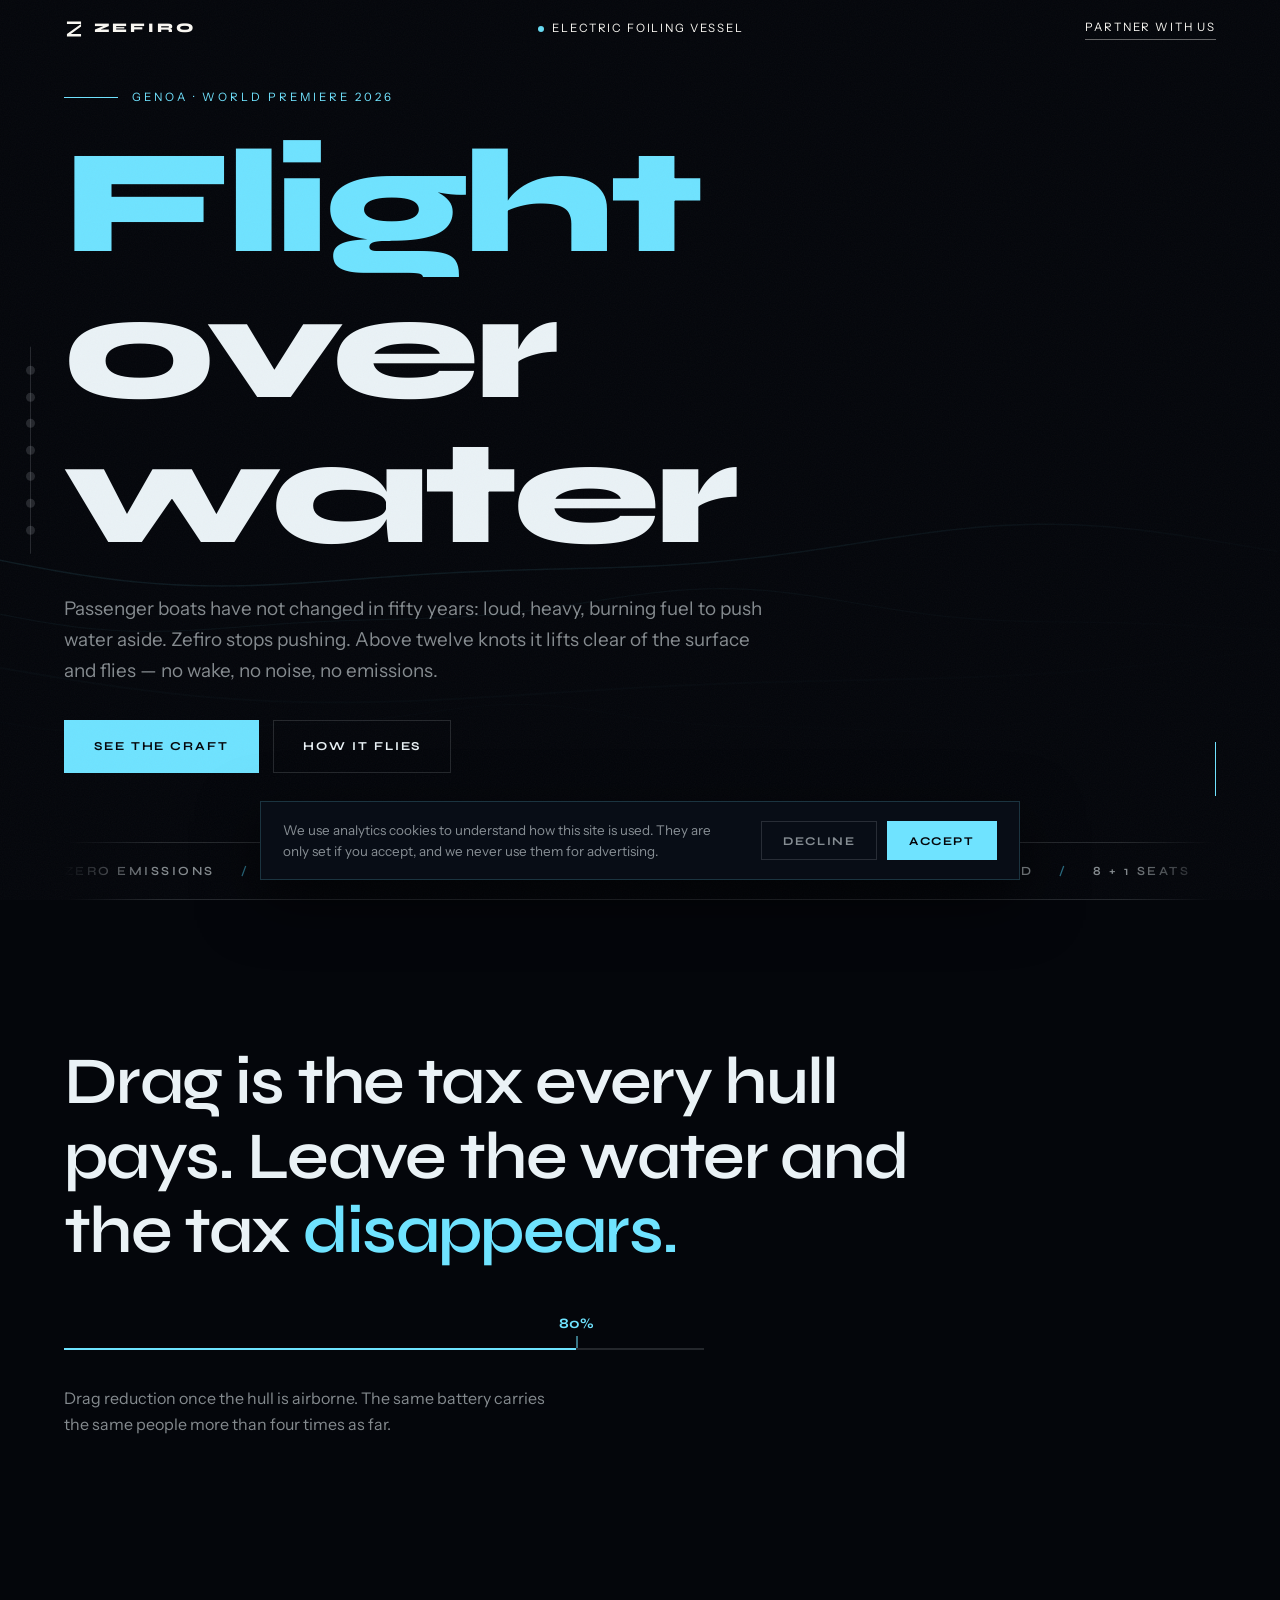
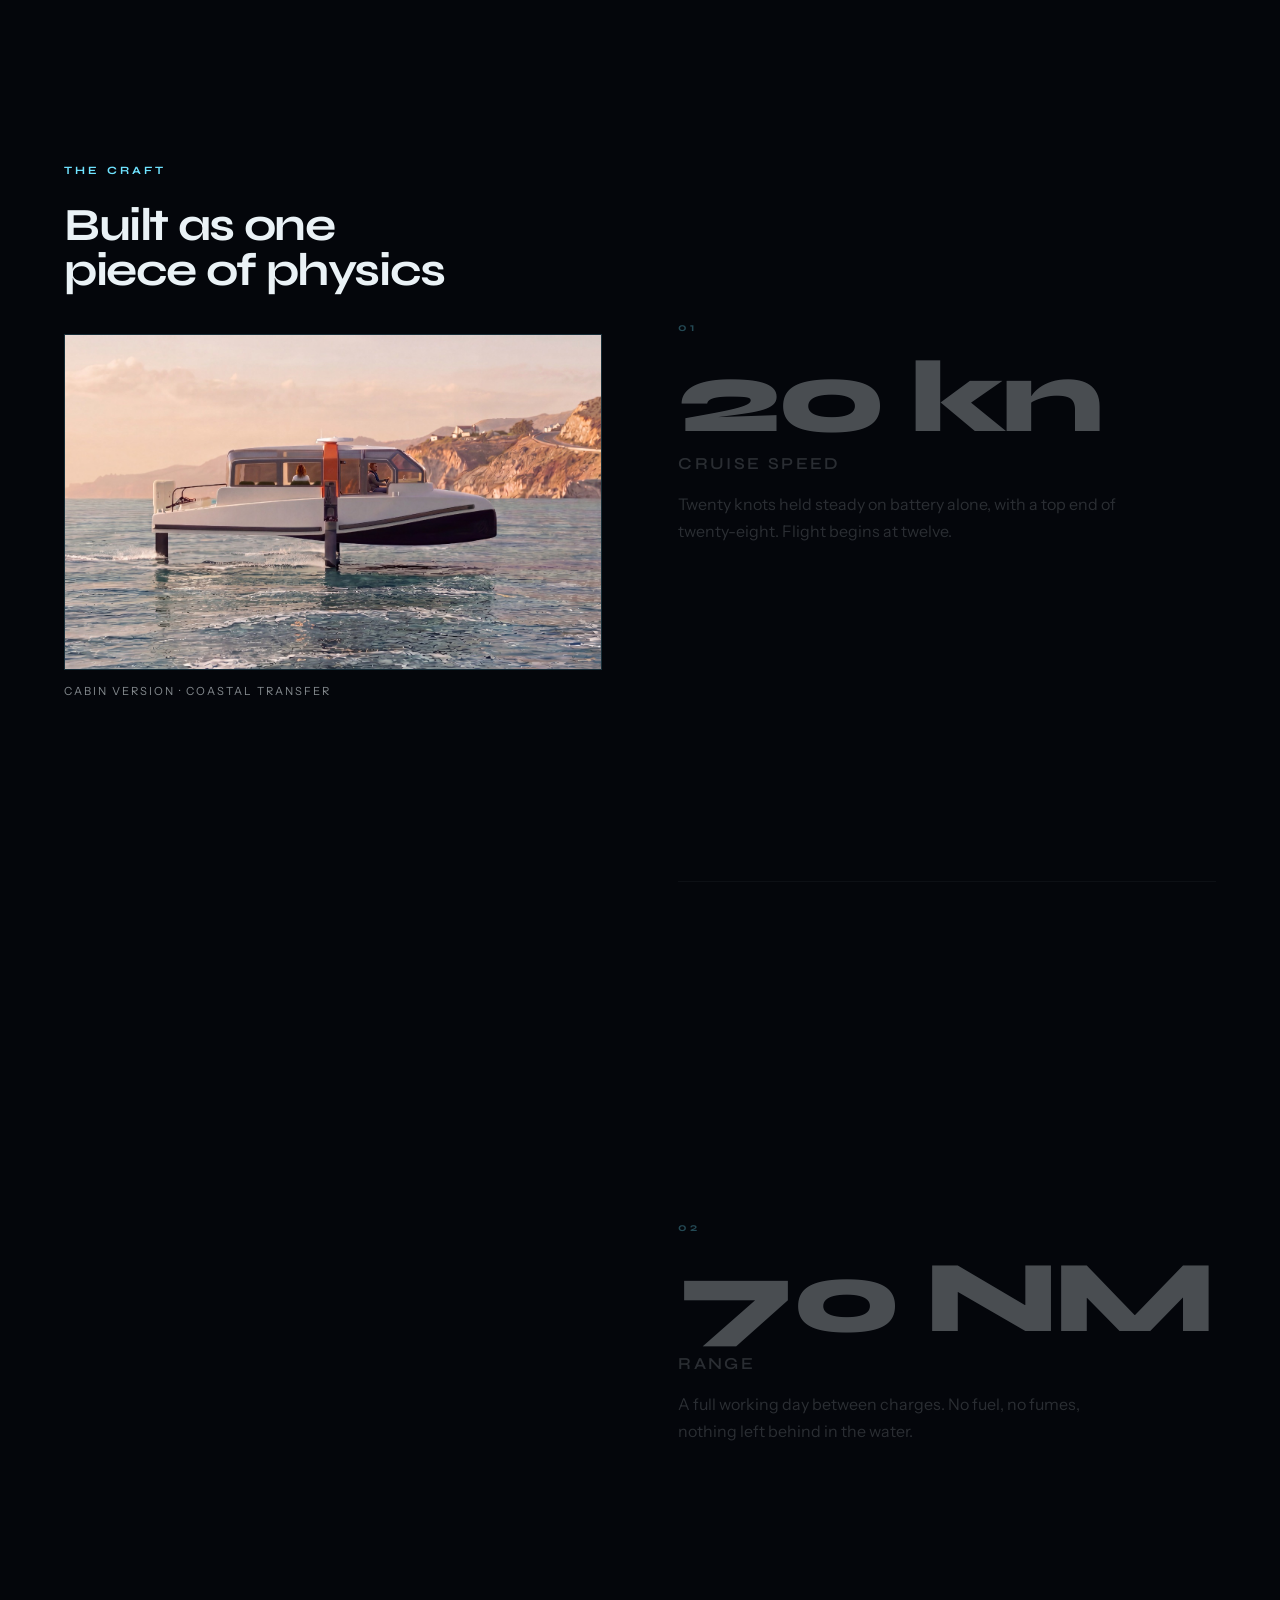
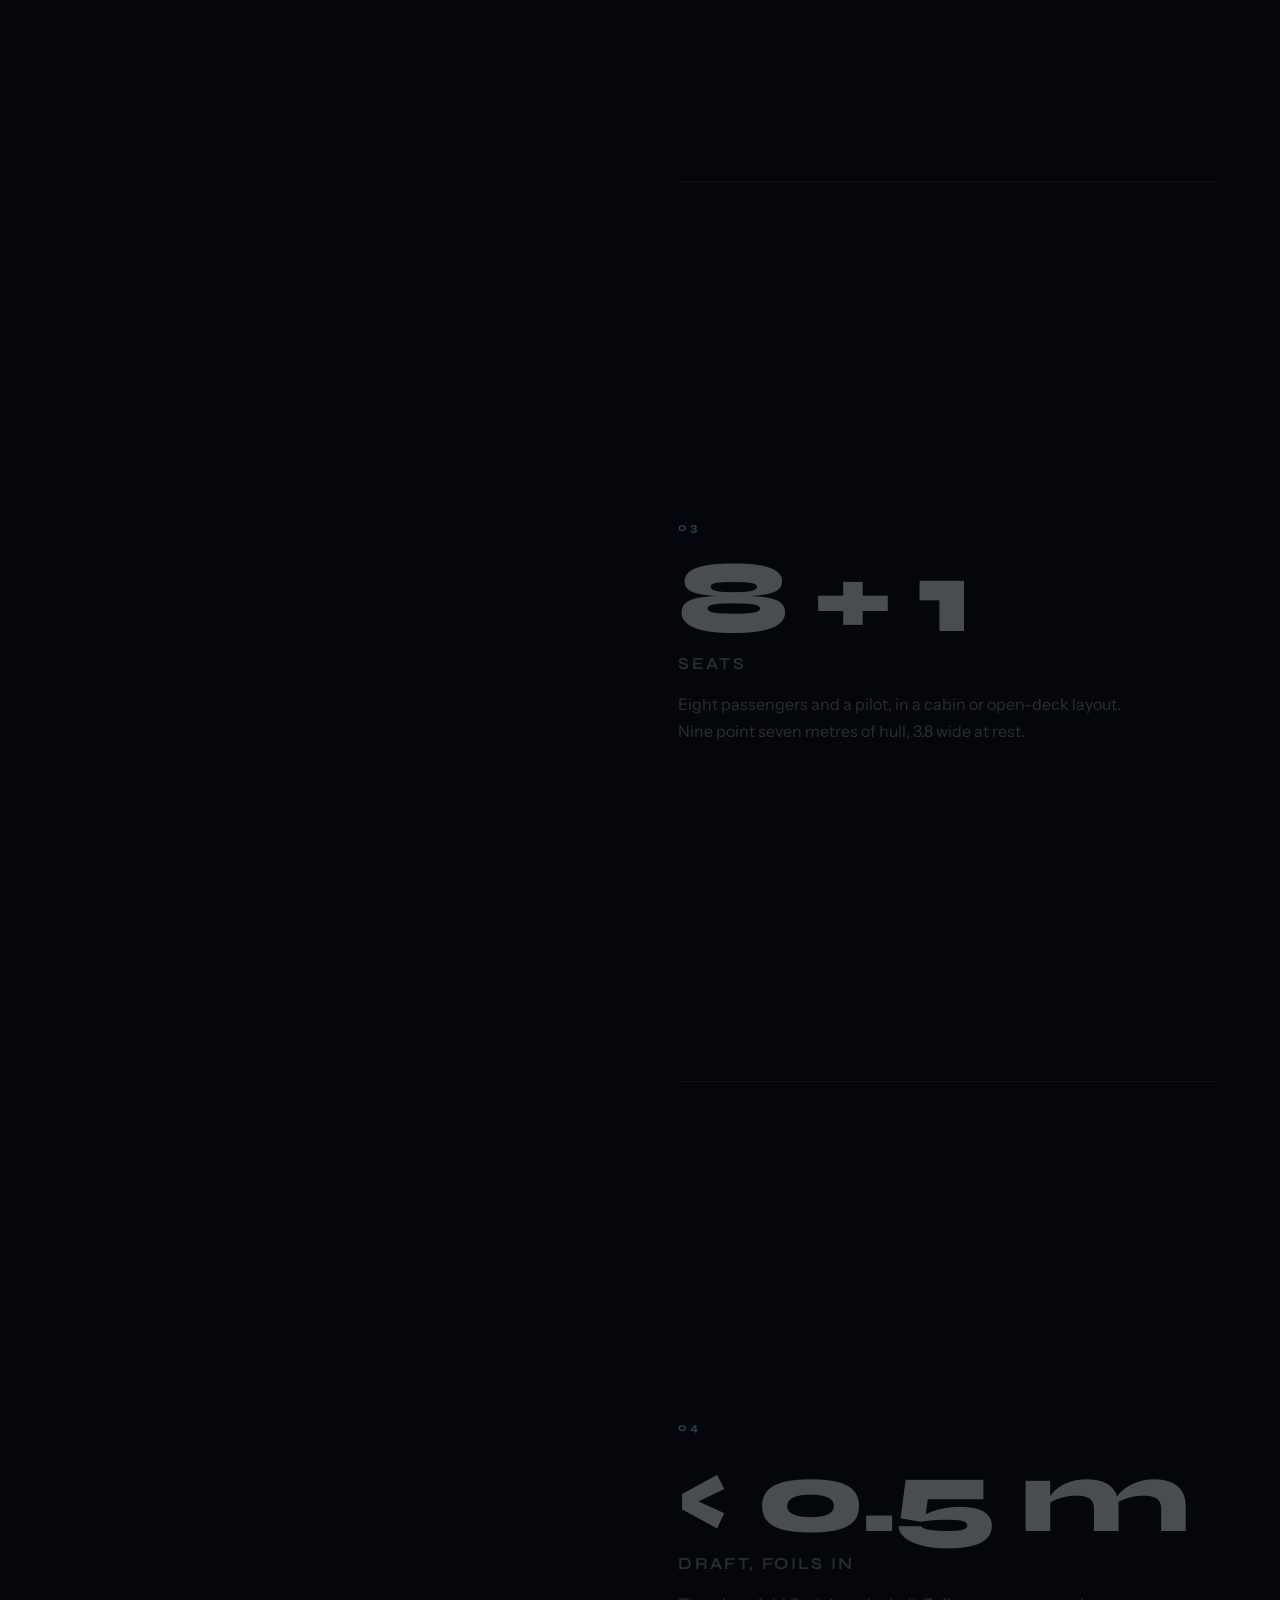
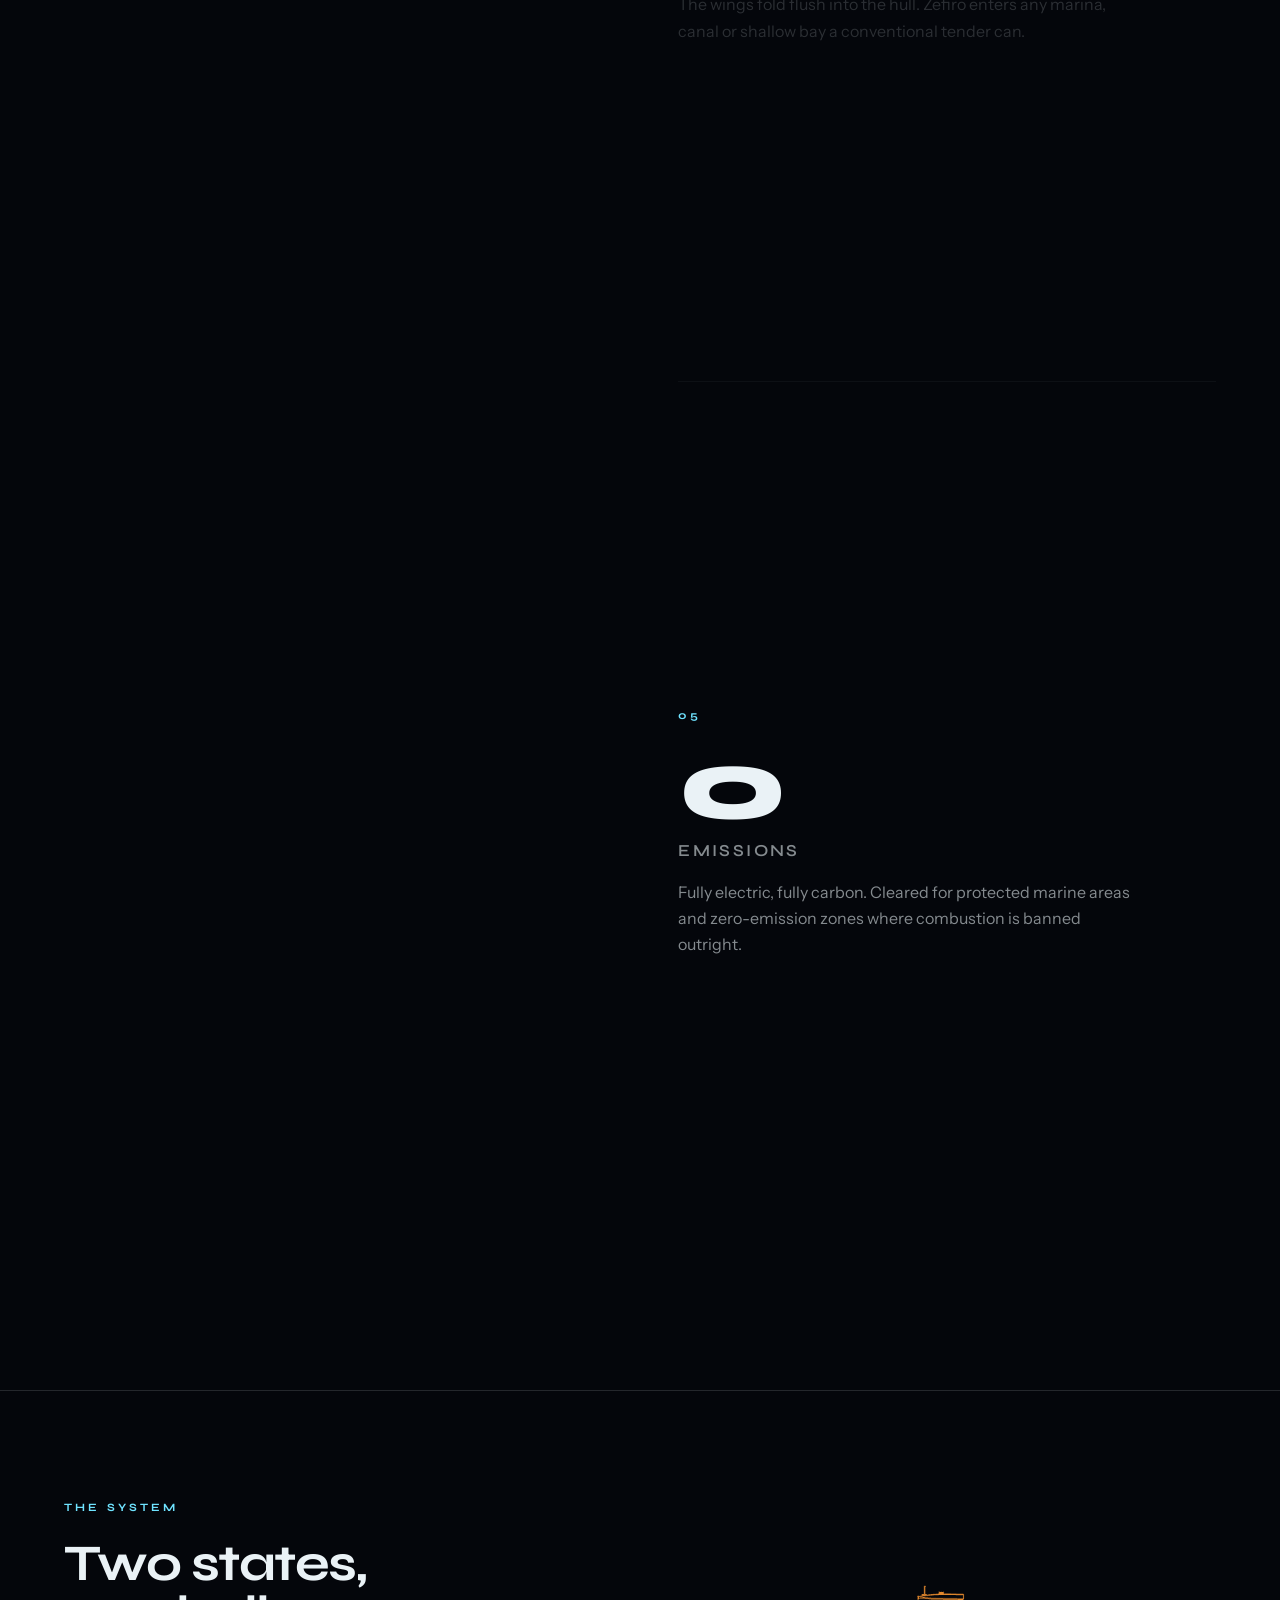
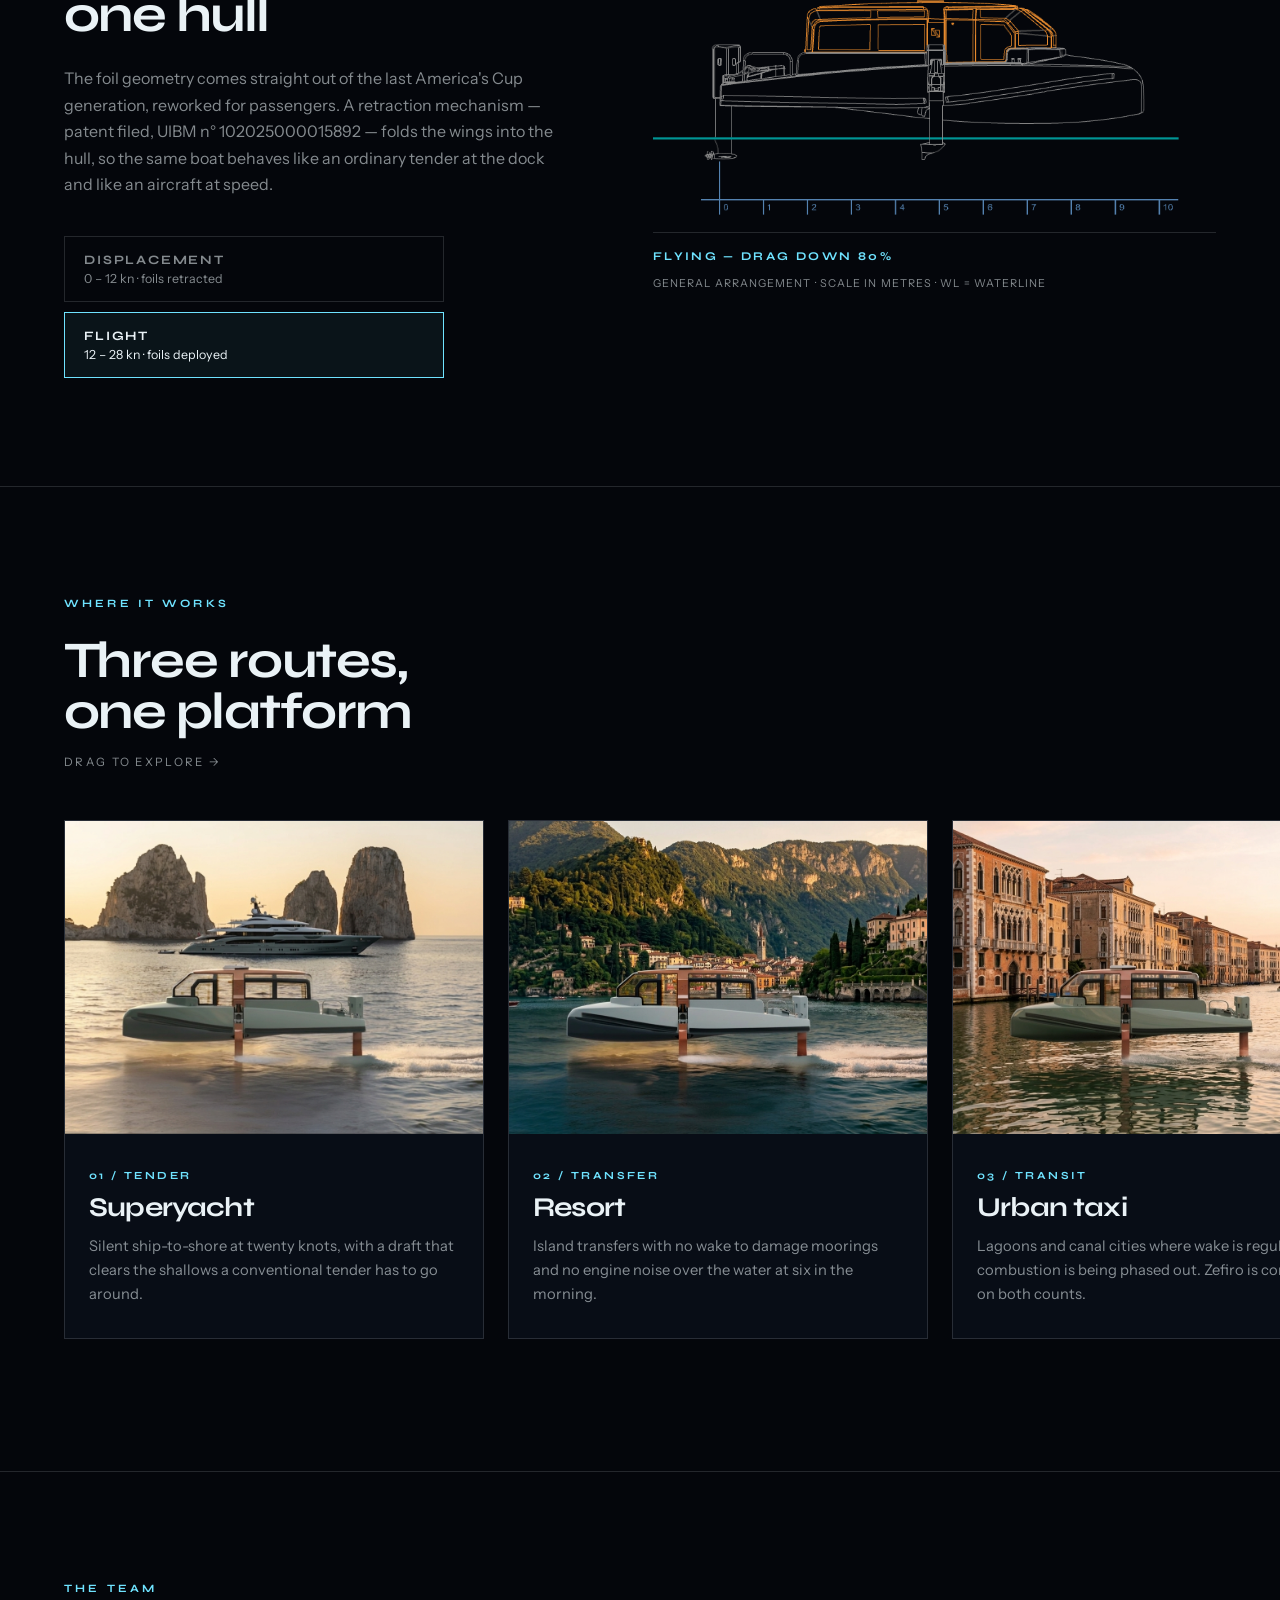
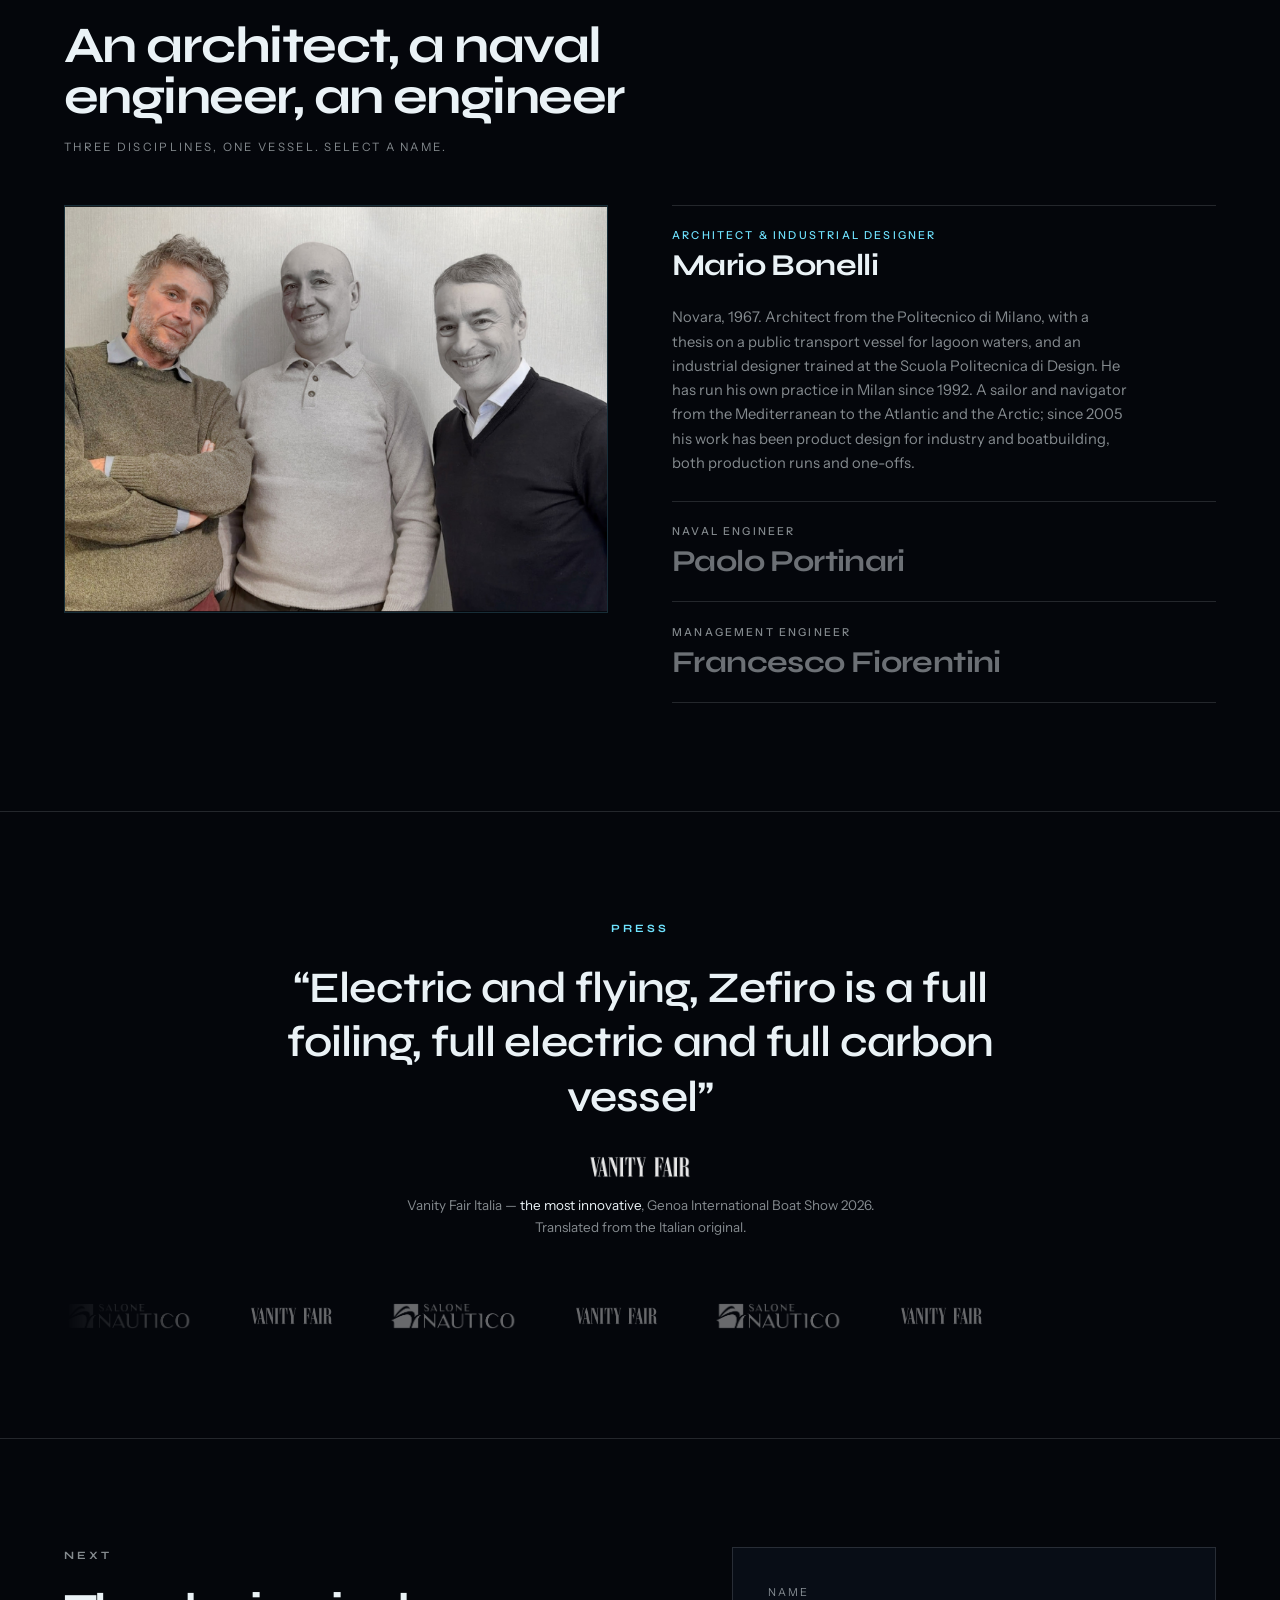
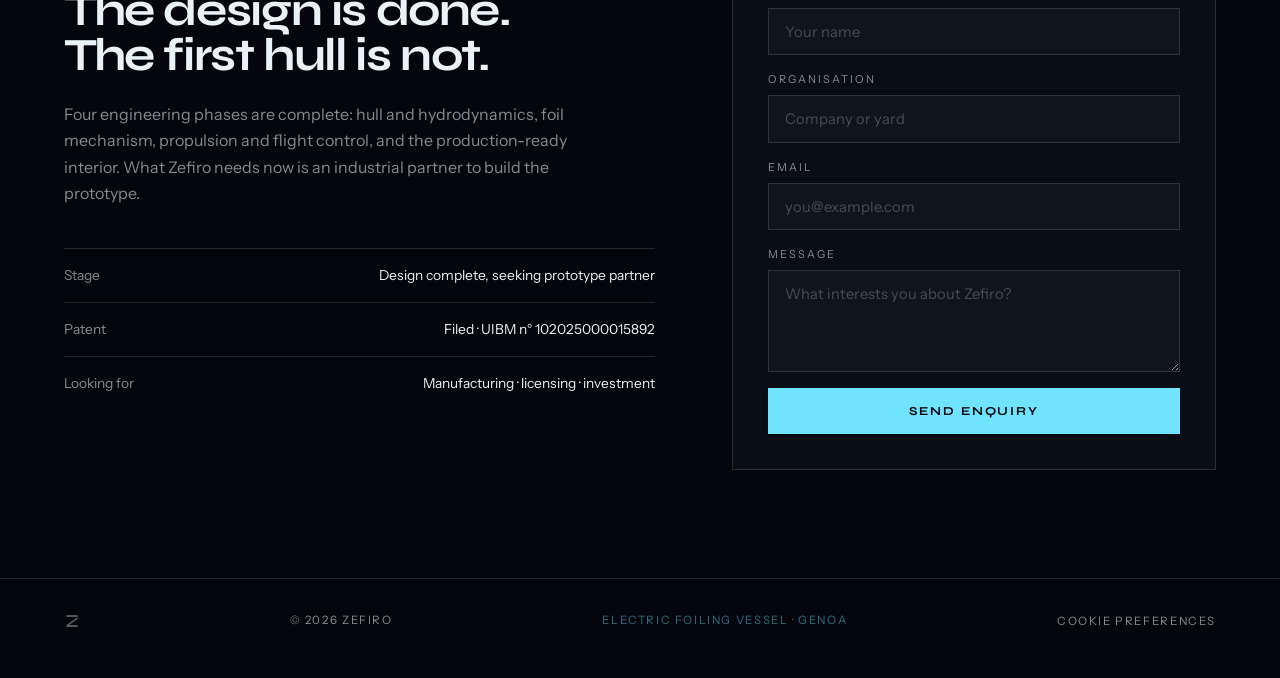
<file: index.htm>
<!doctype html>
<html lang="en">
<head>
<meta charset="utf-8">
<title>ZEFIRO</title>
<meta name="robots" content="noindex">
<link rel="canonical" href="https://www.flyzefiro.com/">
<meta http-equiv="refresh" content="0; url=/index.html">
<script>location.replace('/index.html');</script>
</head>
<body style="background:#04060b;color:#eaf2f6;font-family:system-ui,sans-serif;padding:3rem">
<p>This page has moved. <a href="/index.html" style="color:#6fe3ff">Continue to flyzefiro.com</a>.</p>
</body>
</html>
</file>
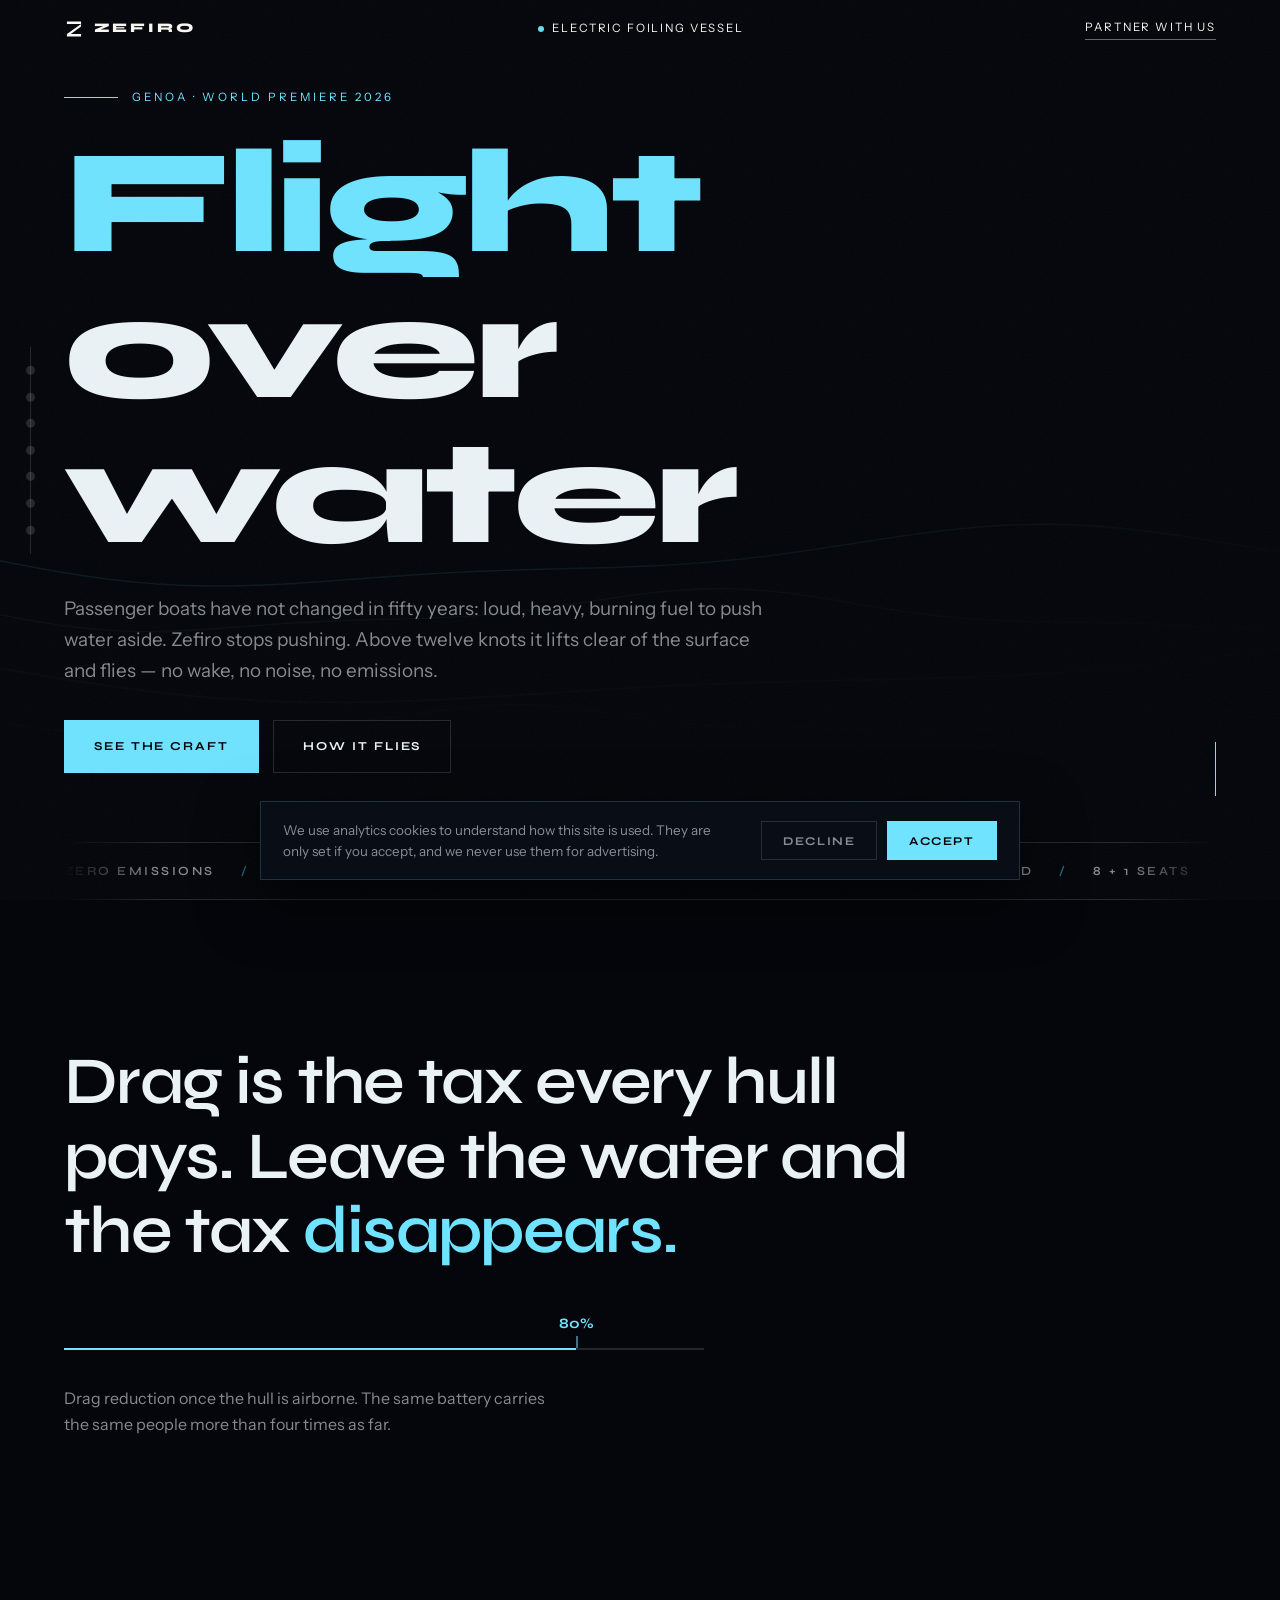
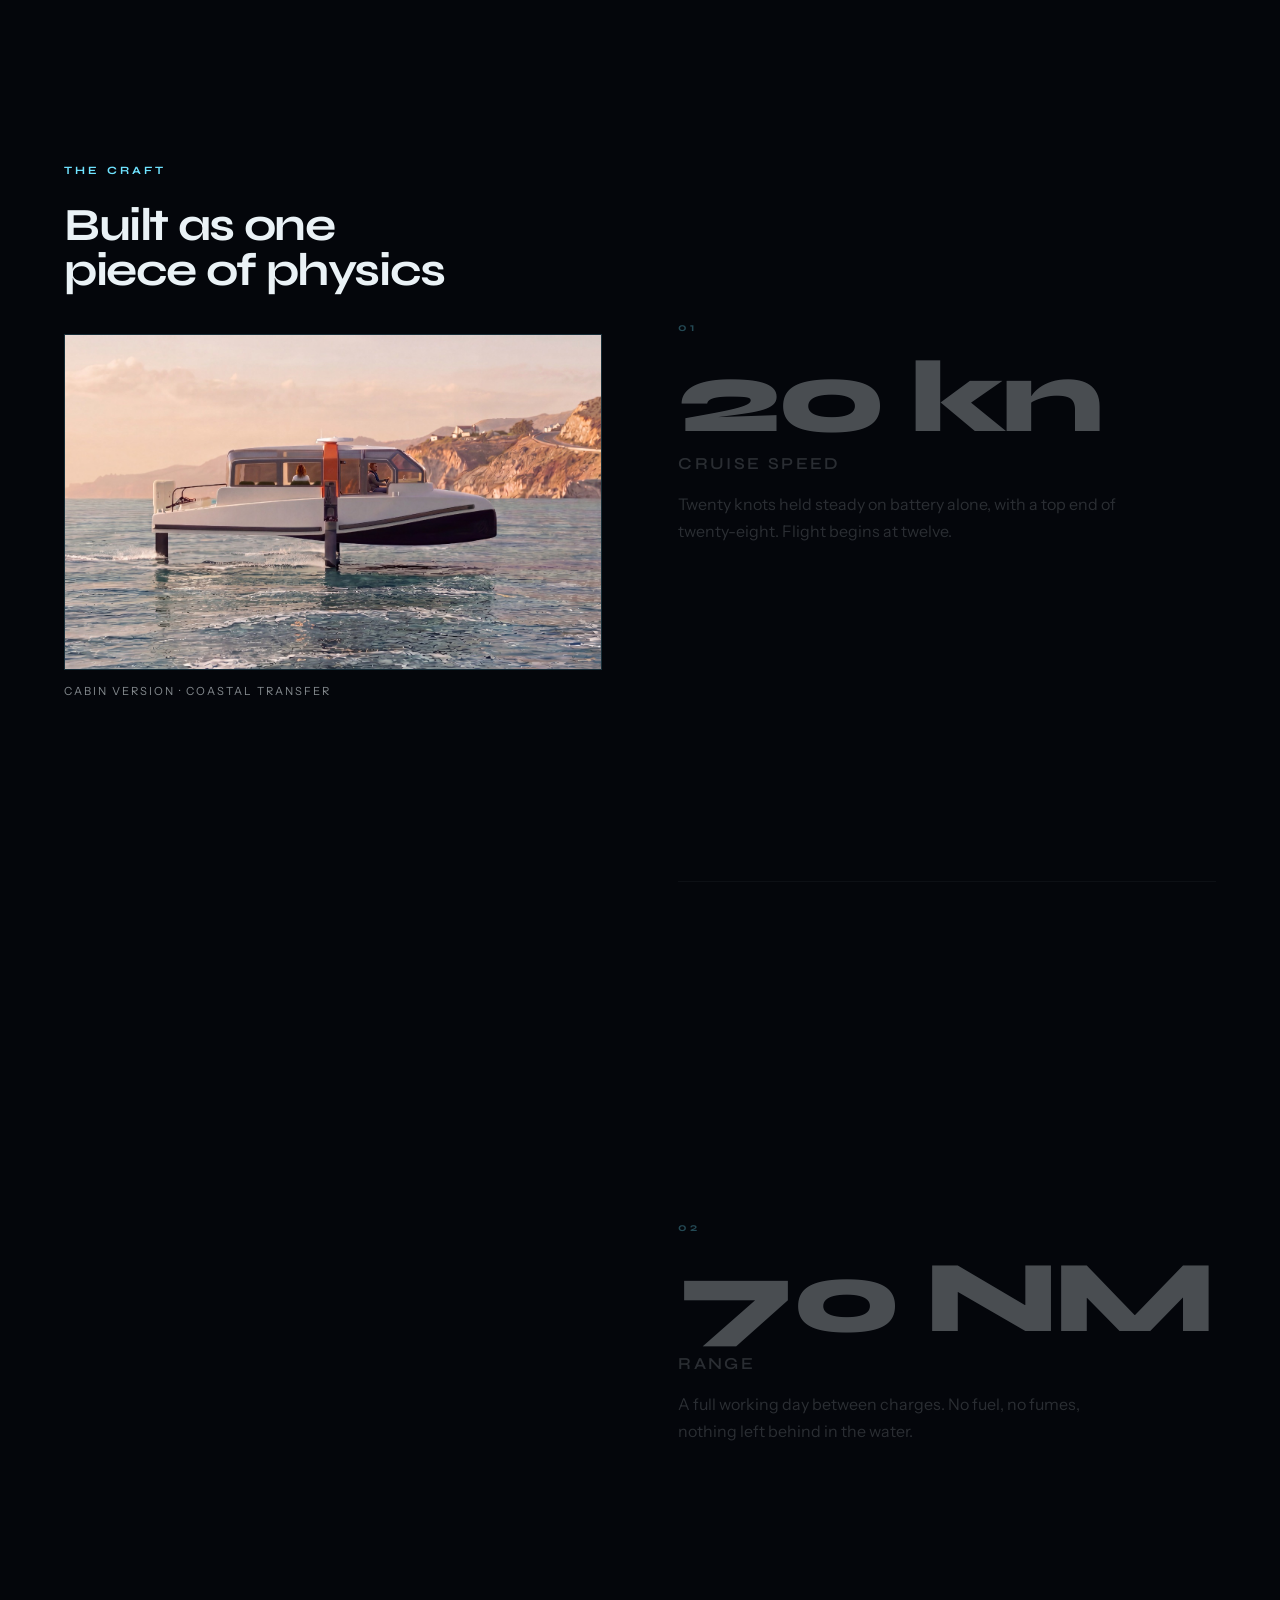
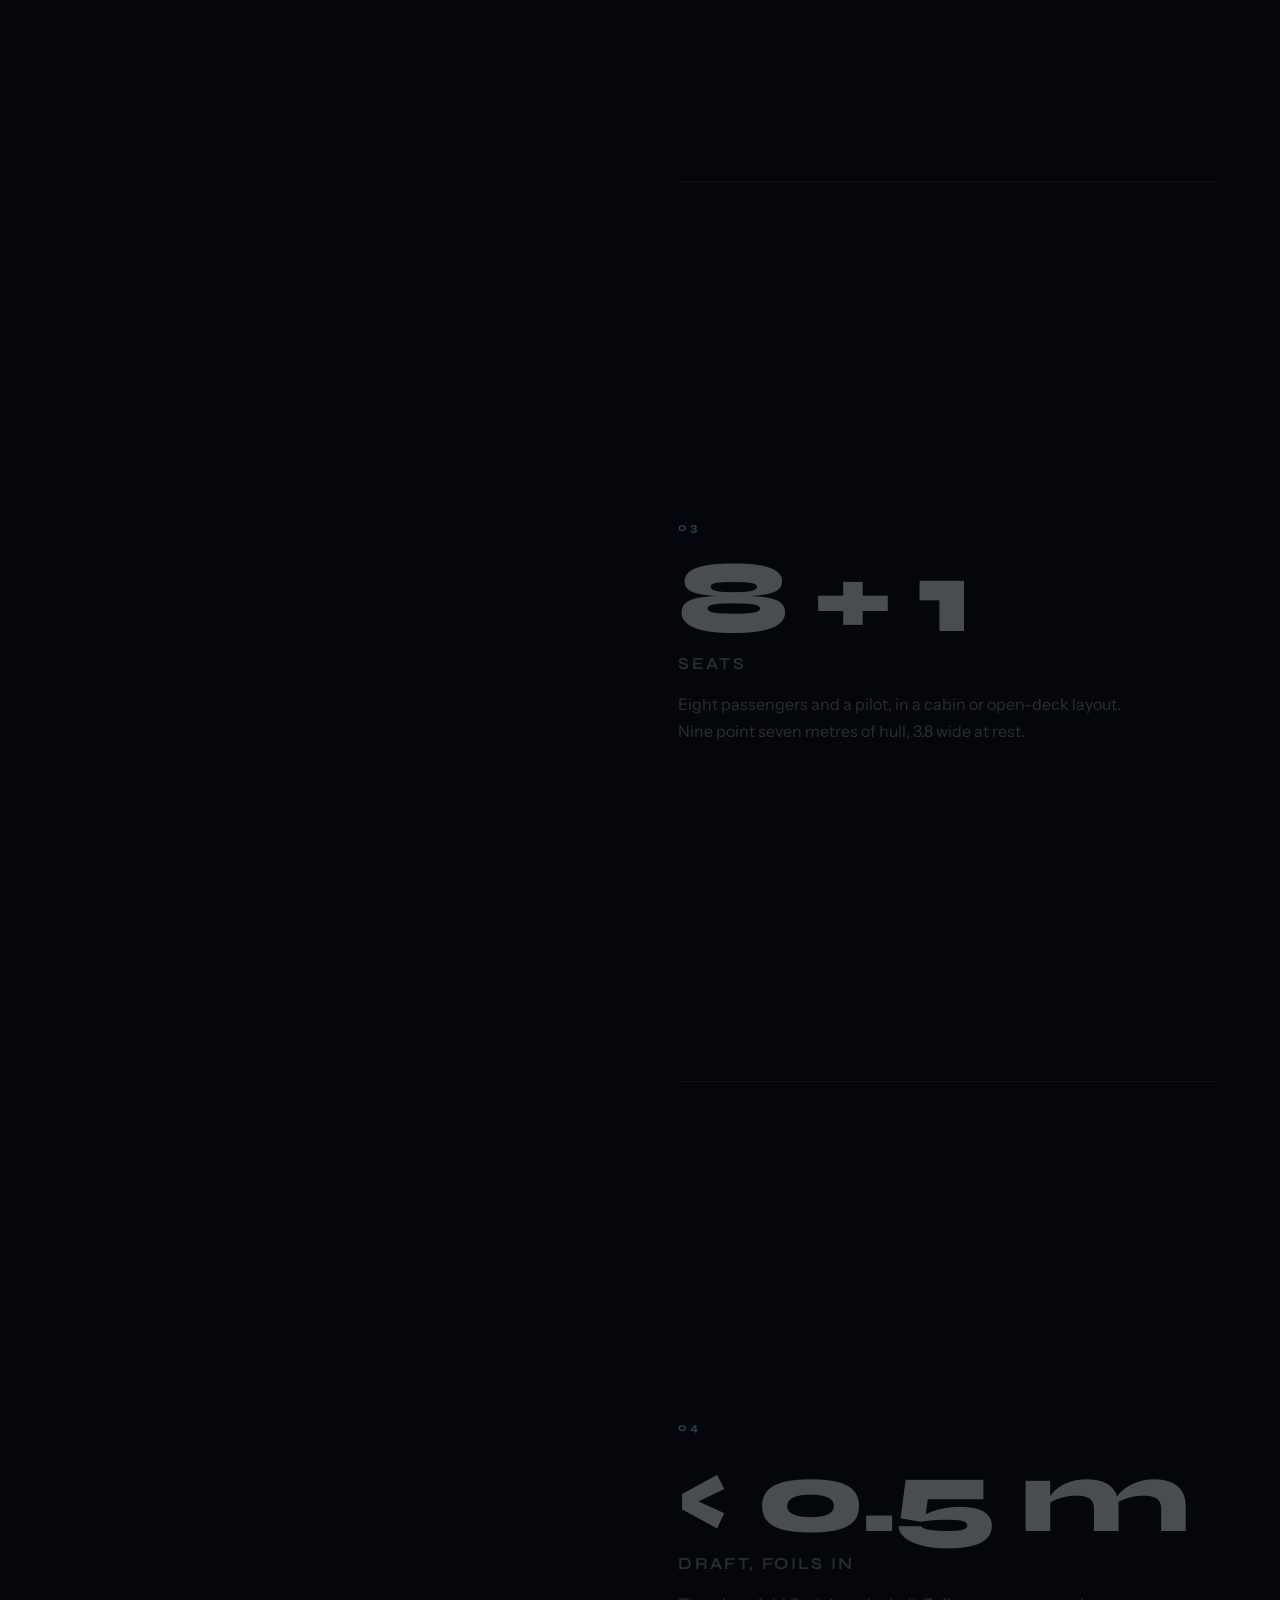
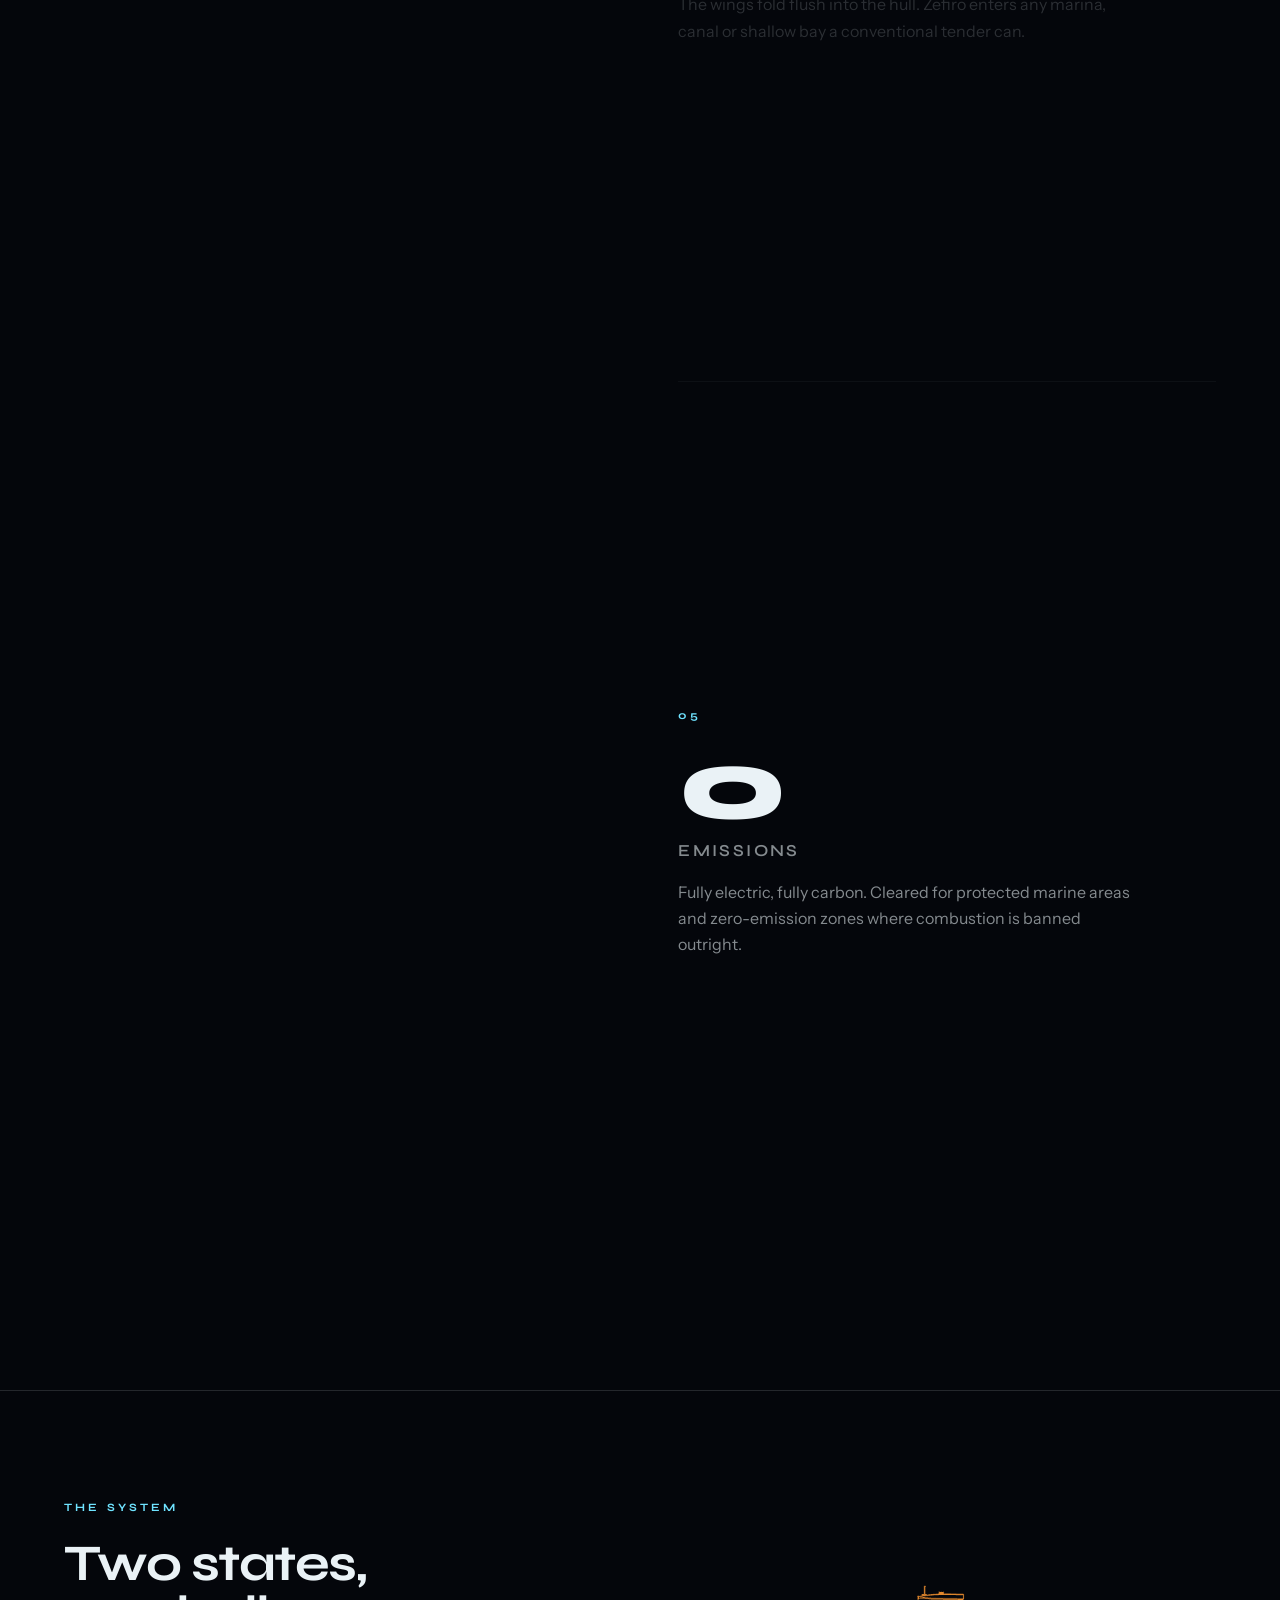
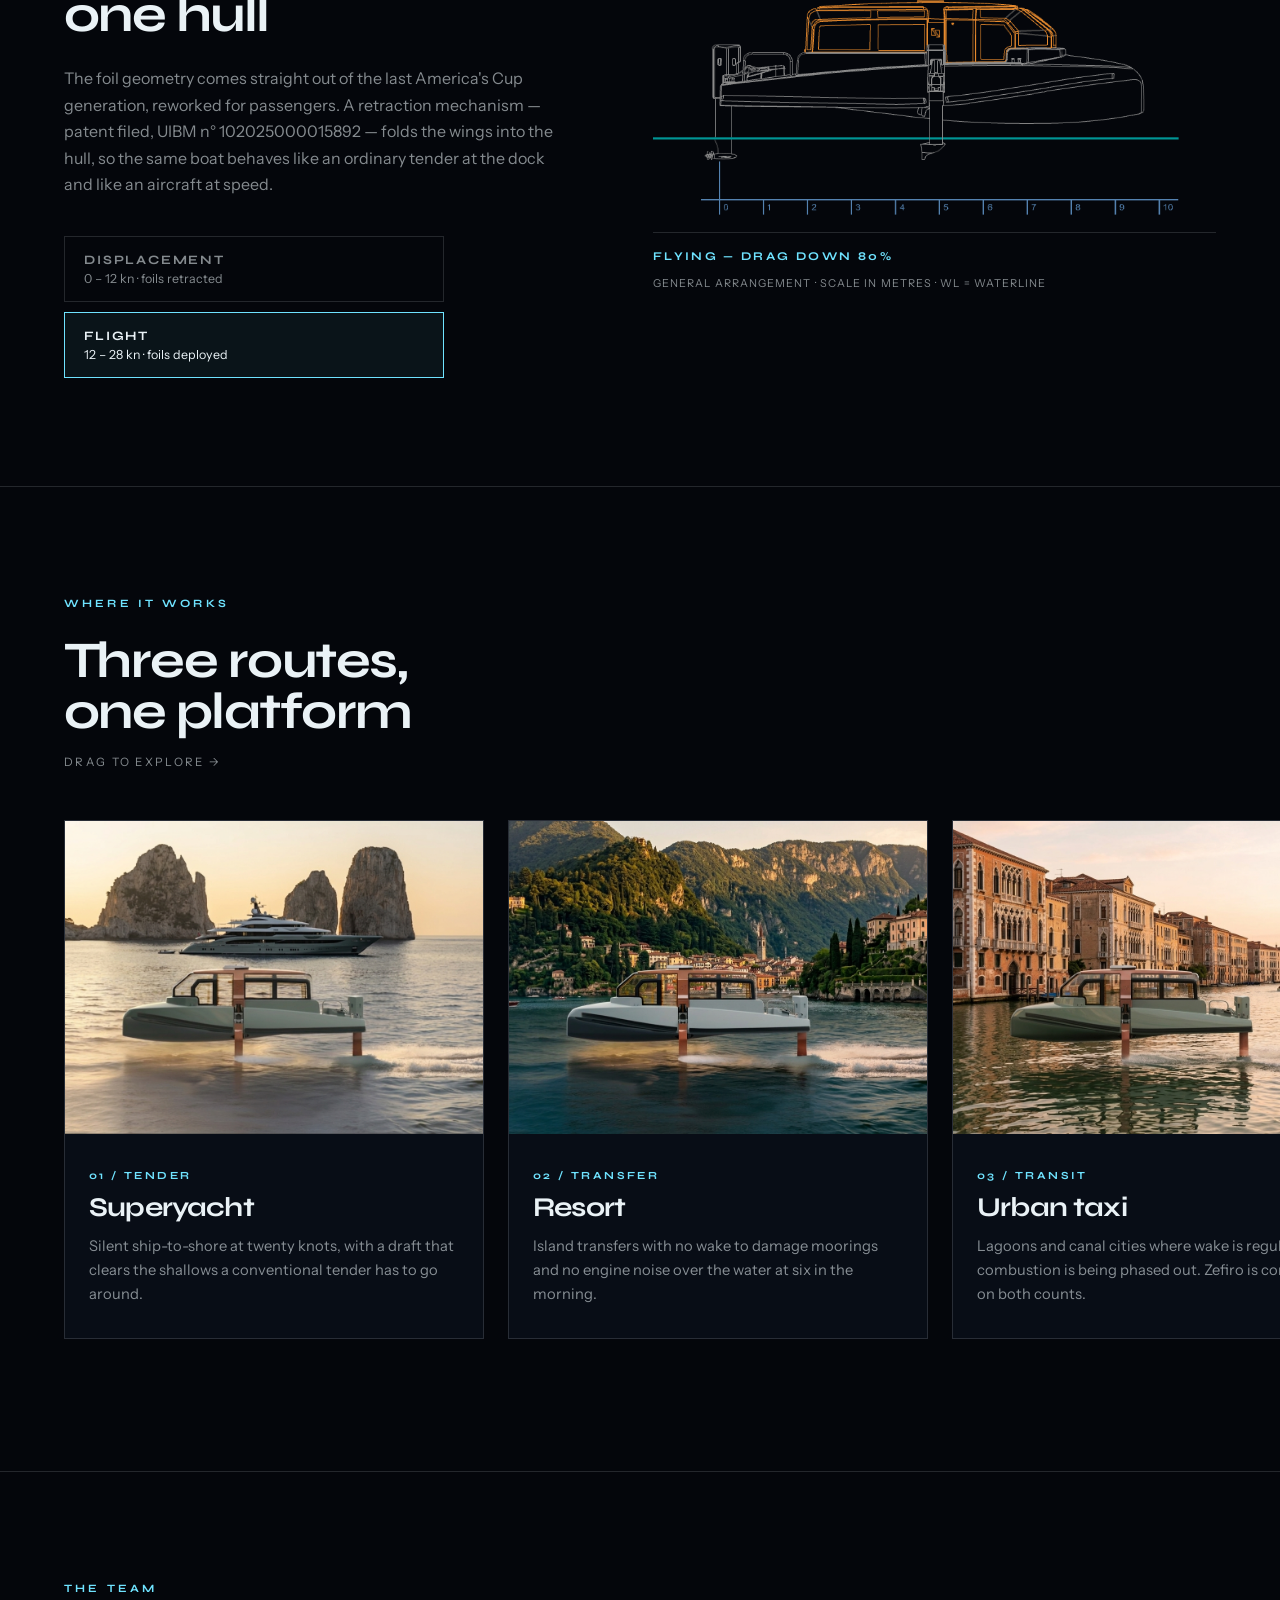
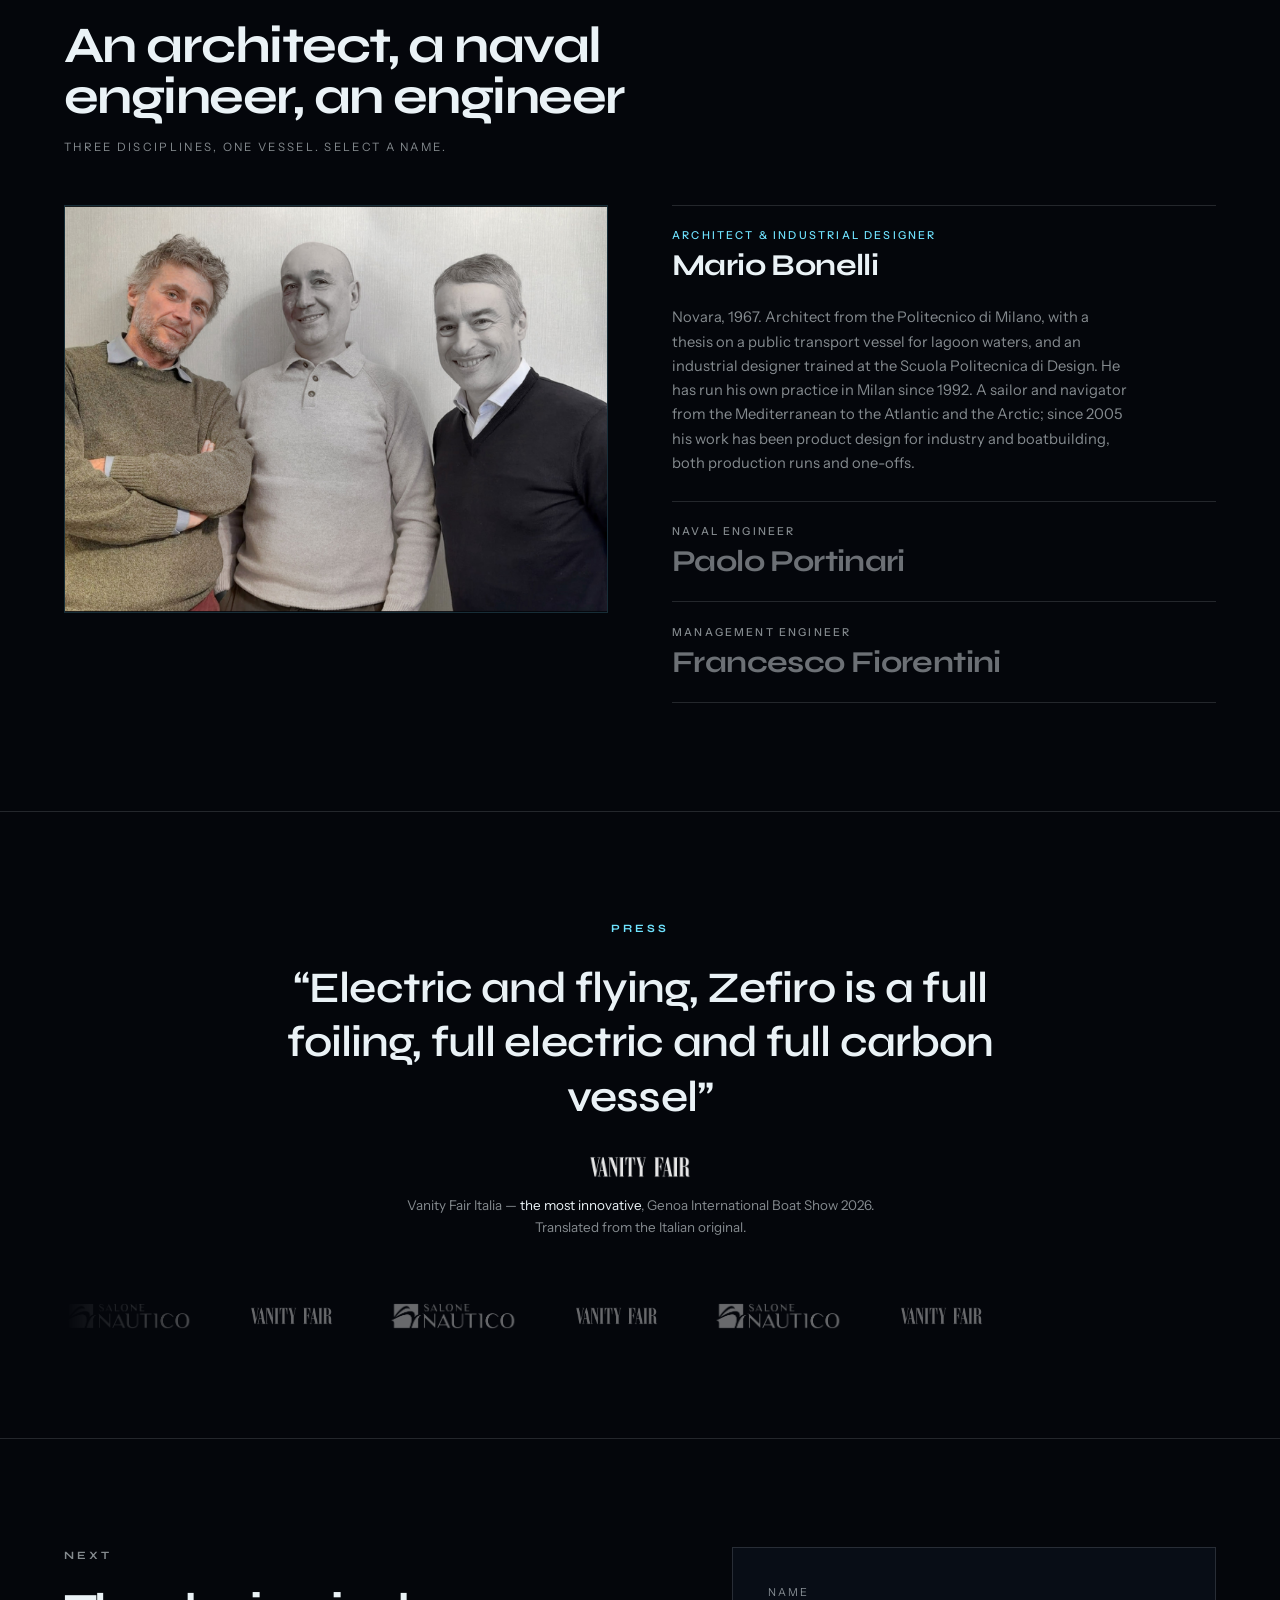
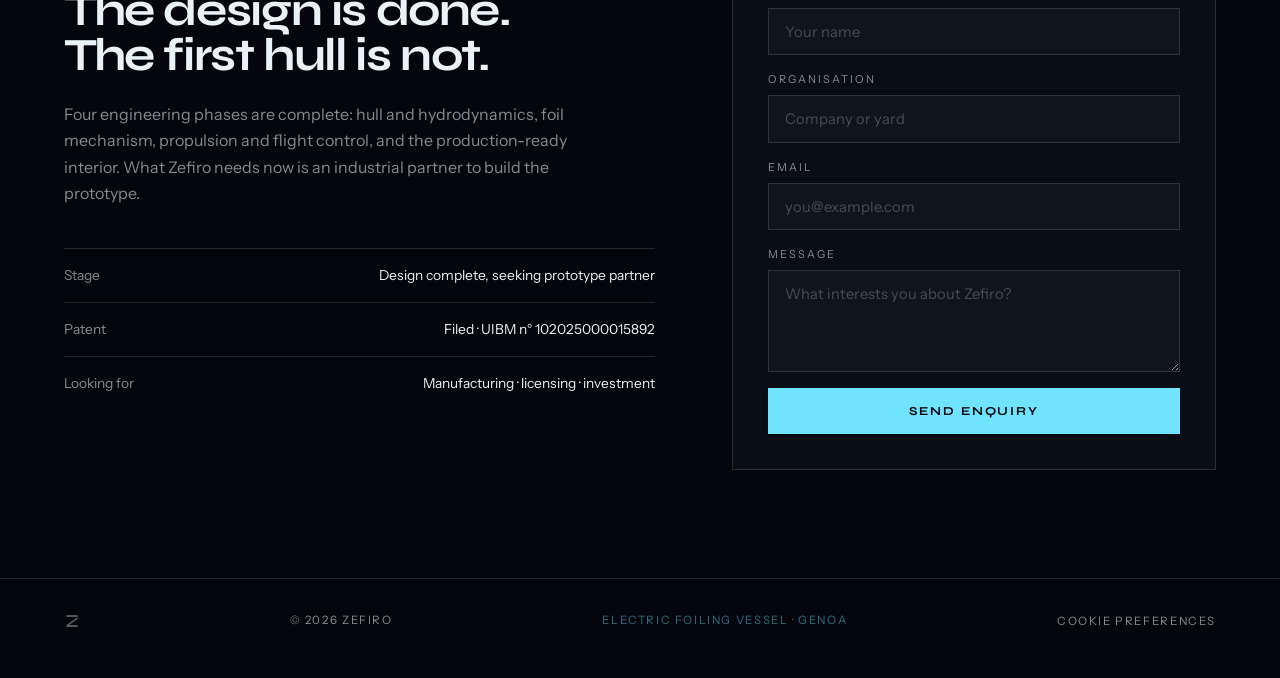
<file: index.html>
<!doctype html>
<html lang="en">
<head>
<meta charset="utf-8">
<meta name="viewport" content="width=device-width, initial-scale=1">
<title>ZEFIRO — Flight over water</title>
<meta name="description" content="Zefiro is an electric foiling vessel: above twelve knots it lifts clear of the water, cutting drag by more than 80% and carrying nine people with no wake, no noise and no emissions.">
<link rel="canonical" href="https://www.flyzefiro.com/">
<link rel="icon" type="image/png" href="assets/logo.png">

<meta property="og:type" content="website">
<meta property="og:site_name" content="Zefiro">
<meta property="og:locale" content="en_GB">
<meta property="og:url" content="https://www.flyzefiro.com/">
<meta property="og:title" content="ZEFIRO — Flight over water">
<meta property="og:description" content="An electric foiling vessel: above twelve knots it lifts clear of the water, cutting drag by more than 80%.">
<meta property="og:image" content="https://www.flyzefiro.com/assets/bg-001.png">
<meta property="og:image:width" content="1584">
<meta property="og:image:height" content="891">
<meta property="og:image:alt" content="Zefiro, an electric foiling vessel, flying above the water">
<meta name="twitter:card" content="summary_large_image">
<meta name="twitter:title" content="ZEFIRO — Flight over water">
<meta name="twitter:description" content="An electric foiling vessel: above twelve knots it lifts clear of the water, cutting drag by more than 80%.">
<meta name="twitter:image" content="https://www.flyzefiro.com/assets/bg-001.png">
<link rel="preconnect" href="https://fonts.googleapis.com">
<link rel="preconnect" href="https://fonts.gstatic.com" crossorigin>
<link href="https://fonts.googleapis.com/css2?family=Syne:wght@400;600;700;800&family=Instrument+Sans:wght@400;500&display=swap" rel="stylesheet">
<link rel="stylesheet" href="styles.css">
</head>
<body>

<div class="grain" aria-hidden="true"></div>

<!-- progress rail -->
<nav class="rail" aria-label="Sections">
  <span class="rail-line"><span class="rail-fill" data-rail-fill></span></span>
  <ul>
    <li><a href="#flight" class="rail-dot" data-rail><span>Flight</span></a></li>
    <li><a href="#craft" class="rail-dot" data-rail><span>Craft</span></a></li>
    <li><a href="#foils" class="rail-dot" data-rail><span>Foils</span></a></li>
    <li><a href="#routes" class="rail-dot" data-rail><span>Routes</span></a></li>
    <li><a href="#team" class="rail-dot" data-rail><span>Team</span></a></li>
    <li><a href="#press" class="rail-dot" data-rail><span>Press</span></a></li>
    <li><a href="#partner" class="rail-dot" data-rail><span>Partner</span></a></li>
  </ul>
</nav>

<header class="topbar">
  <a class="mark" href="#top" aria-label="Zefiro, home">
    <svg viewBox="0 0 34 34" aria-hidden="true"><path d="M5 25.5 29 8.5v4.2L11.6 25.5H29v4.2H5zM5 4.3h24v4.2H5z"/></svg>
    <span>ZEFIRO</span>
  </a>
  <p class="topbar-meta"><span class="pulse"></span> Electric foiling vessel</p>
  <a class="topbar-cta" href="#partner">Partner with us</a>
</header>

<!-- ───────────────────────── HERO ───────────────────────── -->
<section class="hero" id="top">
  <canvas class="hero-canvas" data-waves aria-hidden="true"></canvas>
  <div class="hero-veil" aria-hidden="true"></div>

  <div class="hero-inner">
    <p class="kicker" data-reveal>
      <span class="kicker-rule"></span>Genoa · world premiere 2026
    </p>

    <h1 class="hero-title">
      <span class="line" data-reveal><em>Flight</em></span>
      <span class="line" data-reveal>over water</span>
    </h1>

    <p class="hero-lede" data-reveal>
      Passenger boats have not changed in fifty years: loud, heavy, burning fuel to push
      water aside. Zefiro stops pushing. Above twelve knots it lifts clear of the surface
      and flies — no wake, no noise, no emissions.
    </p>

    <div class="hero-actions" data-reveal>
      <a class="btn" href="#craft"><span>See the craft</span></a>
      <a class="btn btn-ghost" href="#foils"><span>How it flies</span></a>
    </div>
  </div>

  <div class="hero-ticker" aria-hidden="true">
    <div class="hero-ticker-track">
      <span>Zero emissions</span><i>/</i><span>70 NM range</span><i>/</i><span>20 knots cruise</span><i>/</i>
      <span>Retractable foils</span><i>/</i><span>Patent filed</span><i>/</i><span>8 + 1 seats</span><i>/</i>
      <span>Zero emissions</span><i>/</i><span>70 NM range</span><i>/</i><span>20 knots cruise</span><i>/</i>
      <span>Retractable foils</span><i>/</i><span>Patent filed</span><i>/</i><span>8 + 1 seats</span><i>/</i>
    </div>
  </div>

  <a class="hero-scroll" href="#flight" aria-label="Scroll down"><span></span></a>
</section>

<!-- ───────────────────────── MANIFESTO ───────────────────────── -->
<section class="manifesto" id="flight">
  <p class="statement">
    <span data-word>Drag</span> <span data-word>is</span> <span data-word>the</span>
    <span data-word>tax</span> <span data-word>every</span> <span data-word>hull</span>
    <span data-word>pays.</span> <span data-word>Leave</span> <span data-word>the</span>
    <span data-word>water</span> <span data-word>and</span> <span data-word>the</span>
    <span data-word>tax</span> <span data-word class="hi">disappears.</span>
  </p>

  <div class="delta" data-reveal>
    <div class="delta-bar">
      <span class="delta-fill" data-delta></span>
      <span class="delta-tick" style="left:80%"><i></i>80%</span>
    </div>
    <p class="delta-note">Drag reduction once the hull is airborne. The same battery
      carries the same people more than four times as far.</p>
  </div>
</section>

<!-- ───────────────────────── CRAFT / SPECS ───────────────────────── -->
<section class="craft" id="craft">
  <div class="craft-sticky">
    <p class="eyebrow">The craft</p>
    <h2 class="craft-head">Built as one<br>piece of physics</h2>
    <figure class="craft-shot">
      <img src="assets/press-01.jpg" alt="Zefiro foiling with passengers aboard" data-craft-img>
      <figcaption data-craft-cap>Open deck · in flight</figcaption>
    </figure>
  </div>

  <ol class="specs">
    <li class="spec" data-spec data-img="assets/press-01.jpg" data-cap="Open deck · in flight">
      <span class="spec-no">01</span>
      <p class="spec-value"><span data-count="20" data-suffix=" kn">0 kn</span></p>
      <h3>Cruise speed</h3>
      <p class="spec-body">Twenty knots held steady on battery alone, with a top end of
        twenty-eight. Flight begins at twelve.</p>
    </li>

    <li class="spec" data-spec data-img="assets/press-02.jpg" data-cap="Foils deployed · stern quarter">
      <span class="spec-no">02</span>
      <p class="spec-value"><span data-count="70" data-suffix=" NM">0 NM</span></p>
      <h3>Range</h3>
      <p class="spec-body">A full working day between charges. No fuel, no fumes, nothing
        left behind in the water.</p>
    </li>

    <li class="spec" data-spec data-img="assets/above-in.png" data-fit="contain" data-cap="Interior · top view">
      <span class="spec-no">03</span>
      <p class="spec-value"><span data-count="8" data-suffix=" + 1">0 + 1</span></p>
      <h3>Seats</h3>
      <p class="spec-body">Eight passengers and a pilot, in a cabin or open-deck layout.
        Nine point seven metres of hull, 3.8 wide at rest.</p>
    </li>

    <li class="spec" data-spec data-img="assets/side-close.png" data-fit="contain" data-cap="Side view · foils retracted">
      <span class="spec-no">04</span>
      <p class="spec-value"><span data-count="0.5" data-prefix="&lt; " data-suffix=" m" data-decimals="1">&lt; 0.0 m</span></p>
      <h3>Draft, foils in</h3>
      <p class="spec-body">The wings fold flush into the hull. Zefiro enters any marina,
        canal or shallow bay a conventional tender can.</p>
    </li>

    <li class="spec" data-spec data-img="assets/press-03.jpg" data-cap="Cabin version · coastal transfer">
      <span class="spec-no">05</span>
      <p class="spec-value"><span data-count="0" data-suffix="">0</span></p>
      <h3>Emissions</h3>
      <p class="spec-body">Fully electric, fully carbon. Cleared for protected marine areas
        and zero-emission zones where combustion is banned outright.</p>
    </li>
  </ol>
</section>

<!-- ───────────────────────── FOIL SYSTEM ───────────────────────── -->
<section class="foils" id="foils">
  <div class="foils-copy">
    <p class="eyebrow">The system</p>
    <h2 class="foils-head">Two states,<br>one hull</h2>
    <p class="foils-body">The foil geometry comes straight out of the last America's Cup
      generation, reworked for passengers. A retraction mechanism — patent filed,
      UIBM n° 102025000015892 — folds the wings into the hull, so the same boat behaves
      like an ordinary tender at the dock and like an aircraft at speed.</p>

    <div class="states" role="tablist" aria-label="Foil states">
      <button class="state is-on" role="tab" aria-selected="true" data-state="0">
        <span class="state-k">Displacement</span>
        <span class="state-v">0 – 12 kn · foils retracted</span>
      </button>
      <button class="state" role="tab" aria-selected="false" data-state="1">
        <span class="state-k">Flight</span>
        <span class="state-v">12 – 28 kn · foils deployed</span>
      </button>
    </div>
  </div>

  <div class="foils-stage" data-stage>
    <figure class="blueprint">
      <div class="bp-frame">
        <img src="assets/side-close-aligned.png" alt="Zefiro in side view with the foils folded into the hull" class="bp bp-down">
        <img src="assets/side-open.png"  alt="Zefiro in side view with the foils lowered and the hull clear of the water" class="bp bp-up">
      </div>
      <figcaption class="bp-cap">
        <span class="bp-state" data-rig-tag>Hull in the water</span>
        <span class="bp-scale">General arrangement · scale in metres · WL = waterline</span>
      </figcaption>
    </figure>
  </div>

</section>

<!-- ───────────────────────── ROUTES ───────────────────────── -->
<section class="routes" id="routes">
  <header class="routes-head">
    <p class="eyebrow">Where it works</p>
    <h2>Three routes,<br>one platform</h2>
    <p class="routes-note">Drag to explore →</p>
  </header>

  <div class="rail-scroll" data-drag>
    <article class="route">
      <img src="assets/app-yacht.png" alt="Zefiro as a superyacht tender">
      <div class="route-body">
        <span class="route-no">01 / Tender</span>
        <h3>Superyacht</h3>
        <p>Silent ship-to-shore at twenty knots, with a draft that clears the shallows
          a conventional tender has to go around.</p>
      </div>
    </article>

    <article class="route">
      <img src="assets/app-resort.png" alt="Zefiro on a resort transfer">
      <div class="route-body">
        <span class="route-no">02 / Transfer</span>
        <h3>Resort</h3>
        <p>Island transfers with no wake to damage moorings and no engine noise over
          the water at six in the morning.</p>
      </div>
    </article>

    <article class="route">
      <img src="assets/app-taxi.png" alt="Zefiro as an urban water taxi">
      <div class="route-body">
        <span class="route-no">03 / Transit</span>
        <h3>Urban taxi</h3>
        <p>Lagoons and canal cities where wake is regulated and combustion is being
          phased out. Zefiro is compliant on both counts.</p>
      </div>
    </article>
  </div>
</section>

<!-- ───────────────────────── TEAM ───────────────────────── -->
<section class="team" id="team">
  <header class="team-head">
    <p class="eyebrow">The team</p>
    <h2>An architect, a naval<br>engineer, an engineer</h2>
    <p class="team-note">Three disciplines, one vessel. Select a name.</p>
  </header>

  <div class="team-body">
    <figure class="team-shot">
      <img src="assets/team-mario.png" alt="The three founders of Zefiro" data-team-img>
    </figure>

    <ol class="team-list">
      <li class="member is-on" data-member data-img="assets/team-mario.png">
        <button type="button" class="member-btn">
          <span class="member-role">Architect &amp; industrial designer</span>
          <span class="member-name">Mario Bonelli</span>
        </button>
        <p class="member-bio"><span>Novara, 1967. Architect from the Politecnico di Milano, with a
          thesis on a public transport vessel for lagoon waters, and an industrial designer
          trained at the Scuola Politecnica di Design. He has run his own practice in Milan
          since 1992. A sailor and navigator from the Mediterranean to the Atlantic and the
          Arctic; since 2005 his work has been product design for industry and boatbuilding,
          both production runs and one-offs.</span></p>
      </li>

      <li class="member" data-member data-img="assets/team-paolo.png">
        <button type="button" class="member-btn">
          <span class="member-role">Naval engineer</span>
          <span class="member-name">Paolo Portinari</span>
        </button>
        <p class="member-bio"><span>Milan, 1973. Yacht design, computational fluid dynamics and the
          engineering of composite structures. Thirty years taking complex objects from the
          first sketch through to production, on sailing and motor boats that have won awards
          for both design and engineering. At sea he has been helmsman, trimmer, tactician and
          skipper, from monohulls to ocean-going multihulls.</span></p>
      </li>

      <li class="member" data-member data-img="assets/team-francesco.png">
        <button type="button" class="member-btn">
          <span class="member-role">Management engineer</span>
          <span class="member-name">Francesco Fiorentini</span>
        </button>
        <p class="member-bio"><span>Born 1964, engineer from the Politecnico di Milano. He started at
          the CNR when artificial intelligence was still science fiction, worked in Germany and
          Austria, and joined the Cannon Group in 1995 building industrial machinery. He has
          stayed hands-on with technology ever since, and treats innovation as an adventure
          that does not finish.</span></p>
      </li>
    </ol>
  </div>
</section>

<!-- ───────────────────────── PRESS ───────────────────────── -->
<section class="press" id="press">
  <p class="eyebrow">Press</p>
  <blockquote class="quote" data-reveal>
    “Electric and flying, Zefiro is a full foiling, full electric and full carbon vessel”
  </blockquote>
  <p class="quote-src" data-reveal>
    <img src="assets/logo-vanityfair.png" alt="Vanity Fair Italia" class="quote-logo">
    <span>Vanity Fair Italia — <em>the most innovative</em>, Genoa International Boat Show 2026.
    Translated from the Italian original.</span>
  </p>

  <div class="logos" aria-hidden="true">
    <div class="logos-track">
      <img src="assets/logo-Salone-Nautico-orizz.png" alt="" class="lg-salone">
      <img src="assets/logo-vanityfair.png" alt="" class="lg-vf">
      <img src="assets/logo-Salone-Nautico-orizz.png" alt="" class="lg-salone">
      <img src="assets/logo-vanityfair.png" alt="" class="lg-vf">
      <img src="assets/logo-Salone-Nautico-orizz.png" alt="" class="lg-salone">
      <img src="assets/logo-vanityfair.png" alt="" class="lg-vf">
    </div>
  </div>
</section>

<!-- ───────────────────────── PARTNER ───────────────────────── -->
<section class="partner" id="partner">
  <div class="partner-copy">
    <p class="eyebrow">Next</p>
    <h2>The design is done.<br>The first hull is not.</h2>
    <p>Four engineering phases are complete: hull and hydrodynamics, foil mechanism,
      propulsion and flight control, and the production-ready interior. What Zefiro needs
      now is an industrial partner to build the prototype.</p>

    <dl class="facts">
      <div><dt>Stage</dt><dd>Design complete, seeking prototype partner</dd></div>
      <div><dt>Patent</dt><dd>Filed · UIBM n° 102025000015892</dd></div>
      <div><dt>Looking for</dt><dd>Manufacturing · licensing · investment</dd></div>
    </dl>
  </div>

  <form class="partner-form" data-enquiry action="https://formspree.io/f/xjgdpezj" method="POST">
    <label><span>Name</span><input type="text" name="name" placeholder="Your name" required autocomplete="name"></label>
    <label><span>Organisation</span><input type="text" name="organisation" placeholder="Company or yard" autocomplete="organization"></label>
    <label><span>Email</span><input type="email" name="email" placeholder="you@example.com" required autocomplete="email"></label>
    <label><span>Message</span><textarea name="message" rows="4" placeholder="What interests you about Zefiro?" required></textarea></label>
    <button type="submit" class="btn btn-wide" data-submit><span>Send enquiry</span></button>
    <p class="form-msg" data-form-msg role="status" hidden></p>
  </form>
</section>

<footer class="foot">
  <span class="foot-mark" data-insights title="Zefiro">
    <svg viewBox="0 0 34 34" aria-hidden="true"><path d="M5 25.5 29 8.5v4.2L11.6 25.5H29v4.2H5zM5 4.3h24v4.2H5z"/></svg>
  </span>
  <span>© 2026 Zefiro</span>
  <span class="foot-mid">Electric foiling vessel · Genoa</span>
  <button type="button" class="foot-prefs" data-cookie-preferences hidden>Cookie preferences</button>
</footer>

<script src="app.js"></script>
<script src="analytics.js"></script>
</body>
</html>
</file>
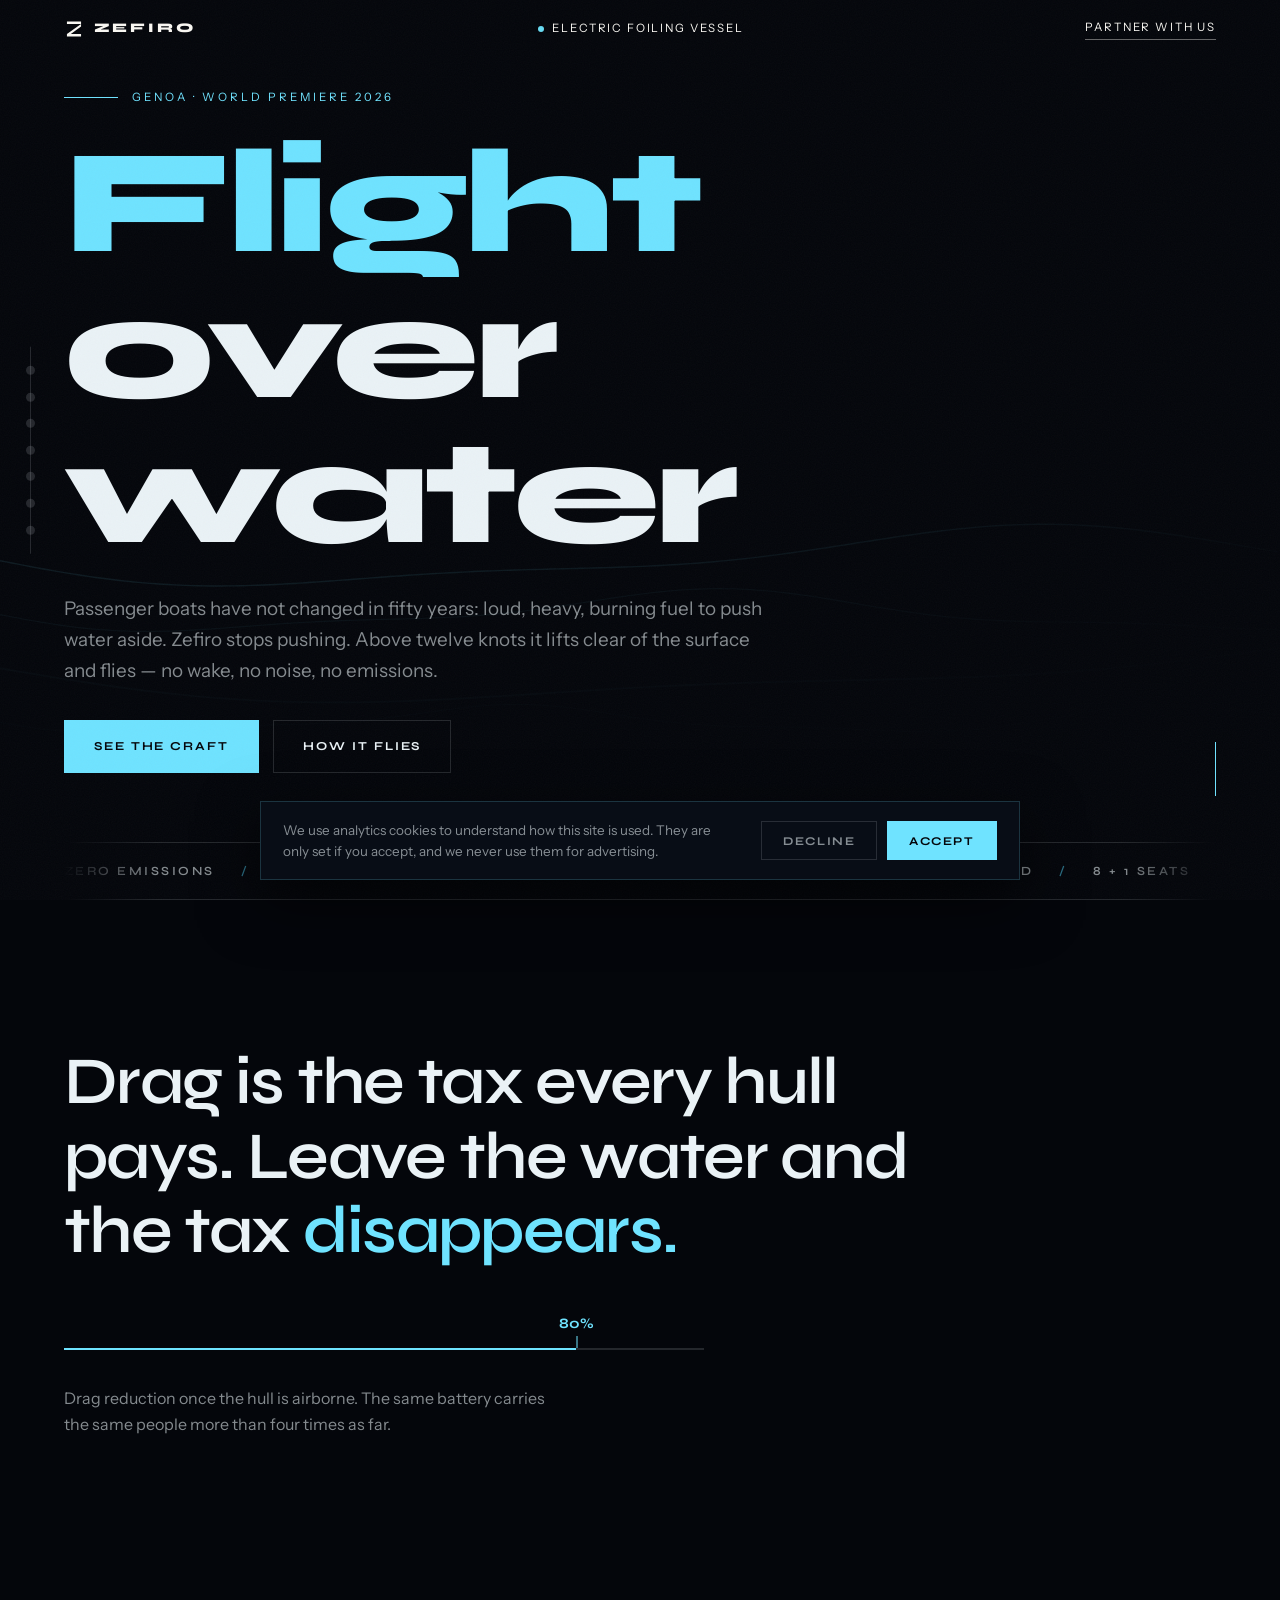
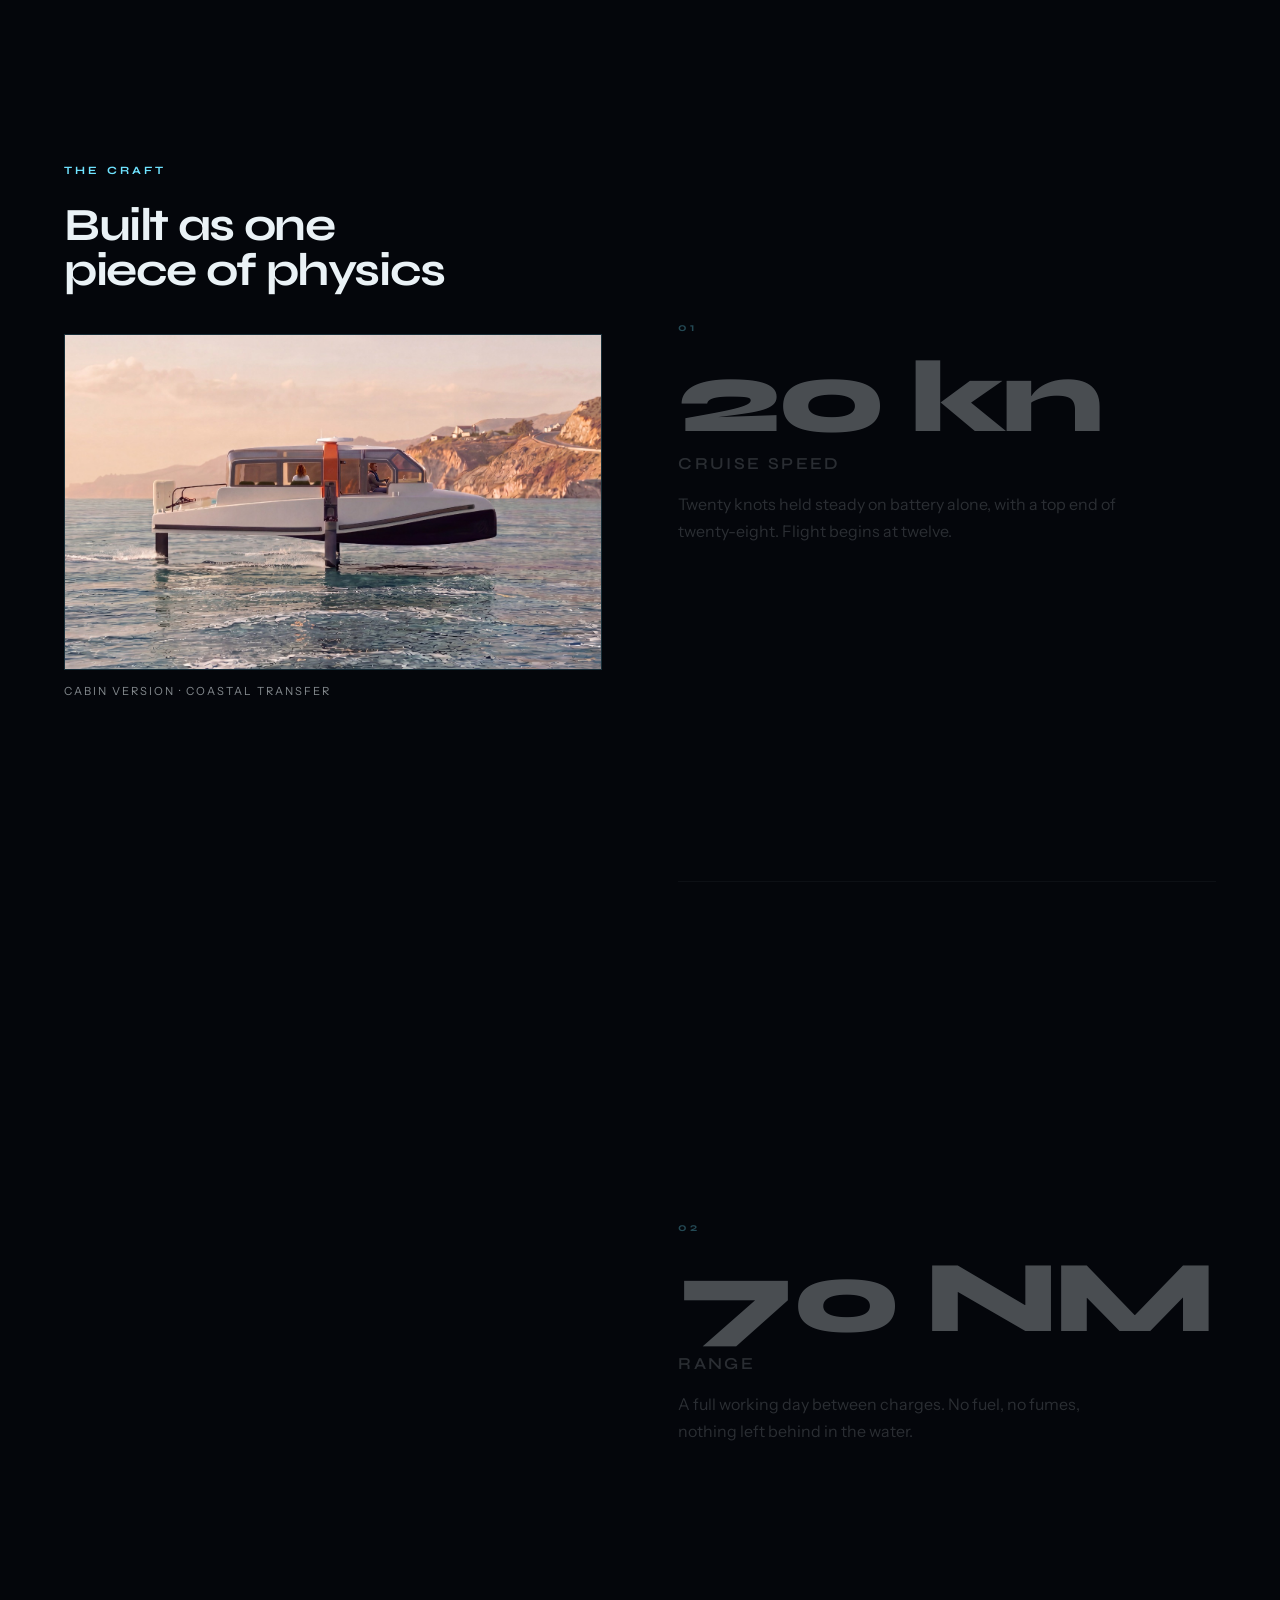
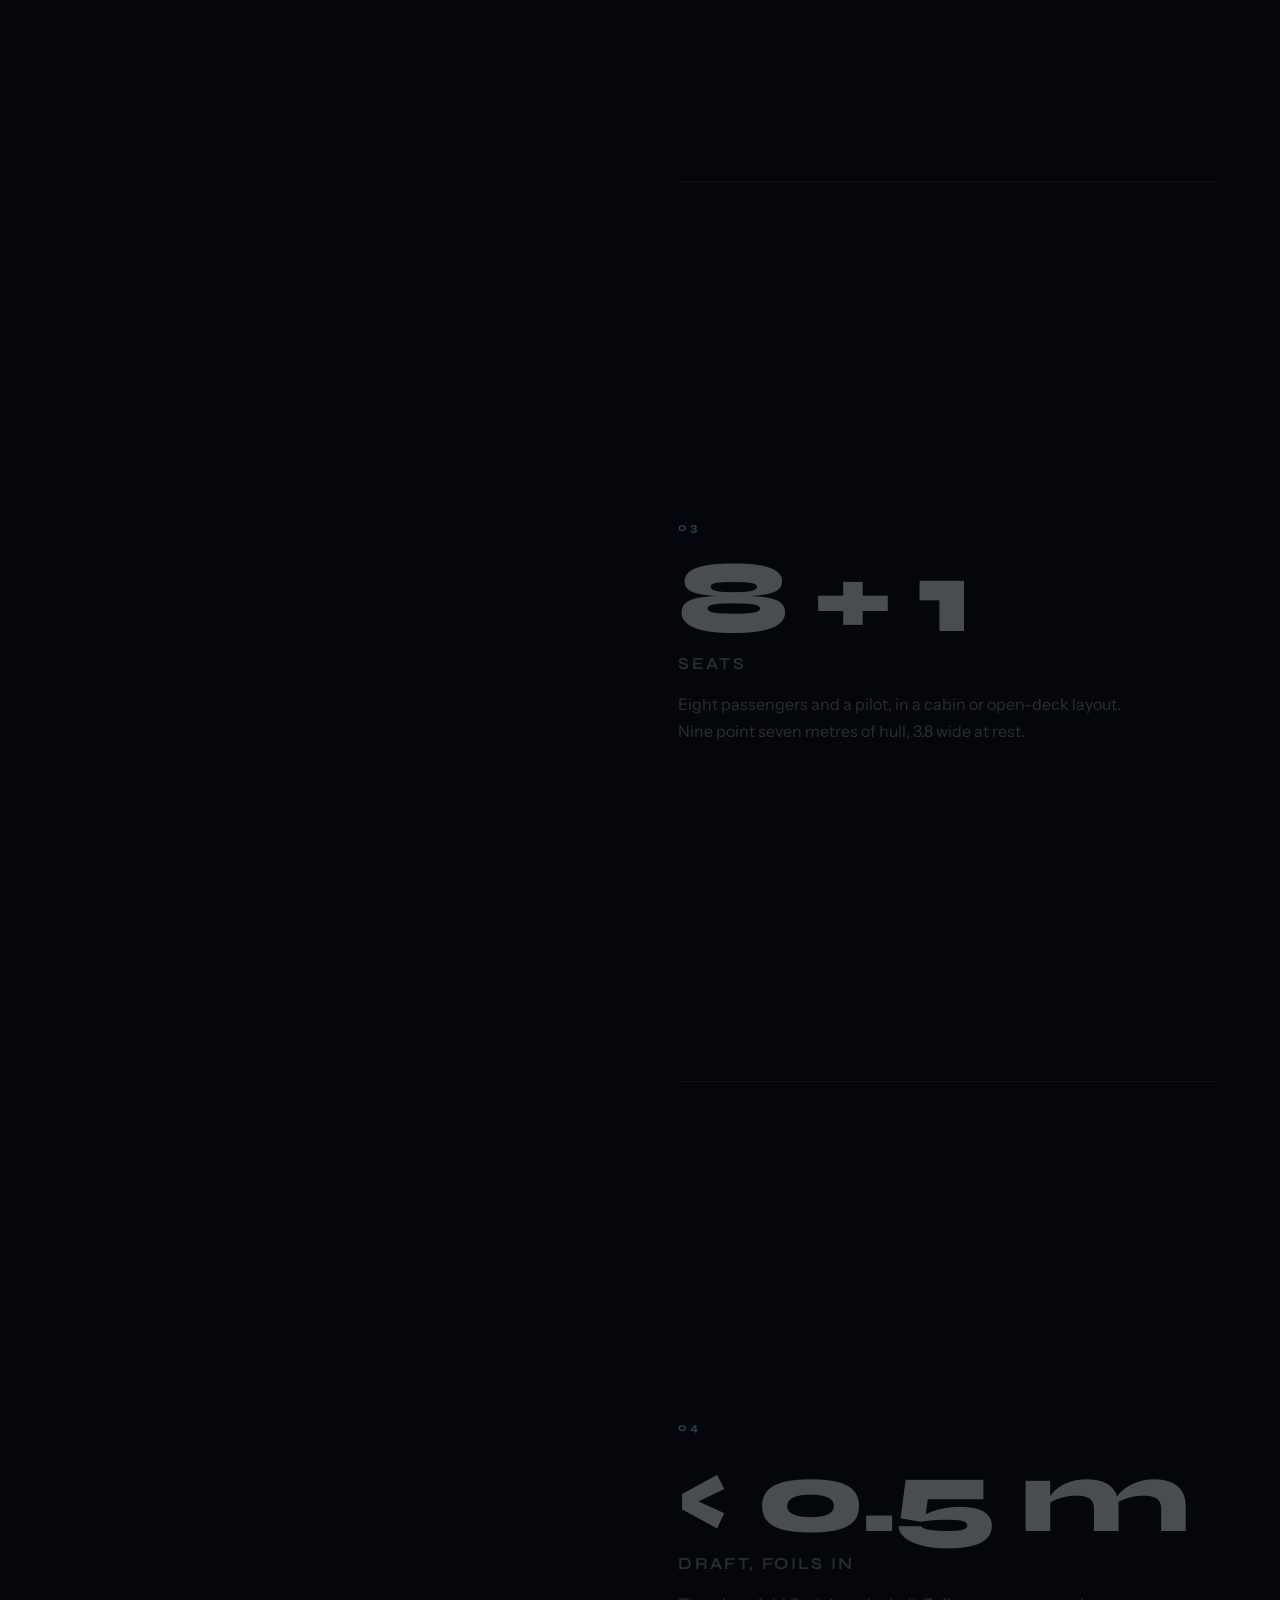
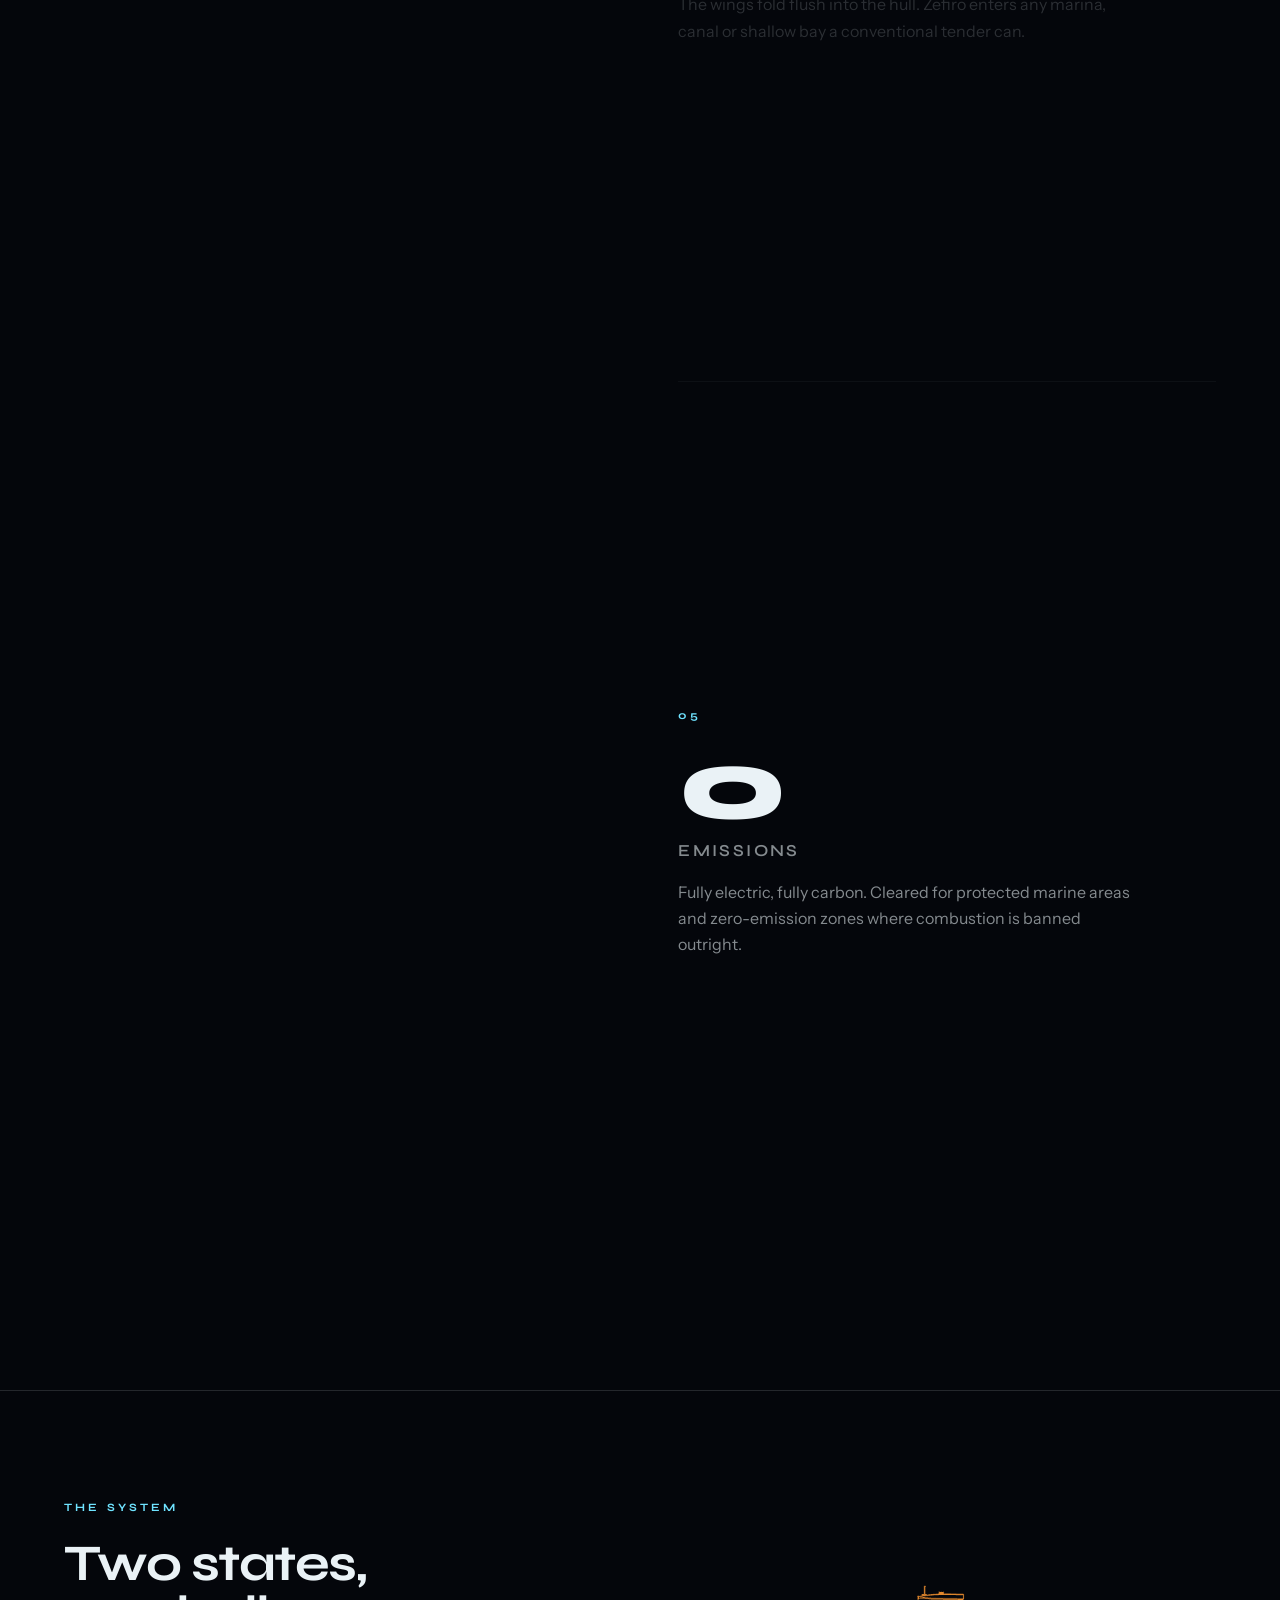
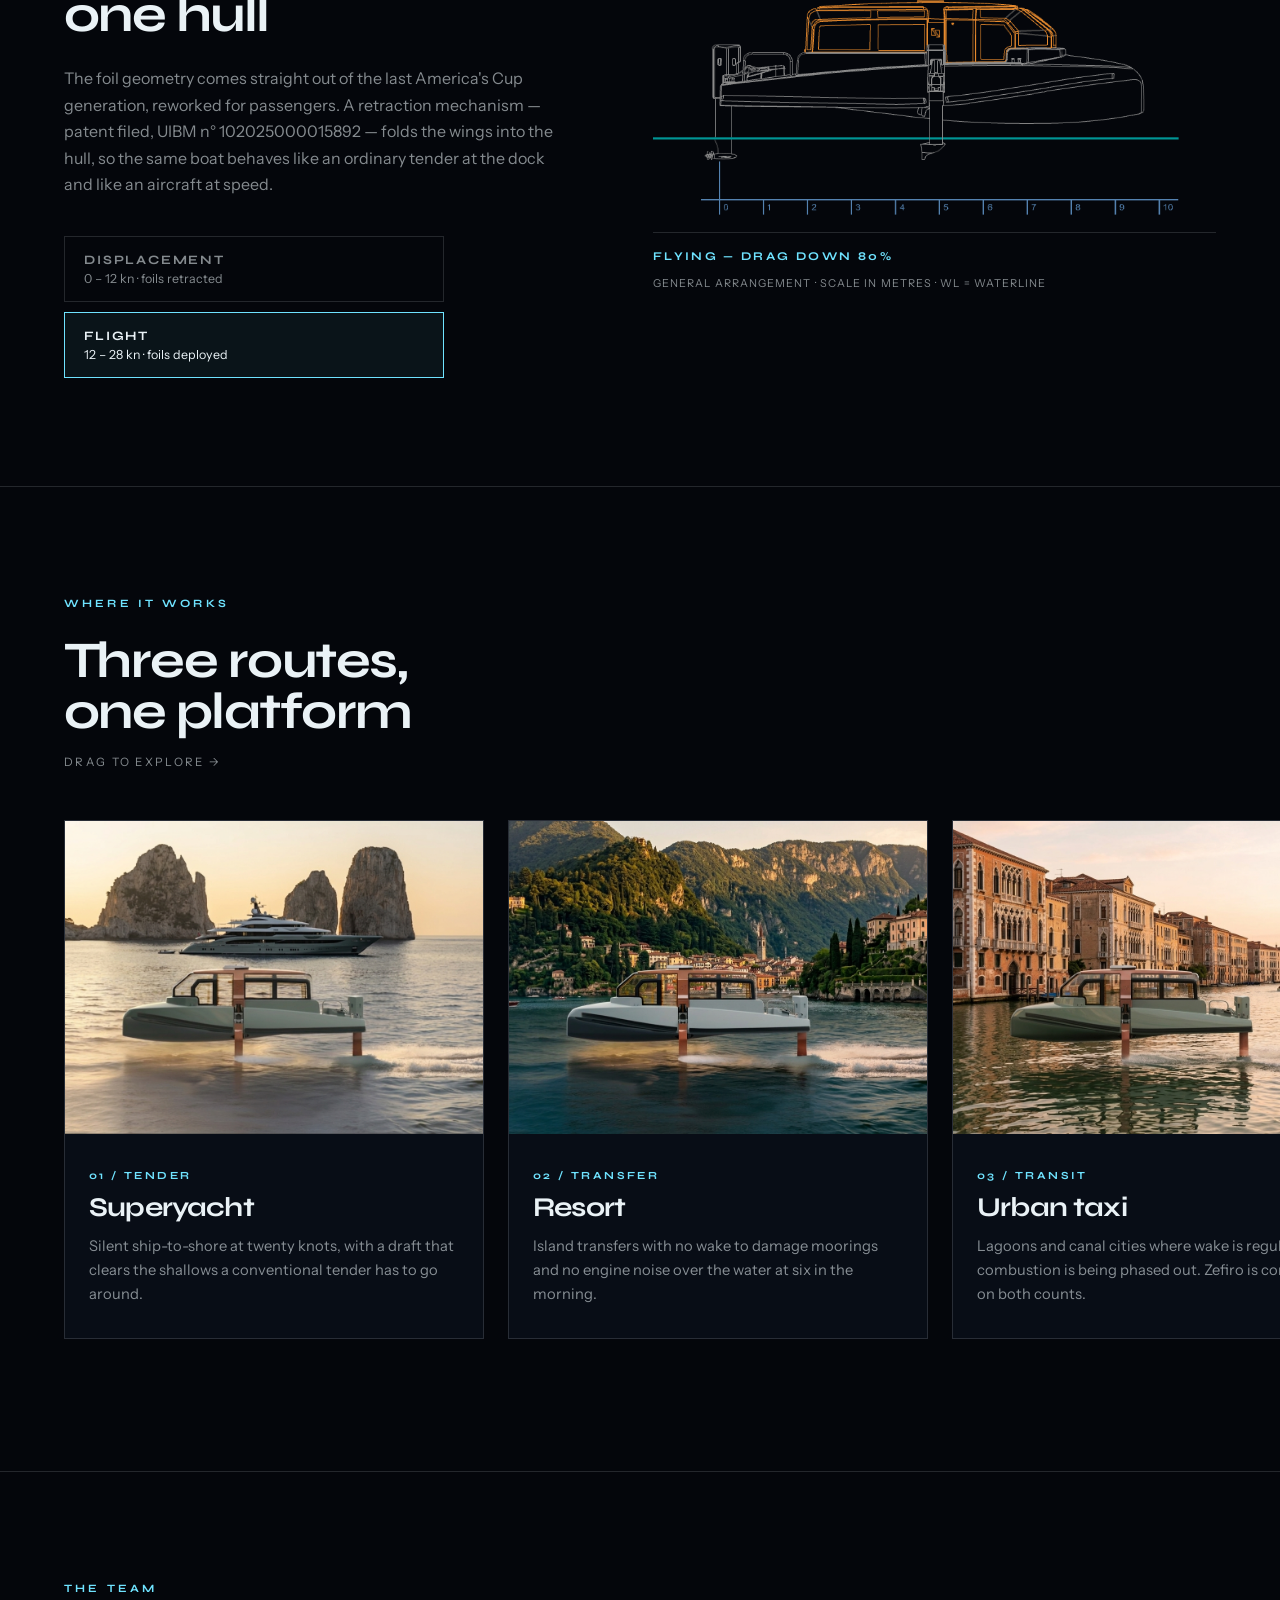
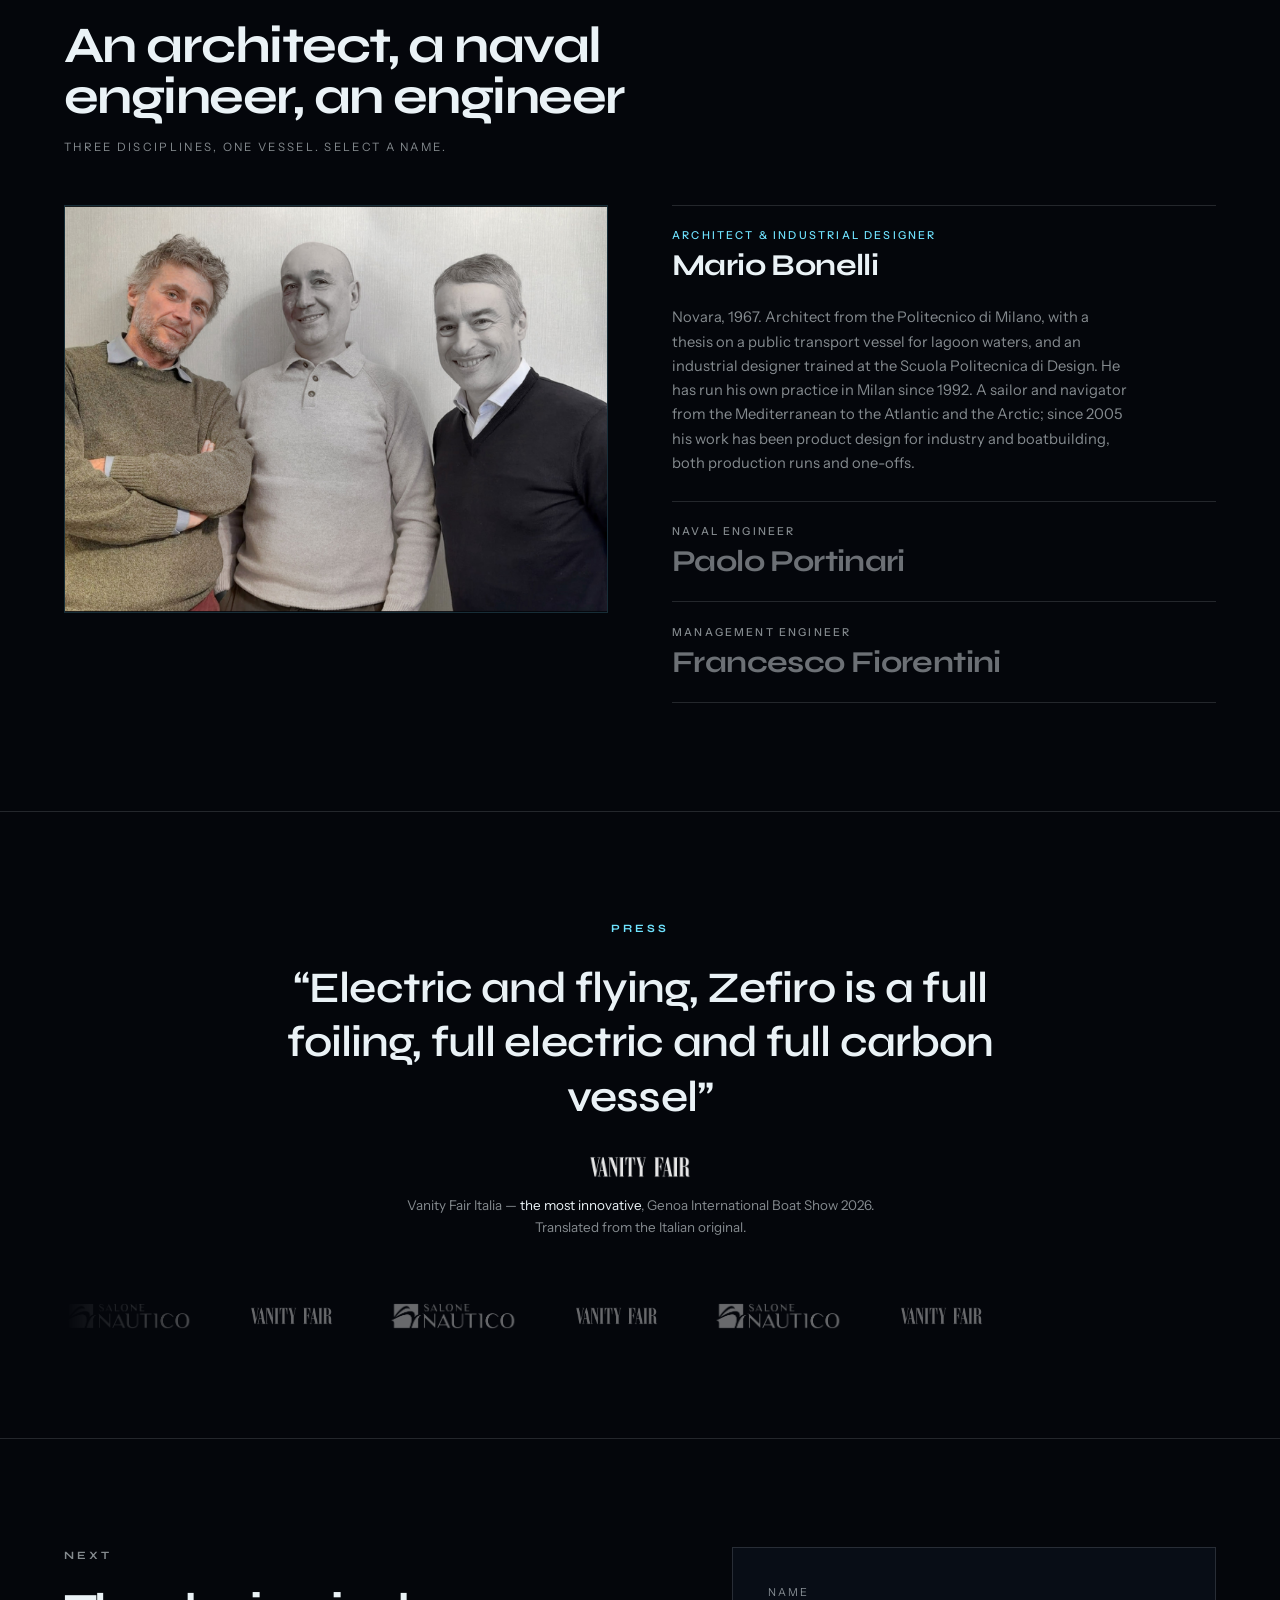
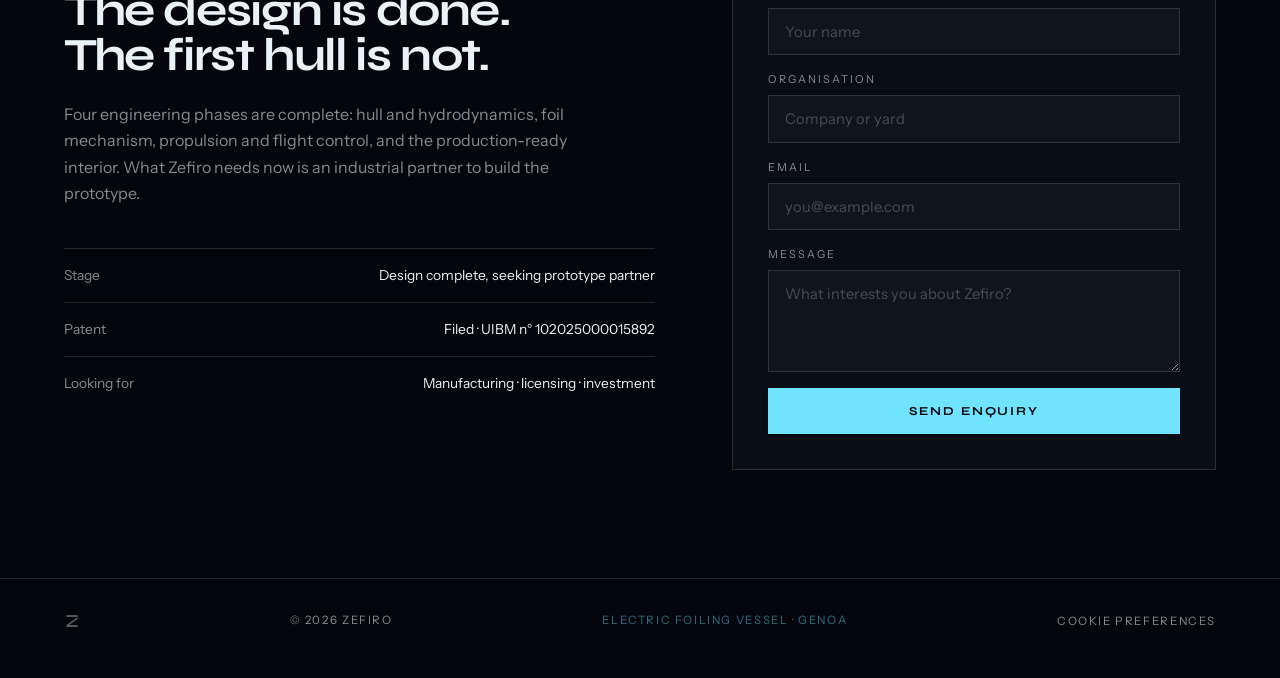
<file: aboutus.htm>
<!doctype html>
<html lang="en">
<head>
<meta charset="utf-8">
<title>ZEFIRO</title>
<meta name="robots" content="noindex">
<link rel="canonical" href="https://www.flyzefiro.com/">
<meta http-equiv="refresh" content="0; url=/">
<script>location.replace('/');</script>
</head>
<body style="background:#04060b;color:#eaf2f6;font-family:system-ui,sans-serif;padding:3rem">
<p>This page has moved. <a href="/" style="color:#6fe3ff">Continue to flyzefiro.com</a>.</p>
</body>
</html>
</file>
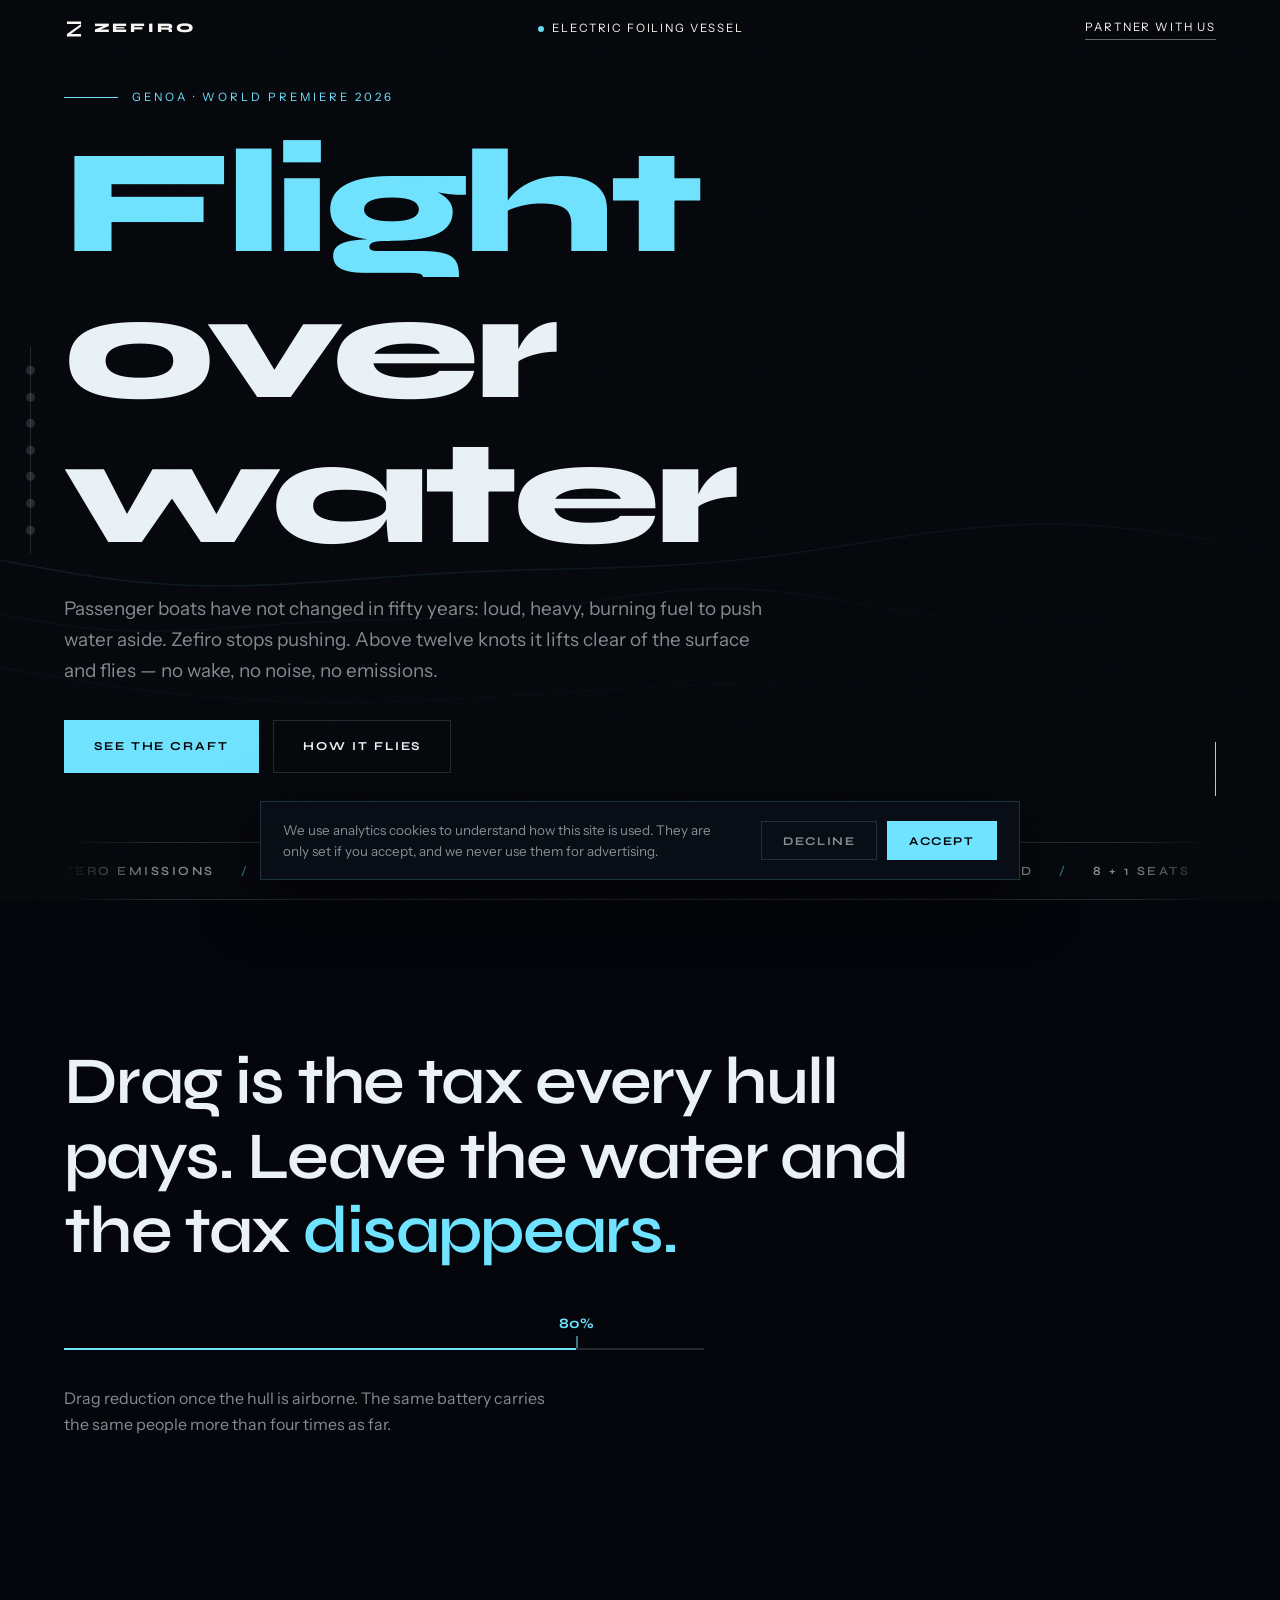
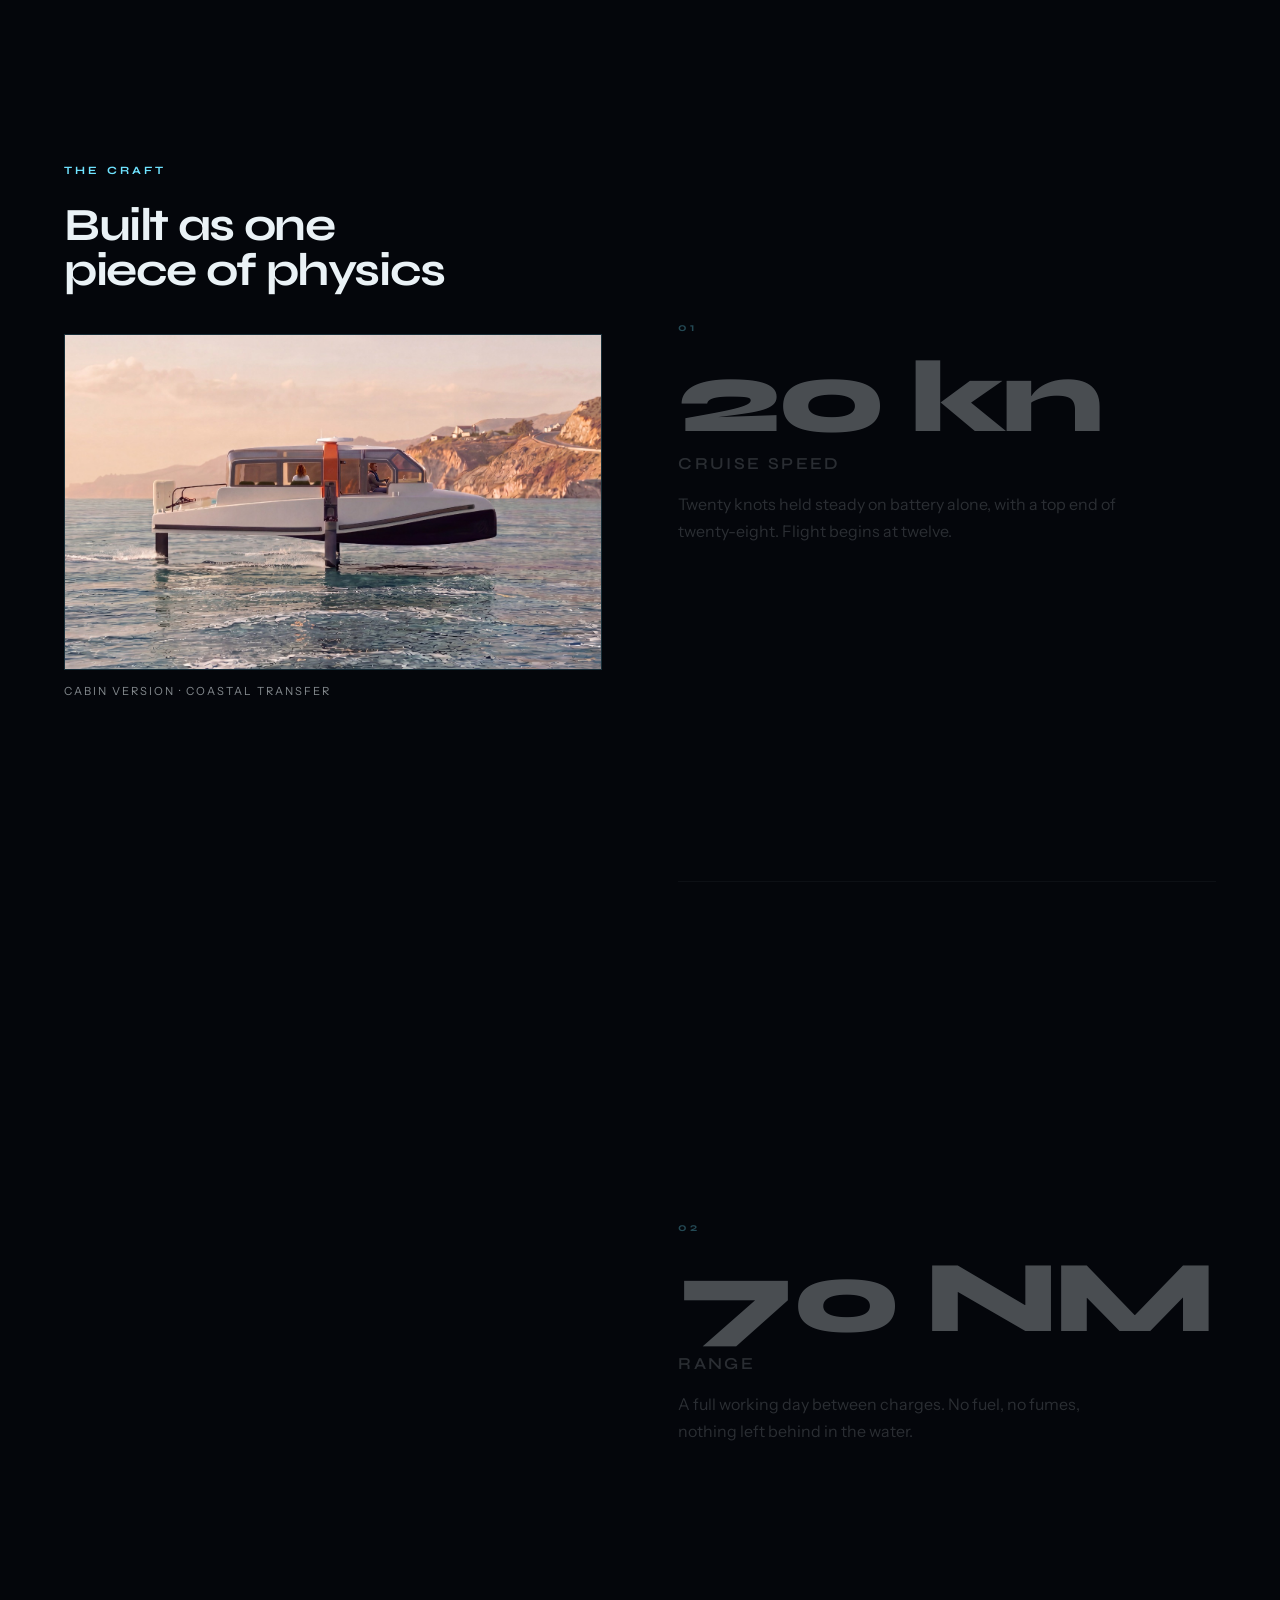
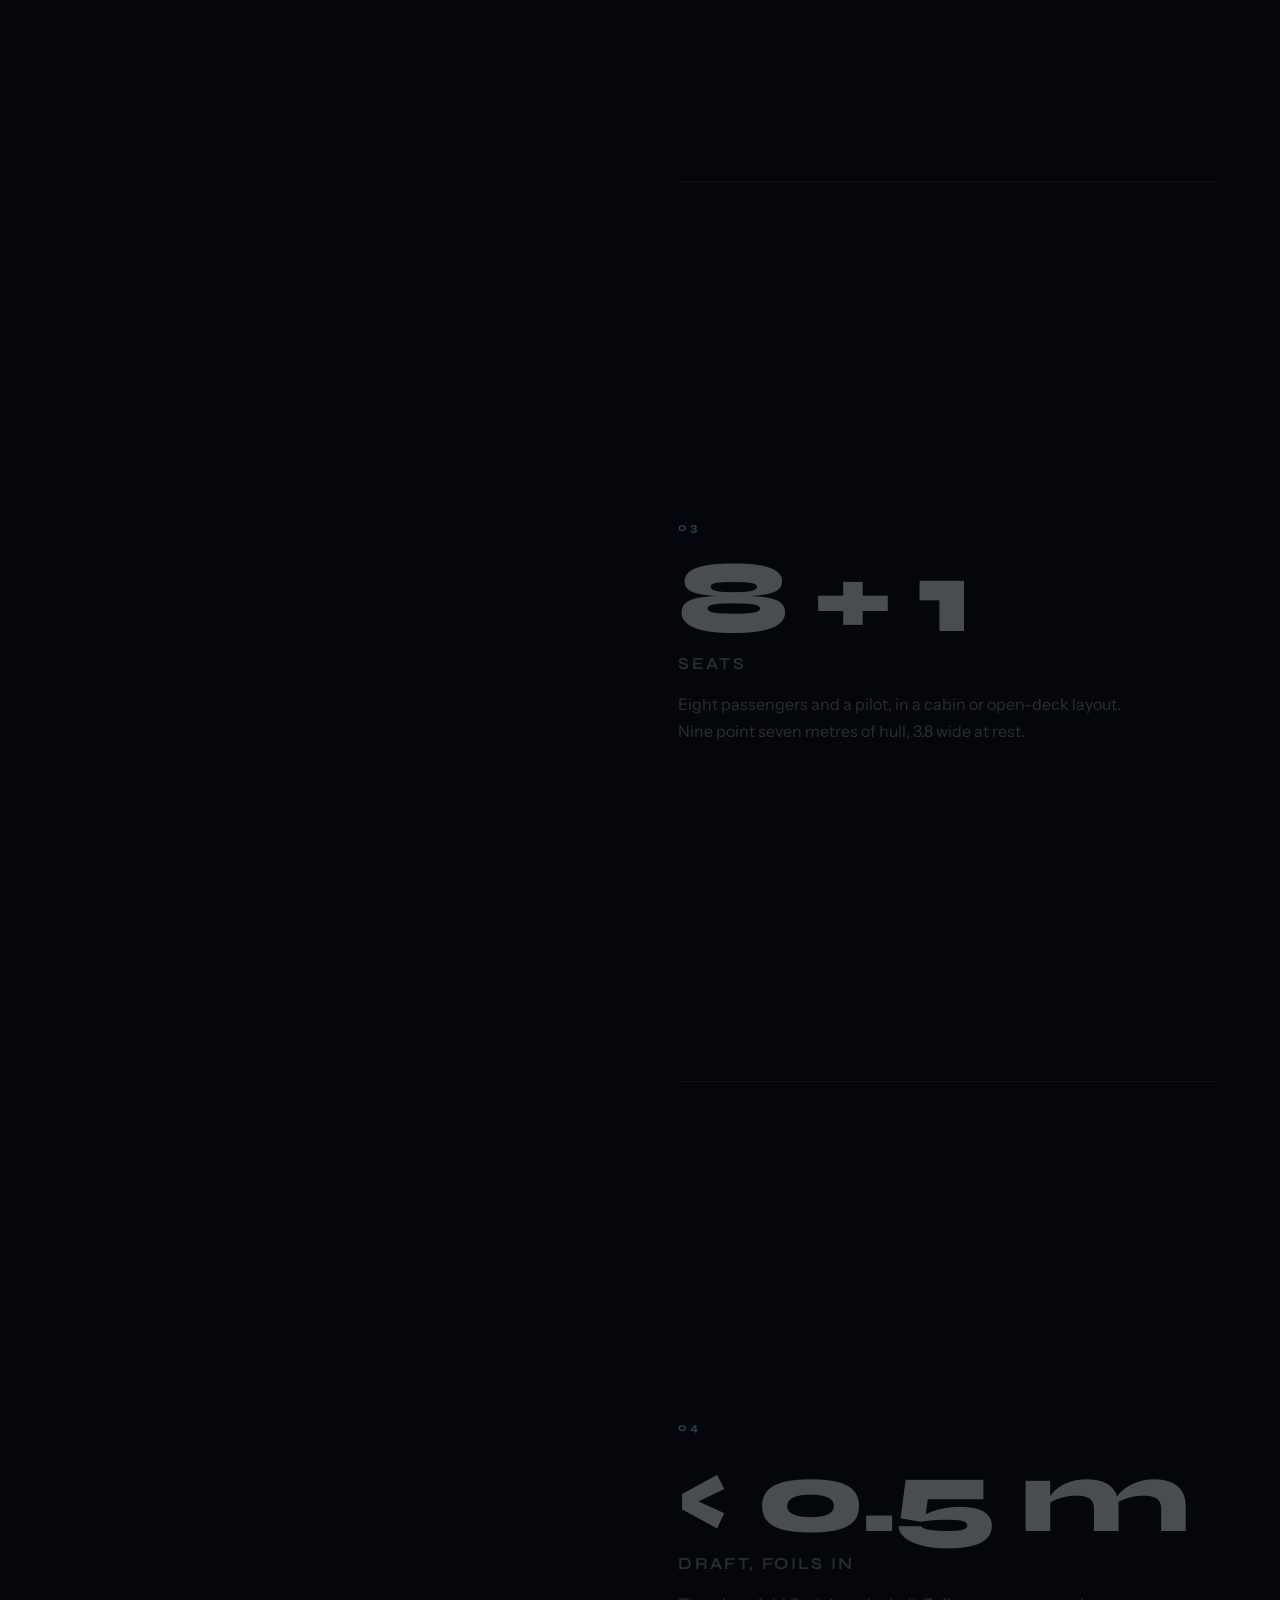
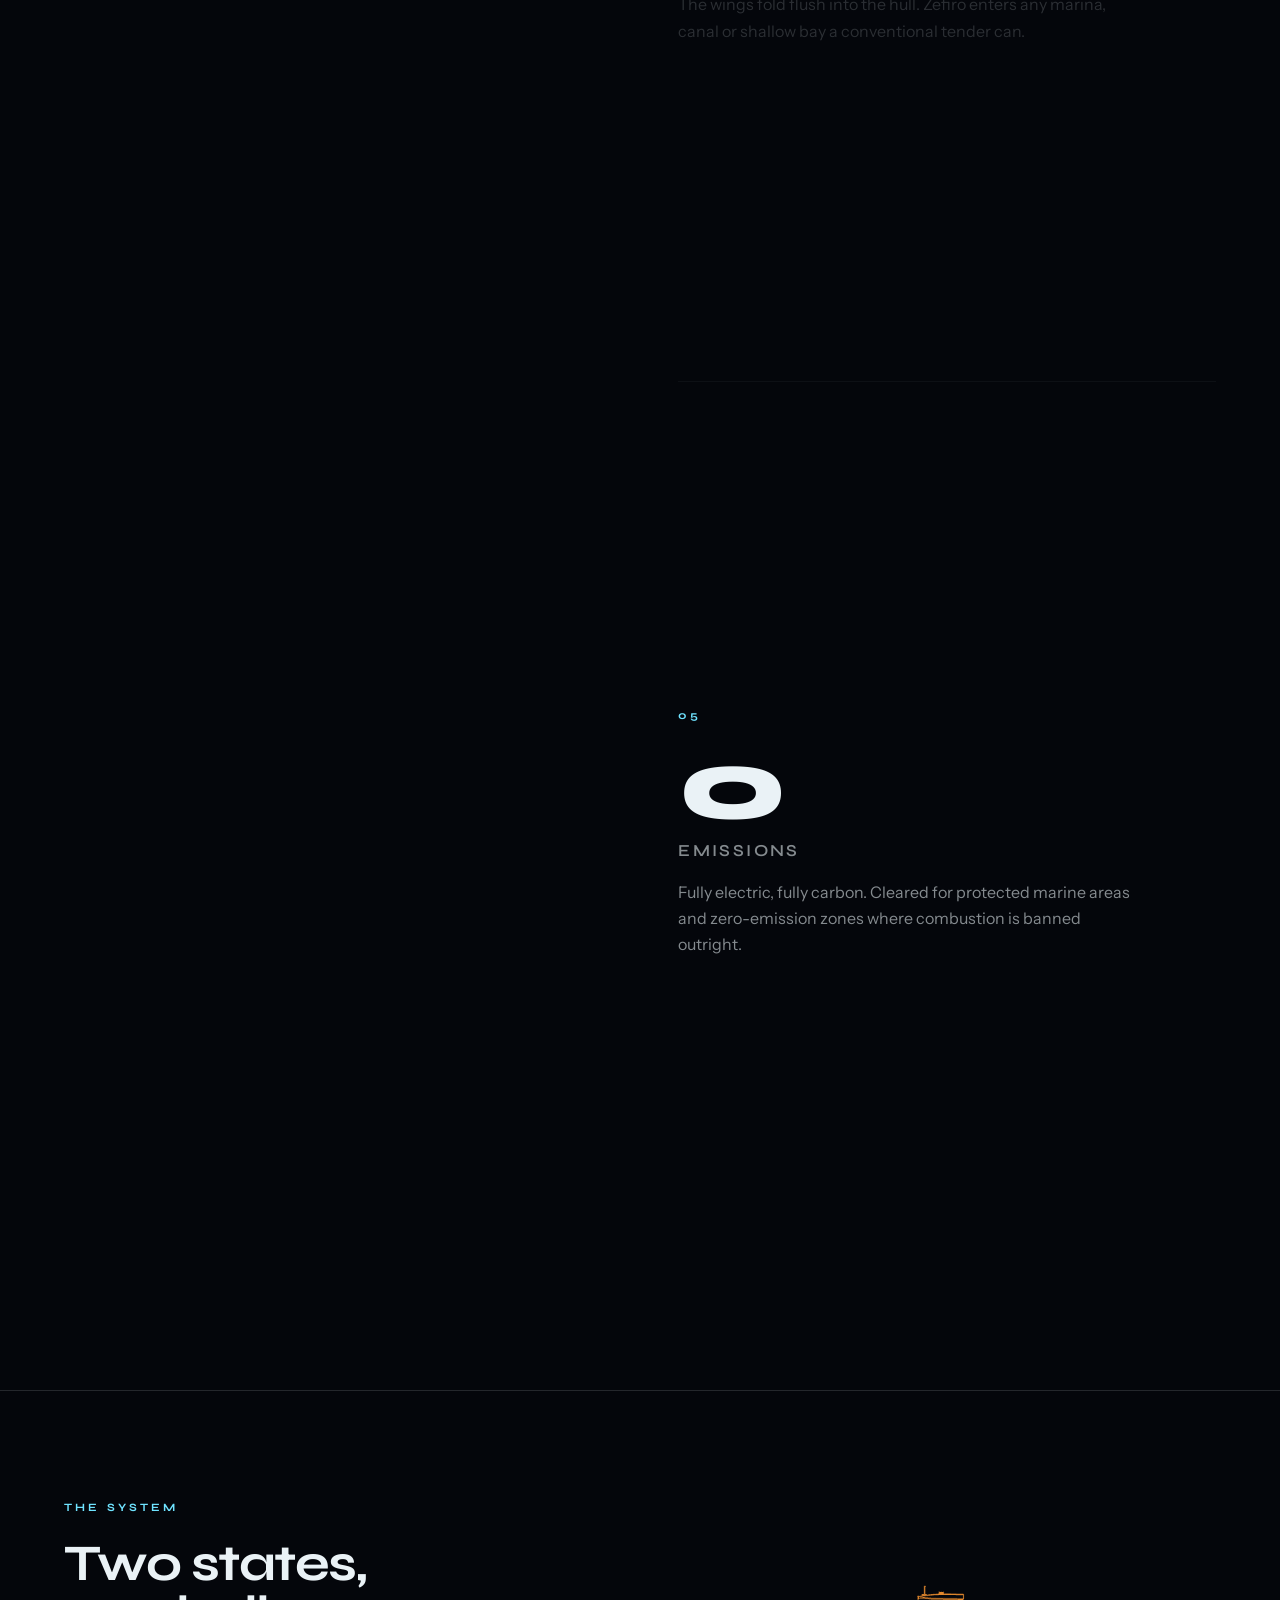
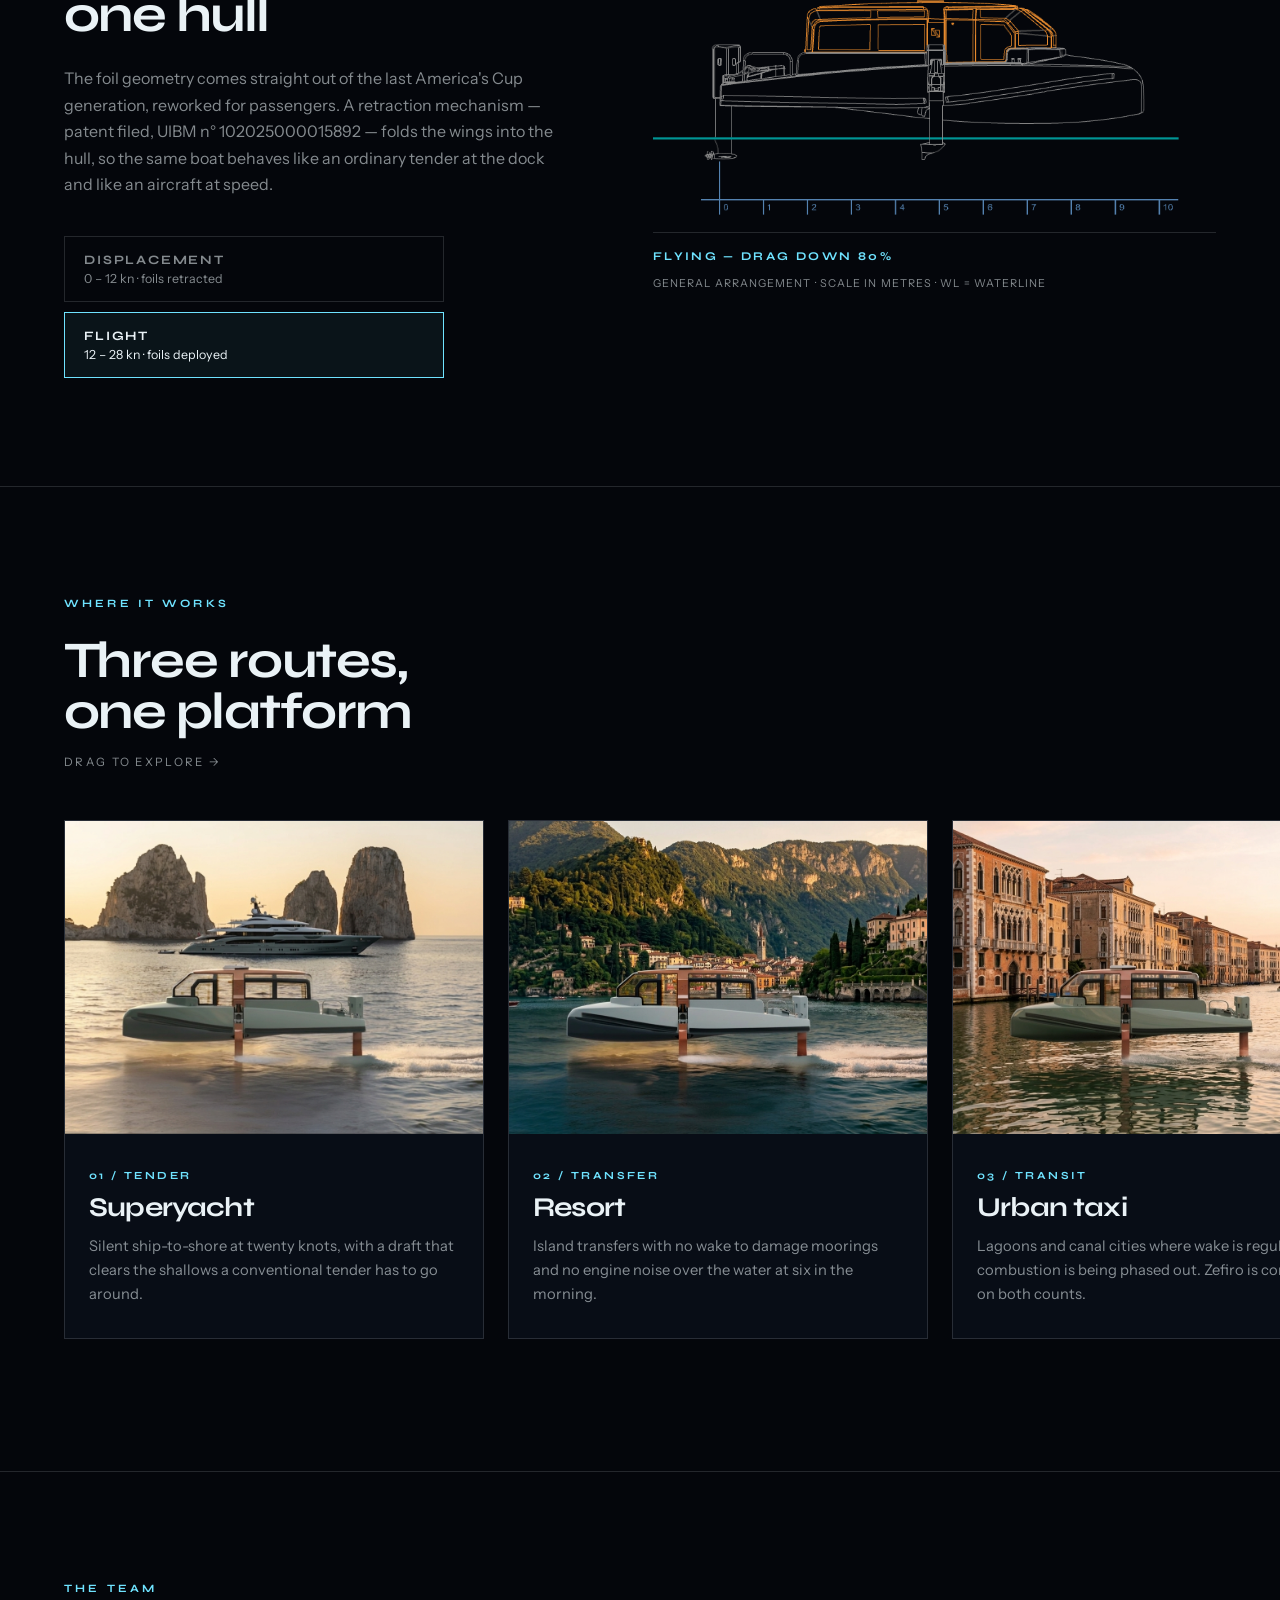
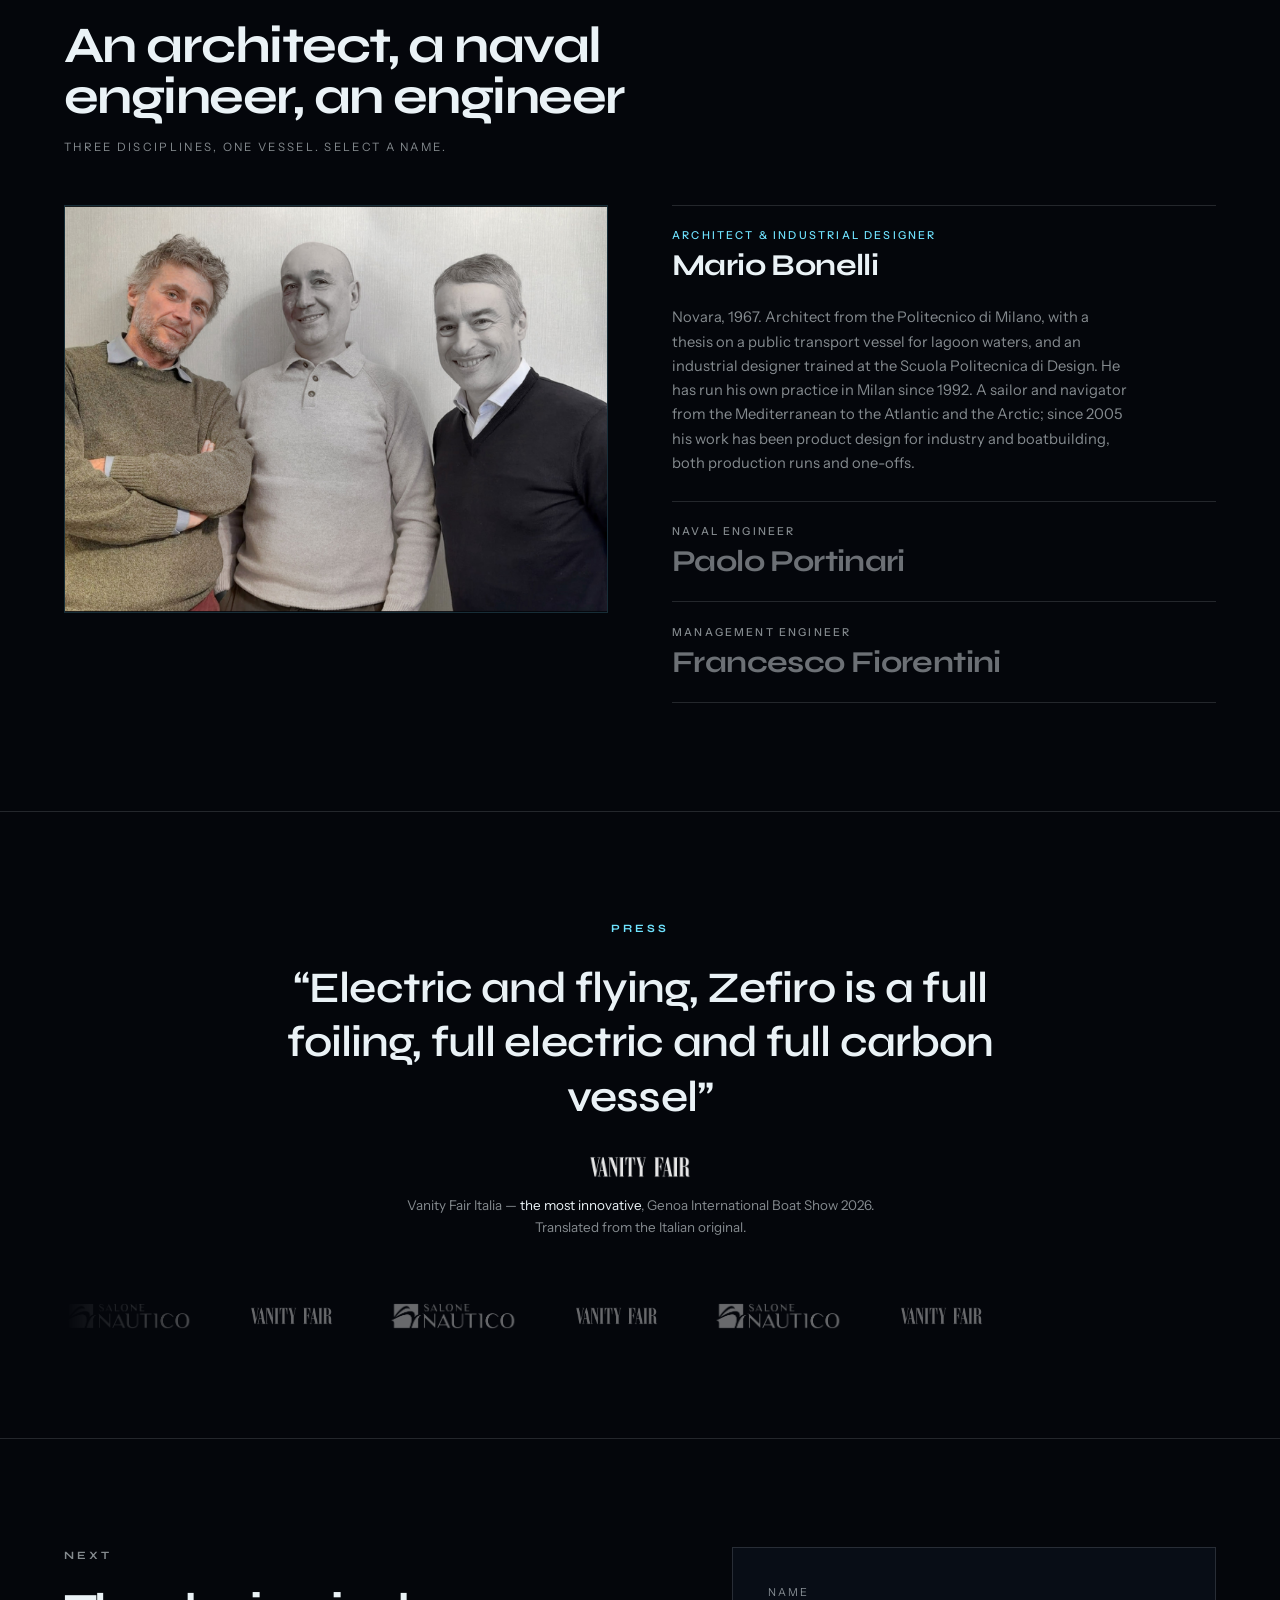
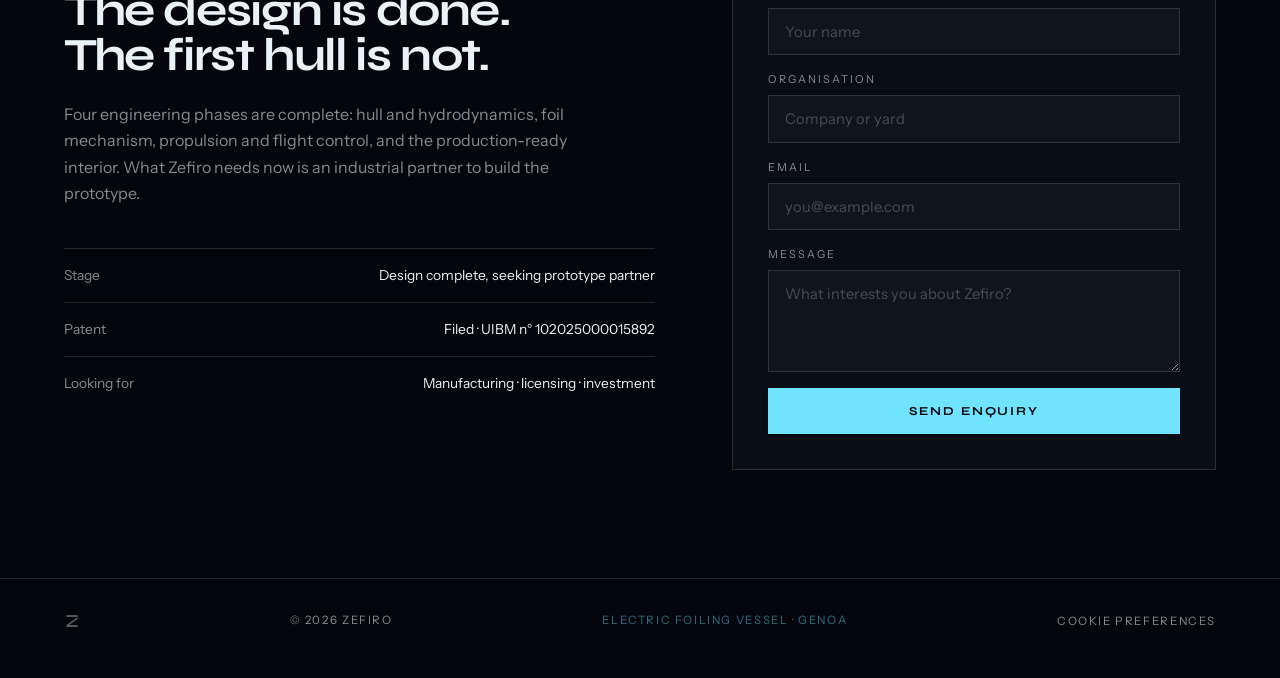
<file: contact.htm>
<!doctype html>
<html lang="en">
<head>
<meta charset="utf-8">
<title>ZEFIRO</title>
<meta name="robots" content="noindex">
<link rel="canonical" href="https://www.flyzefiro.com/#partner">
<meta http-equiv="refresh" content="0; url=/#partner">
<script>location.replace('/#partner');</script>
</head>
<body style="background:#04060b;color:#eaf2f6;font-family:system-ui,sans-serif;padding:3rem">
<p>This page has moved. <a href="/#partner" style="color:#6fe3ff">Continue to flyzefiro.com</a>.</p>
</body>
</html>
</file>
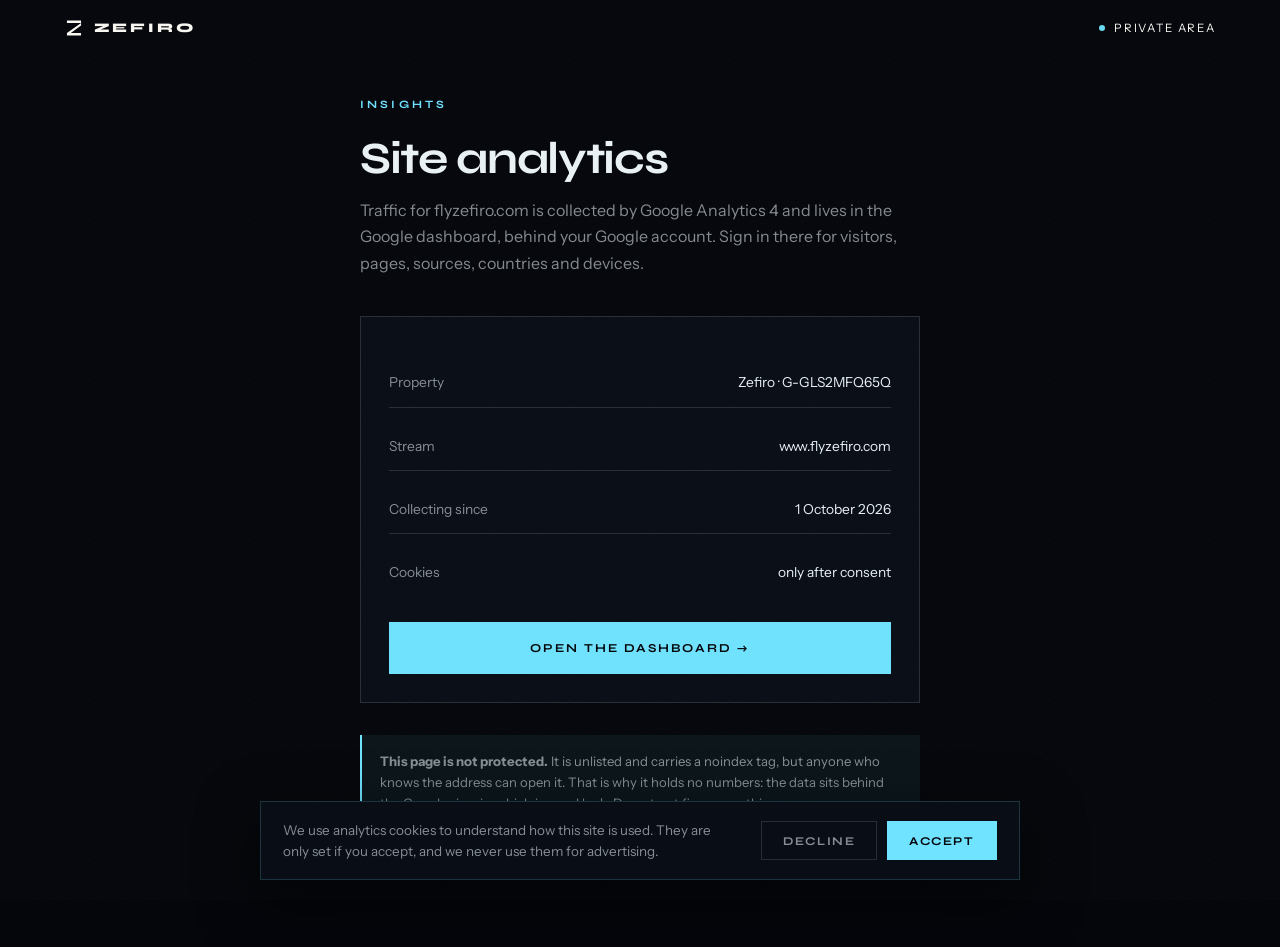
<file: stats.htm>
<!doctype html>
<html lang="en">
<head>
<meta charset="utf-8">
<meta name="viewport" content="width=device-width, initial-scale=1">
<title>ZEFIRO — Site analytics</title>
<meta name="robots" content="noindex, nofollow, noarchive">
<link rel="icon" type="image/png" href="assets/logo.png">
<link rel="preconnect" href="https://fonts.googleapis.com">
<link rel="preconnect" href="https://fonts.gstatic.com" crossorigin>
<link href="https://fonts.googleapis.com/css2?family=Syne:wght@400;600;700;800&family=Instrument+Sans:wght@400;500&display=swap" rel="stylesheet">
<link rel="stylesheet" href="styles.css">
</head>
<body>

<div class="grain" aria-hidden="true"></div>

<header class="topbar">
  <a class="mark" href="index.html" aria-label="Zefiro, home">
    <svg viewBox="0 0 34 34" aria-hidden="true"><path d="M5 25.5 29 8.5v4.2L11.6 25.5H29v4.2H5zM5 4.3h24v4.2H5z"/></svg>
    <span>ZEFIRO</span>
  </a>
  <p class="topbar-meta"><span class="pulse"></span> Private area</p>
</header>

<section class="gate">
  <div class="gate-inner">
    <p class="eyebrow">Insights</p>
    <h1>Site analytics</h1>
    <p class="gate-lede">Traffic for flyzefiro.com is collected by Google Analytics 4 and lives
      in the Google dashboard, behind your Google account. Sign in there for visitors, pages,
      sources, countries and devices.</p>

    <div class="gate-panel">
      <dl class="gate-row"><dt>Property</dt><dd>Zefiro · G-GLS2MFQ65Q</dd></dl>
      <dl class="gate-row"><dt>Stream</dt><dd>www.flyzefiro.com</dd></dl>
      <dl class="gate-row"><dt>Collecting since</dt><dd>1 October 2026</dd></dl>
      <dl class="gate-row"><dt>Cookies</dt><dd>only after consent</dd></dl>

      <div class="gate-cta">
        <a class="btn btn-wide" href="https://analytics.google.com/analytics/web/"
           target="_blank" rel="noopener"><span>Open the dashboard →</span></a>
      </div>
    </div>

    <p class="gate-warn"><strong>This page is not protected.</strong> It is unlisted and carries
      a noindex tag, but anyone who knows the address can open it. That is why it holds no
      numbers: the data sits behind the Google sign-in, which is a real lock. Do not put
      figures on this page.</p>

    <a class="gate-back" href="index.html">← Back to the site</a>
  </div>
</section>

<script src="analytics.js"></script>
</body>
</html>
</file>
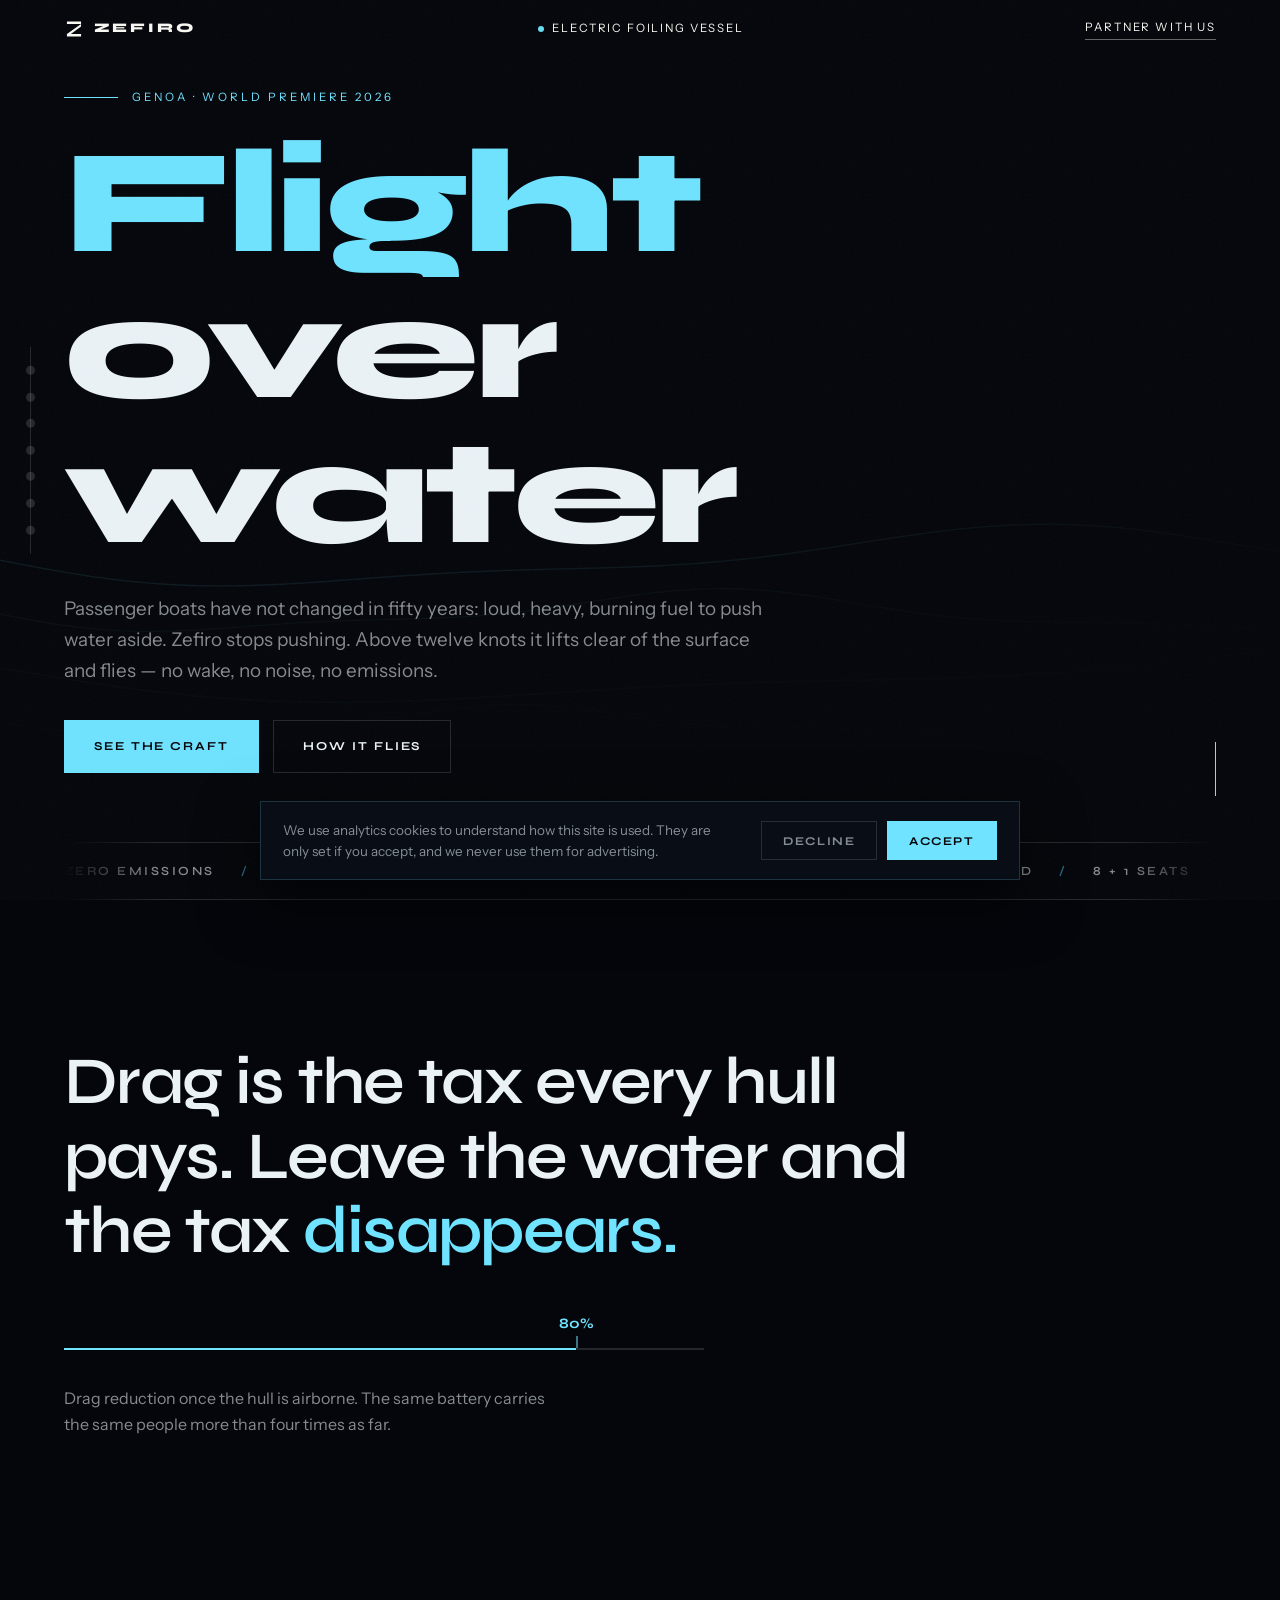
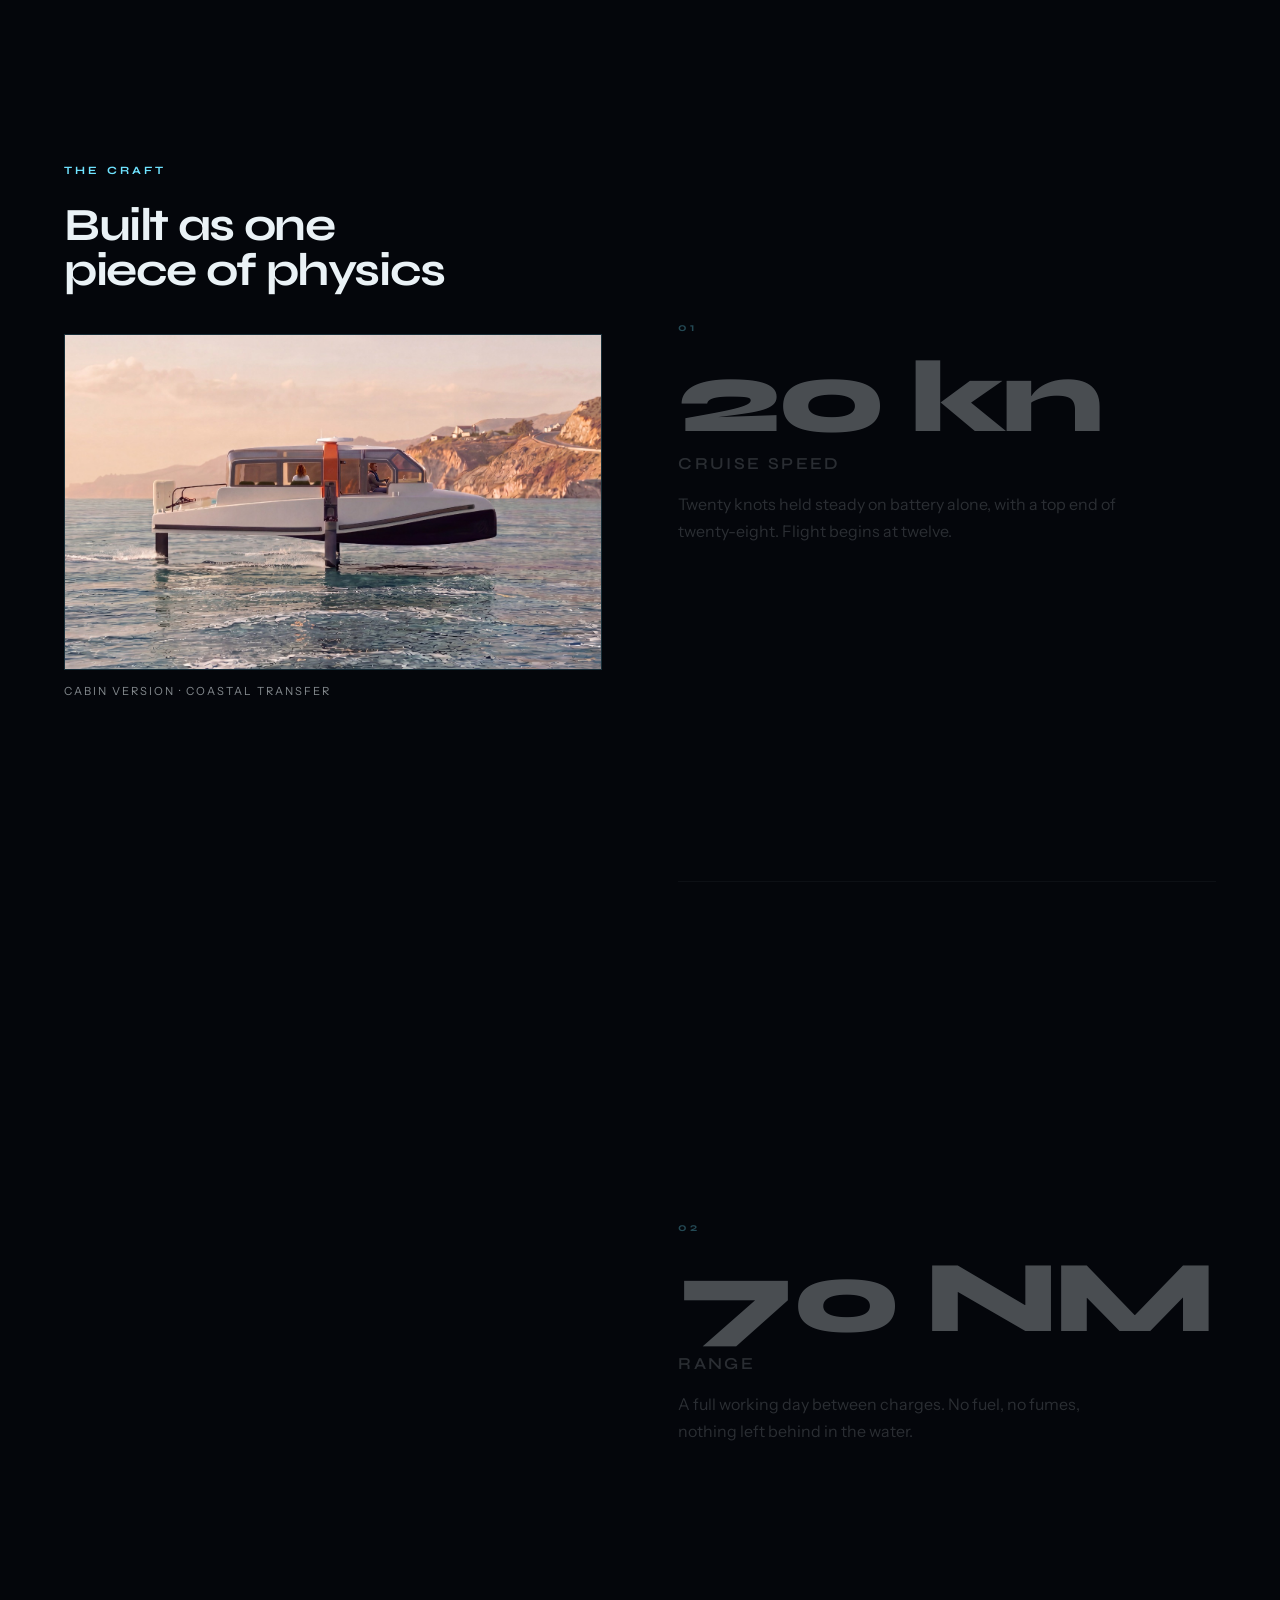
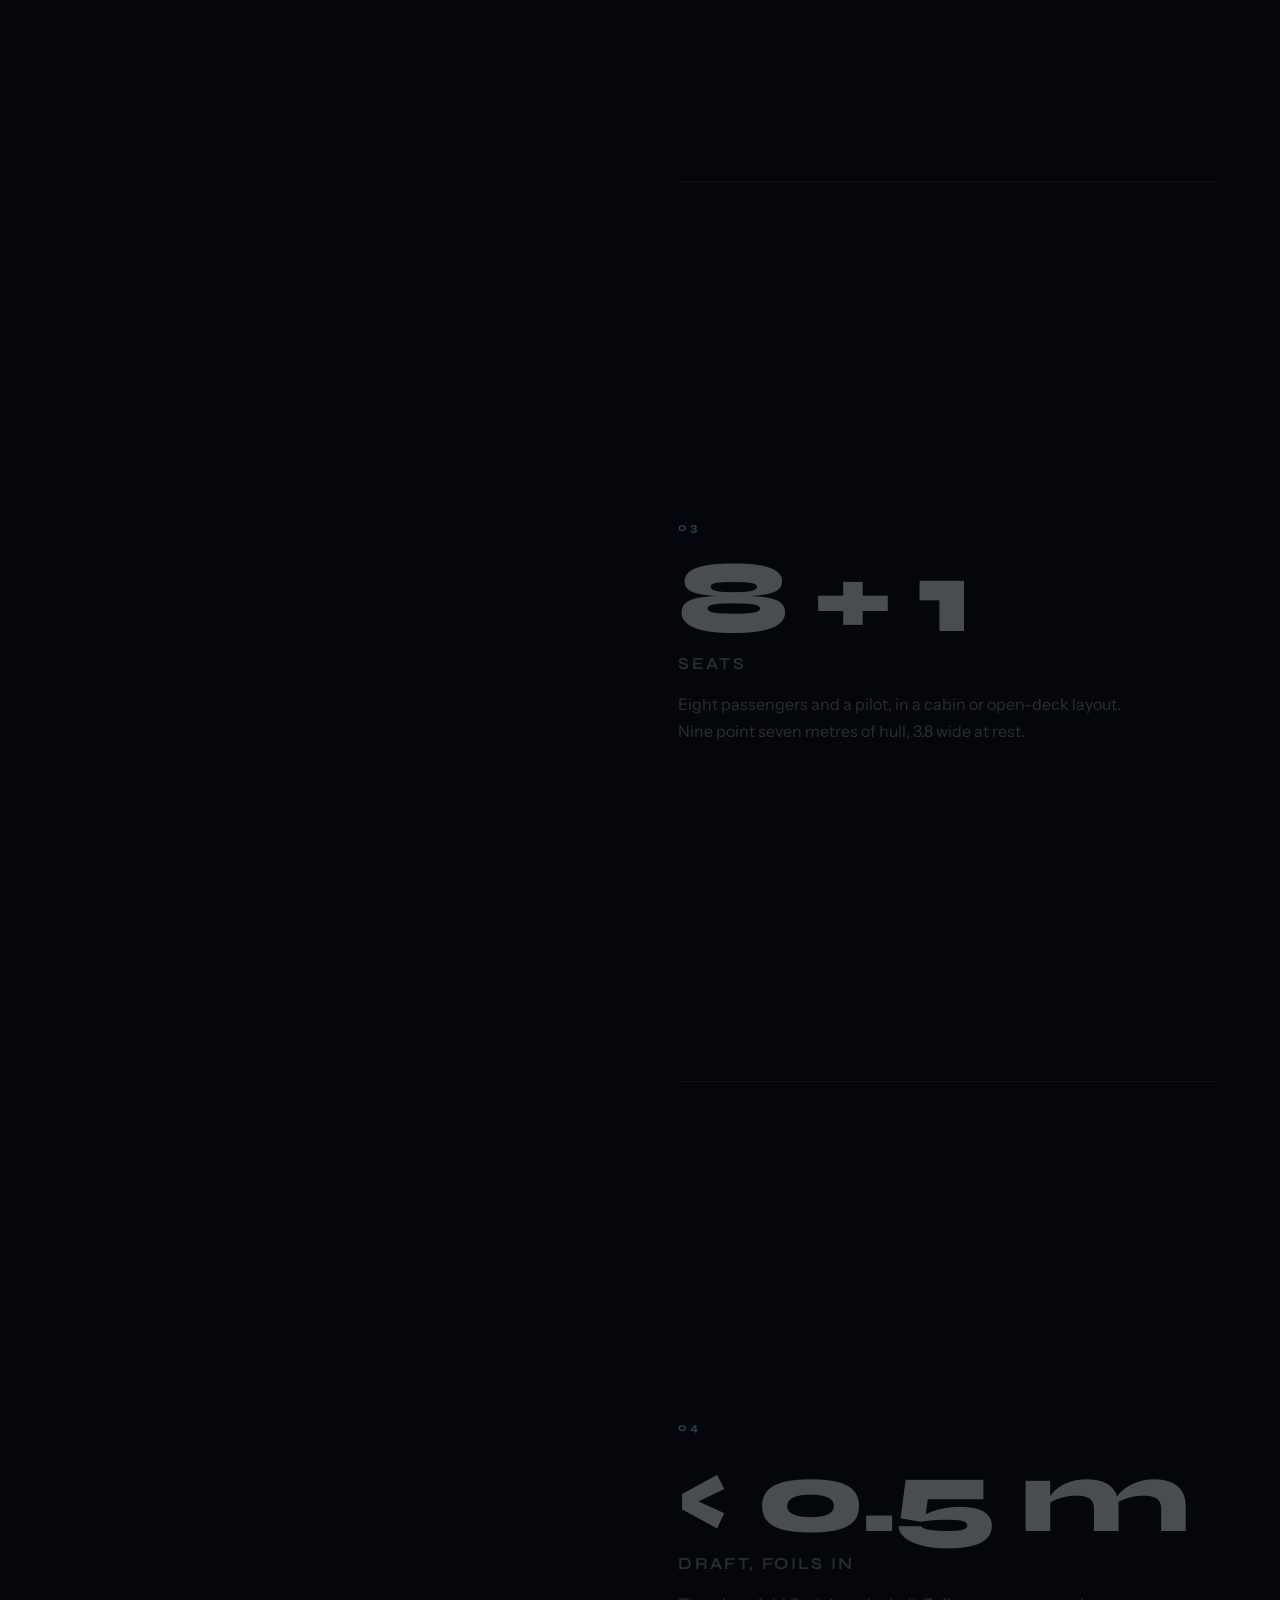
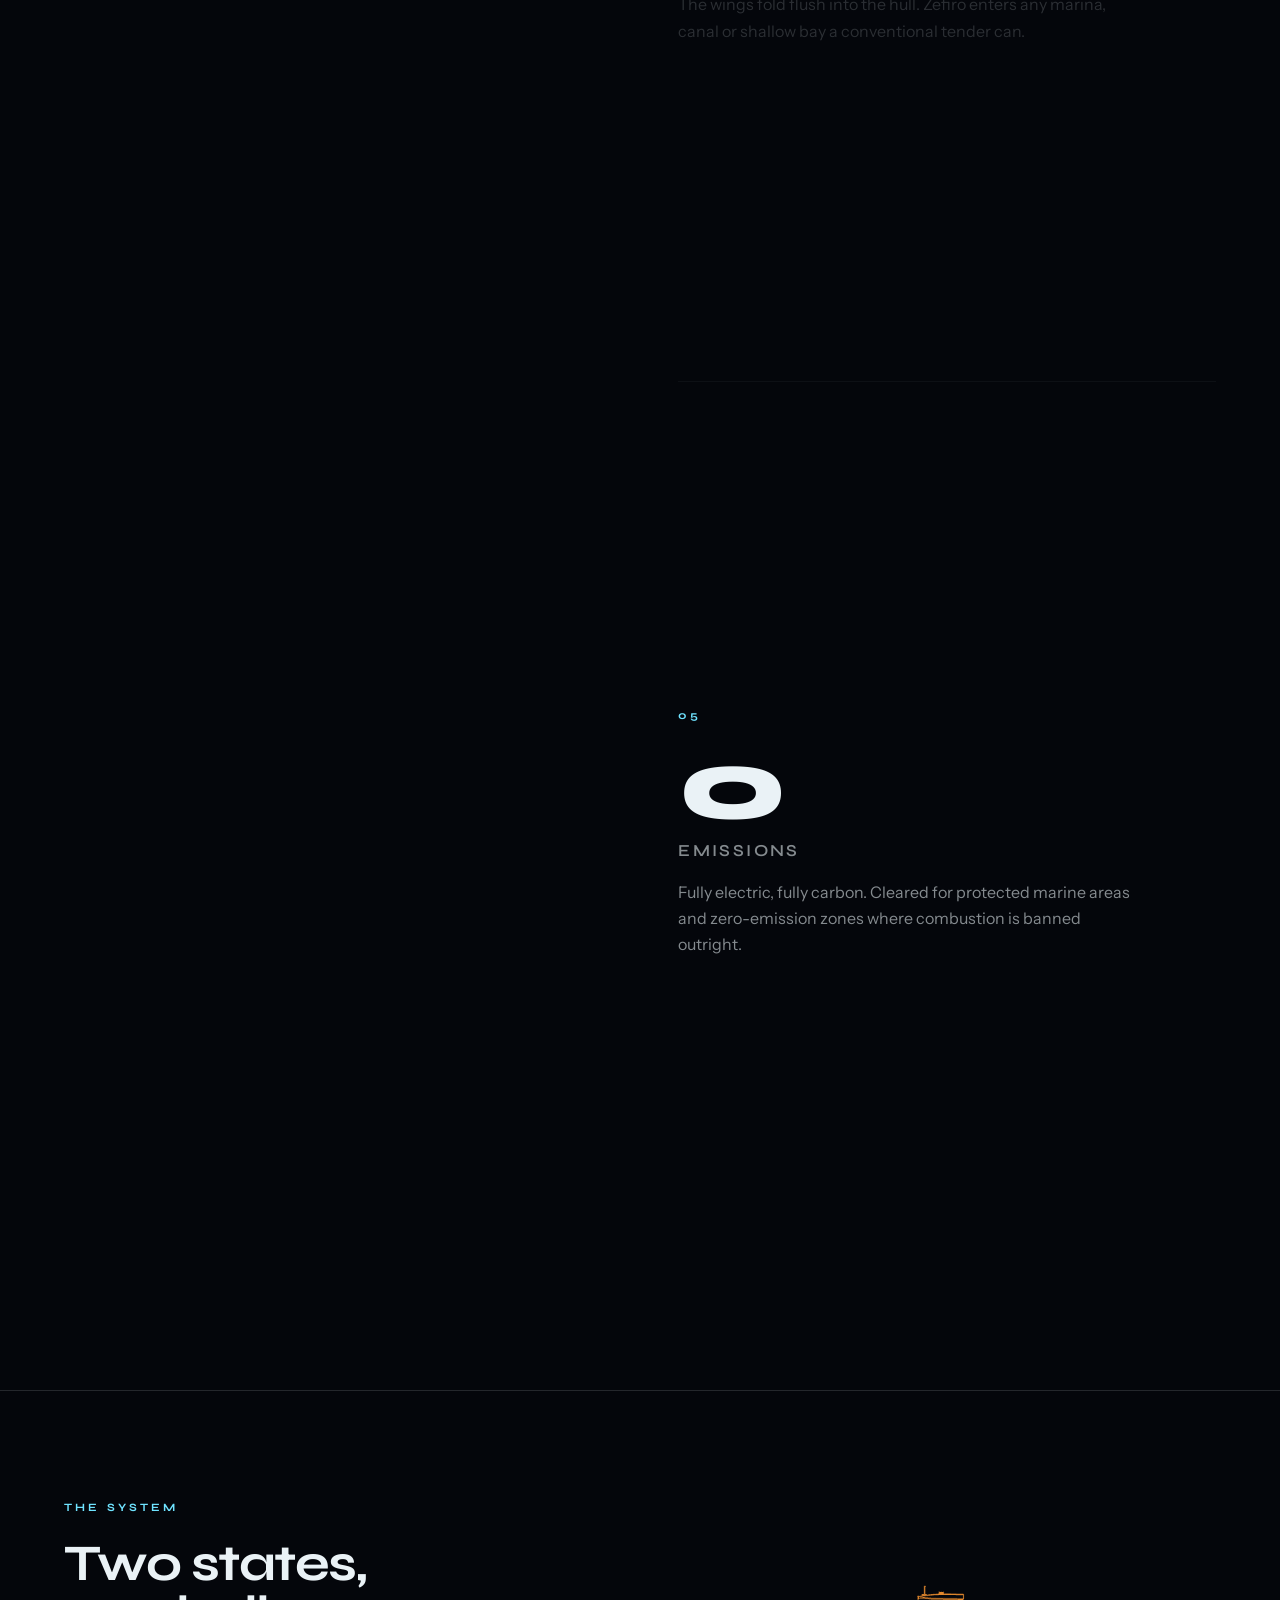
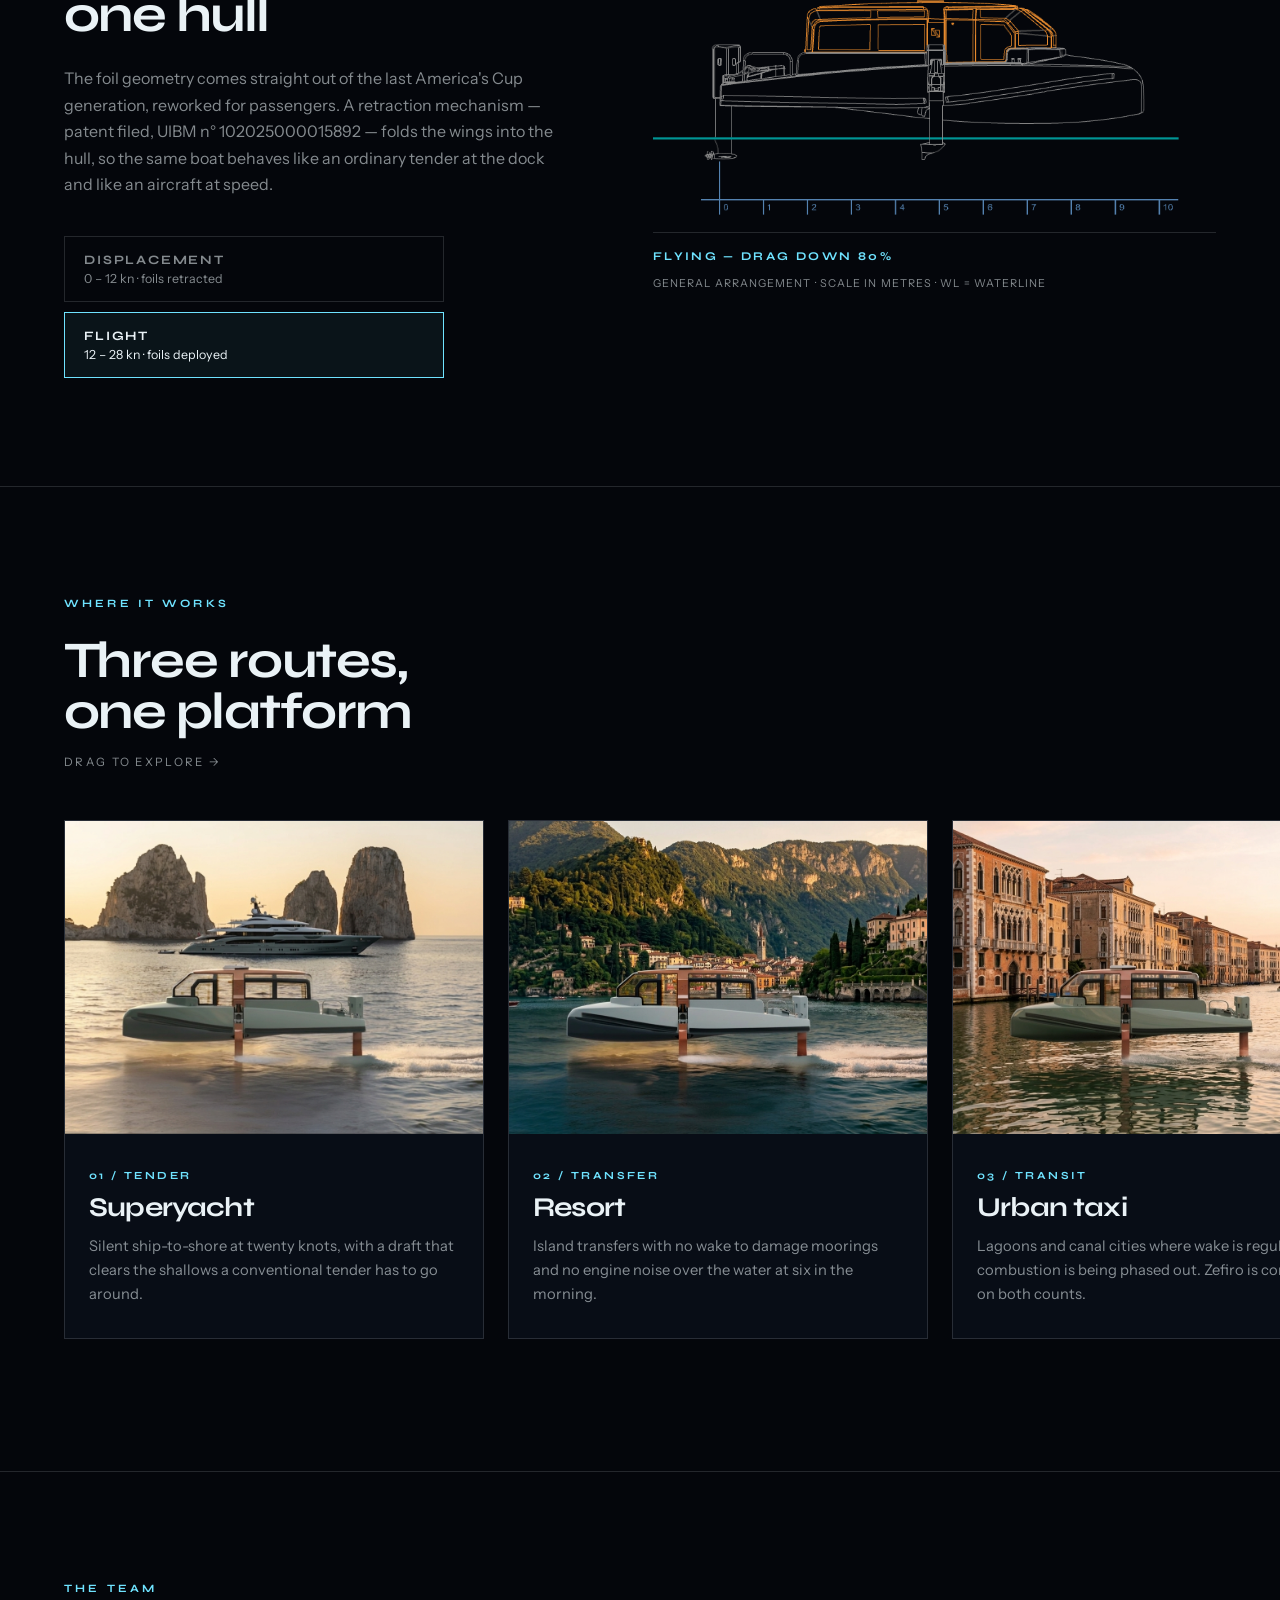
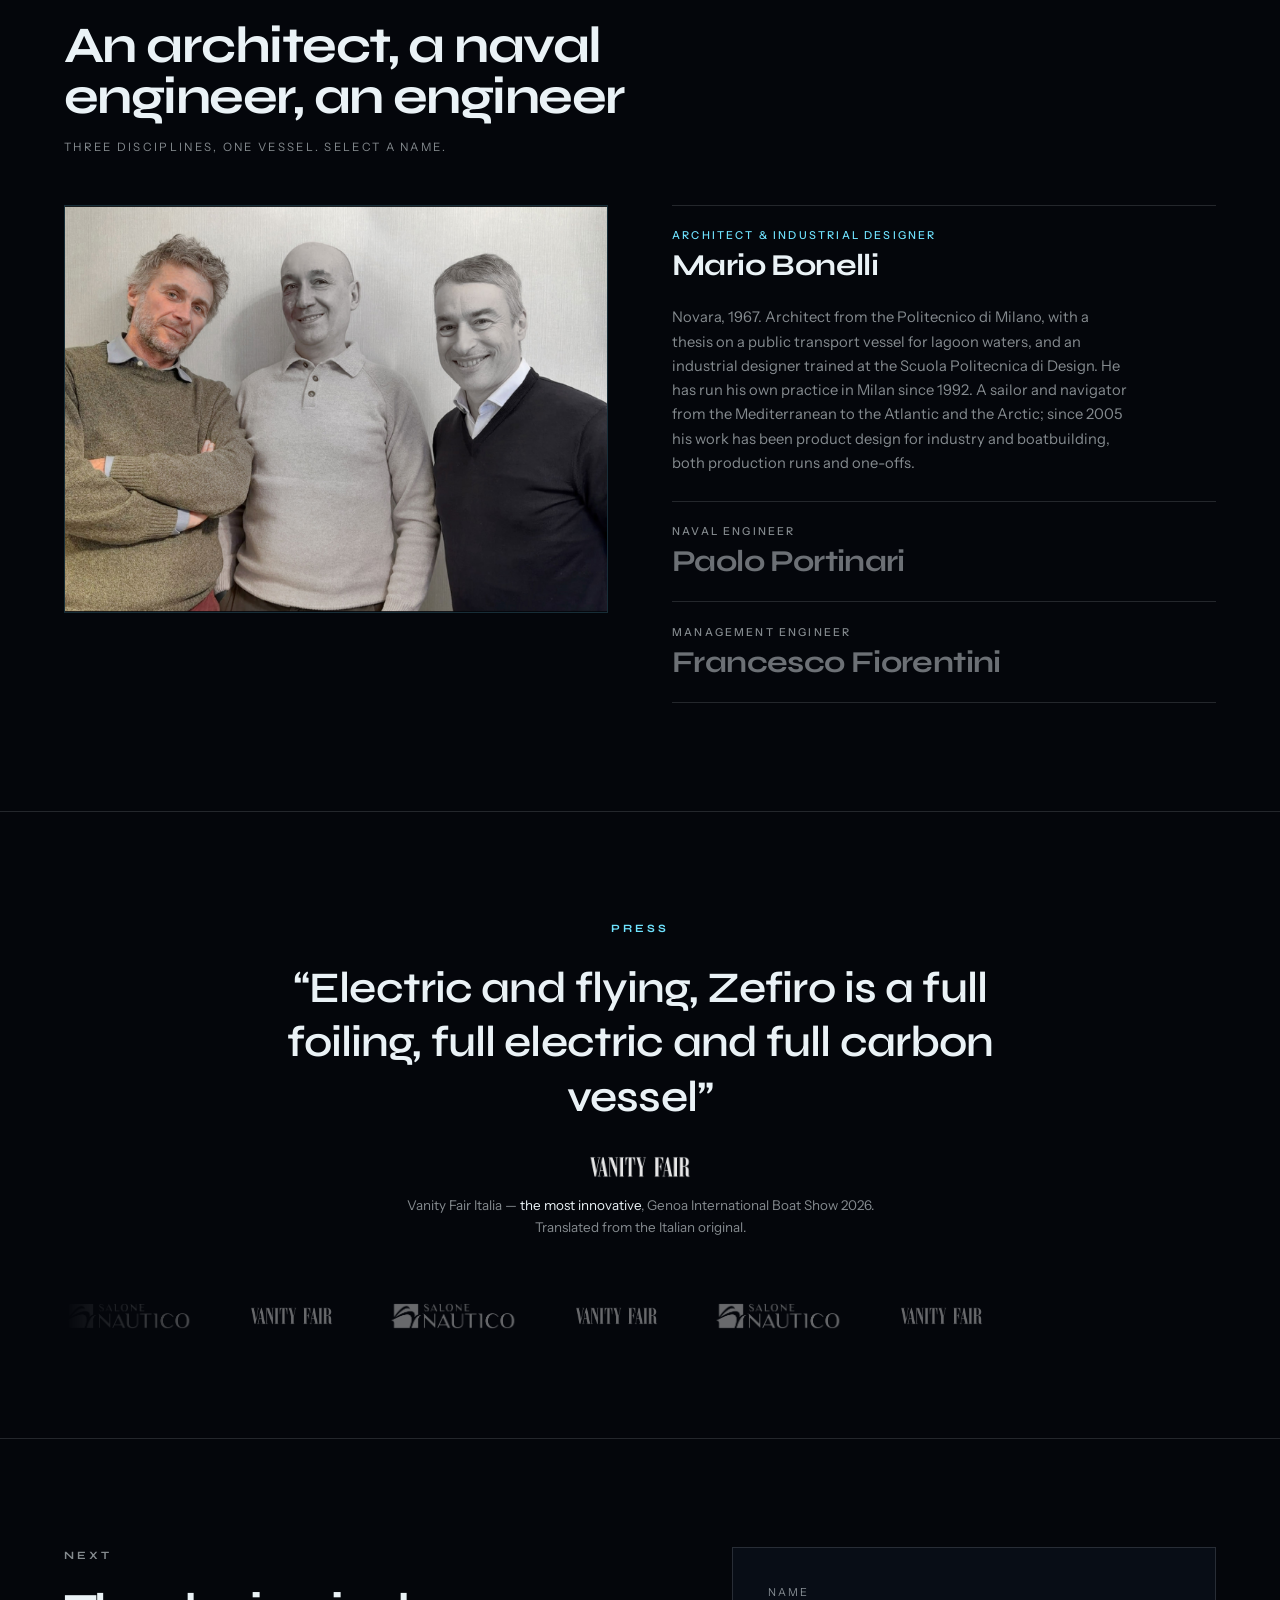
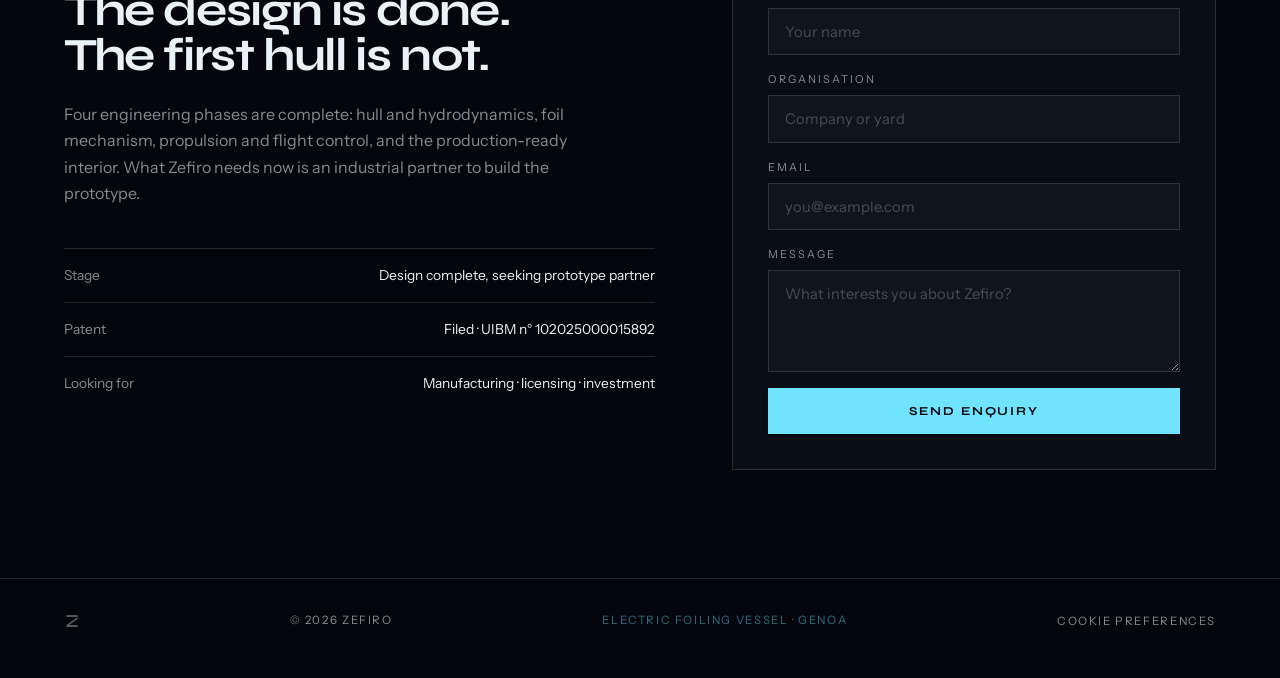
<file: theproject.htm>
<!doctype html>
<html lang="en">
<head>
<meta charset="utf-8">
<title>ZEFIRO</title>
<meta name="robots" content="noindex">
<link rel="canonical" href="https://www.flyzefiro.com/#craft">
<meta http-equiv="refresh" content="0; url=/#craft">
<script>location.replace('/#craft');</script>
</head>
<body style="background:#04060b;color:#eaf2f6;font-family:system-ui,sans-serif;padding:3rem">
<p>This page has moved. <a href="/#craft" style="color:#6fe3ff">Continue to flyzefiro.com</a>.</p>
</body>
</html>
</file>
<file: styles.css>
/* =========================================================
   ZEFIRO — redesign (local only)
   Palette:  near-black ground, ice-blue signal, warm paper
   Type:     Syne (display) · Instrument Sans (text)
   ========================================================= */

:root {
  --ink:    #04060b;
  --ink-2:  #080d16;
  --ice:    #6fe3ff;
  --ice-dim:#2a6f85;
  --paper:  #eaf2f6;
  --muted:  rgba(234, 242, 246, 0.56);
  --faint:  rgba(234, 242, 246, 0.14);
  --hair:   rgba(111, 227, 255, 0.18);

  --gut:    clamp(1.25rem, 5vw, 6rem);
  --maxw:   1320px;
  --ease:   cubic-bezier(0.22, 1, 0.36, 1);
}

*, *::before, *::after { box-sizing: border-box; }

html { scroll-behavior: smooth; }

body {
  margin: 0;
  background: var(--ink);
  color: var(--paper);
  font-family: 'Instrument Sans', system-ui, sans-serif;
  font-size: 16px;
  line-height: 1.65;
  overflow-x: hidden;
  -webkit-font-smoothing: antialiased;
}

img { display: block; max-width: 100%; }

h1, h2, h3 {
  font-family: 'Syne', sans-serif;
  font-weight: 700;
  letter-spacing: -0.03em;
  line-height: 0.98;
  margin: 0;
}

::selection { background: var(--ice); color: var(--ink); }

/* film grain, keeps the flat black from banding */
.grain {
  position: fixed;
  inset: 0;
  z-index: 9;
  pointer-events: none;
  opacity: 0.035;
  background-image: url("data:image/svg+xml,%3Csvg xmlns='http://www.w3.org/2000/svg' width='160' height='160'%3E%3Cfilter id='n'%3E%3CfeTurbulence type='fractalNoise' baseFrequency='0.85' numOctaves='3'/%3E%3C/filter%3E%3Crect width='160' height='160' filter='url(%23n)'/%3E%3C/svg%3E");
}

.eyebrow {
  font-family: 'Syne', sans-serif;
  font-size: 0.7rem;
  font-weight: 700;
  letter-spacing: 0.28em;
  text-transform: uppercase;
  color: var(--ice);
  margin: 0 0 1.4rem;
}

/* ───────── top bar ───────── */
.topbar {
  position: fixed;
  top: 0; left: 0; right: 0;
  z-index: 20;
  display: flex;
  align-items: center;
  justify-content: space-between;
  gap: 1rem;
  padding: 1.1rem var(--gut);
  mix-blend-mode: difference;
}

.mark {
  display: flex;
  align-items: center;
  gap: 0.6rem;
  color: #fff;
  text-decoration: none;
  font-family: 'Syne', sans-serif;
  font-weight: 800;
  letter-spacing: 0.22em;
  font-size: 0.82rem;
}

.mark svg { width: 20px; height: 20px; fill: #fff; }

.topbar-meta {
  margin: 0;
  display: flex;
  align-items: center;
  gap: 0.55rem;
  font-size: 0.72rem;
  letter-spacing: 0.16em;
  text-transform: uppercase;
  color: #fff;
}

.pulse {
  width: 6px; height: 6px;
  border-radius: 50%;
  background: var(--ice);
  animation: pulse 2.4s var(--ease) infinite;
}

@keyframes pulse {
  0%, 100% { opacity: 1;   transform: scale(1); }
  50%      { opacity: 0.3; transform: scale(0.7); }
}

.topbar-cta {
  color: #fff;
  text-decoration: none;
  font-size: 0.72rem;
  letter-spacing: 0.16em;
  text-transform: uppercase;
  border-bottom: 1px solid rgba(255,255,255,0.4);
  padding-bottom: 2px;
}

@media (max-width: 760px) {
  .topbar-meta { display: none; }
}

/* ───────── progress rail ───────── */
.rail {
  position: fixed;
  left: clamp(0.8rem, 2vw, 1.6rem);
  top: 50%;
  transform: translateY(-50%);
  z-index: 18;
}

.rail ul { list-style: none; margin: 0; padding: 0; display: grid; gap: 1.1rem; }

.rail-line {
  position: absolute;
  left: 4px; top: -1.2rem; bottom: -1.2rem;
  width: 1px;
  background: var(--faint);
}

.rail-fill {
  position: absolute;
  left: 0; top: 0;
  width: 1px;
  height: 0;
  background: var(--ice);
  transition: height 0.15s linear;
}

.rail-dot {
  position: relative;
  display: block;
  width: 9px; height: 9px;
  border-radius: 50%;
  background: var(--faint);
  transition: background 0.3s var(--ease), transform 0.3s var(--ease);
}

.rail-dot span {
  position: absolute;
  left: 20px; top: 50%;
  transform: translateY(-50%) translateX(-6px);
  font-size: 0.64rem;
  letter-spacing: 0.18em;
  text-transform: uppercase;
  white-space: nowrap;
  color: var(--muted);
  opacity: 0;
  transition: opacity 0.3s var(--ease), transform 0.3s var(--ease);
}

.rail-dot:hover span { opacity: 1; transform: translateY(-50%) translateX(0); }
.rail-dot.is-on { background: var(--ice); transform: scale(1.35); }

@media (max-width: 960px) { .rail { display: none; } }

/* ───────── hero ───────── */
.hero {
  position: relative;
  min-height: 100svh;
  display: flex;
  flex-direction: column;
  justify-content: center;
  padding: 5.5rem var(--gut) 0;
  overflow: hidden;
}

.hero-canvas { position: absolute; inset: 0; width: 100%; height: 100%; }

.hero-veil {
  position: absolute; inset: 0;
  background:
    radial-gradient(120% 90% at 18% 40%, rgba(4,6,11,0.2), rgba(4,6,11,0.94) 72%),
    linear-gradient(to bottom, rgba(4,6,11,0.8), transparent 30%, rgba(4,6,11,0.9));
}

.hero-inner { position: relative; z-index: 2; max-width: var(--maxw); width: 100%; margin: 0 auto; }

.kicker {
  display: flex;
  align-items: center;
  gap: 0.9rem;
  font-size: 0.72rem;
  letter-spacing: 0.26em;
  text-transform: uppercase;
  color: var(--ice);
  margin: 0 0 1.5rem;
}

.kicker-rule { width: 54px; height: 1px; background: var(--ice); }

.hero-title {
  font-size: clamp(3.2rem, 11.6vw, 9.6rem);
  font-weight: 800;
  margin: 0 0 1.6rem;
}

.hero-title .line { display: block; overflow: hidden; }
.hero-title em { font-style: normal; color: var(--ice); }

.hero-lede {
  max-width: 54ch;
  font-size: clamp(1rem, 1.5vw, 1.18rem);
  color: var(--muted);
  margin: 0 0 2.1rem;
}

.hero-actions { display: flex; gap: 0.9rem; flex-wrap: wrap; }

.hero-ticker {
  position: relative;
  z-index: 2;
  margin-top: auto;
  padding: 1.1rem 0;
  border-top: 1px solid var(--faint);
  border-bottom: 1px solid var(--faint);
  overflow: hidden;
  mask-image: linear-gradient(to right, transparent, #000 8%, #000 92%, transparent);
  -webkit-mask-image: linear-gradient(to right, transparent, #000 8%, #000 92%, transparent);
}

.hero-ticker-track {
  display: flex;
  align-items: center;
  gap: 1.6rem;
  width: max-content;
  animation: ticker 34s linear infinite;
  font-family: 'Syne', sans-serif;
  font-size: 0.78rem;
  font-weight: 600;
  letter-spacing: 0.2em;
  text-transform: uppercase;
  color: var(--muted);
}

.hero-ticker-track i { color: var(--ice-dim); font-style: normal; }

@keyframes ticker { to { transform: translateX(-50%); } }

.hero-scroll {
  position: absolute;
  bottom: 6.5rem; right: var(--gut);
  z-index: 3;
  width: 1px; height: 54px;
  background: var(--faint);
  overflow: hidden;
}

.hero-scroll span {
  position: absolute; inset: 0;
  background: var(--ice);
  animation: scrollCue 2.2s var(--ease) infinite;
}

@keyframes scrollCue {
  0%   { transform: translateY(-100%); }
  60%  { transform: translateY(100%); }
  100% { transform: translateY(100%); }
}

@media (max-width: 760px) { .hero-scroll { display: none; } }

/* ───────── buttons ───────── */
.btn {
  position: relative;
  display: inline-flex;
  align-items: center;
  justify-content: center;
  padding: 0.95rem 1.8rem;
  font-family: 'Syne', sans-serif;
  font-size: 0.76rem;
  font-weight: 700;
  letter-spacing: 0.16em;
  text-transform: uppercase;
  text-decoration: none;
  color: var(--ink);
  background: var(--ice);
  border: 1px solid var(--ice);
  cursor: pointer;
  overflow: hidden;
  transition: color 0.35s var(--ease);
}

.btn span { position: relative; z-index: 2; }

.btn::after {
  content: '';
  position: absolute;
  inset: 0;
  background: var(--ink);
  transform: translateY(101%);
  transition: transform 0.4s var(--ease);
}

.btn:hover { color: var(--ice); }
.btn:hover::after { transform: translateY(0); }

.btn-ghost { background: transparent; color: var(--paper); border-color: var(--faint); }
.btn-ghost::after { background: var(--paper); }
.btn-ghost:hover { color: var(--ink); border-color: var(--paper); }

.btn-wide { width: 100%; }

/* ───────── manifesto ───────── */
.manifesto {
  max-width: var(--maxw);
  margin: 0 auto;
  padding: clamp(7rem, 16vh, 12rem) var(--gut);
}

.statement {
  font-family: 'Syne', sans-serif;
  font-size: clamp(1.7rem, 5.2vw, 4.2rem);
  font-weight: 600;
  line-height: 1.12;
  letter-spacing: -0.025em;
  margin: 0 0 5rem;
  max-width: 20ch;
}

.statement [data-word] {
  display: inline-block;
  color: rgba(234, 242, 246, 0.12);
  transition: color 0.45s var(--ease);
}

.statement [data-word].lit { color: var(--paper); }
.statement [data-word].hi.lit { color: var(--ice); }

.delta { max-width: 640px; }

.delta-bar {
  position: relative;
  height: 2px;
  background: var(--faint);
  margin-bottom: 2.2rem;
}

.delta-fill {
  position: absolute;
  left: 0; top: 0; bottom: 0;
  width: 0;
  background: var(--ice);
  transition: width 1.6s var(--ease);
}

.delta-tick {
  position: absolute;
  top: -2.2rem;
  transform: translateX(-50%);
  font-family: 'Syne', sans-serif;
  font-size: 0.9rem;
  font-weight: 700;
  color: var(--ice);
}

.delta-tick i {
  position: absolute;
  left: 50%; top: 1.5rem;
  width: 1px; height: 0.7rem;
  background: var(--ice);
}

.delta-note { color: var(--muted); margin: 0; max-width: 46ch; }

/* ───────── craft / specs ───────── */
.craft {
  position: relative;
  display: grid;
  grid-template-columns: 1fr 1fr;
  gap: clamp(2rem, 6vw, 6rem);
  max-width: var(--maxw);
  margin: 0 auto;
  padding: 0 var(--gut) clamp(6rem, 12vh, 10rem);
}

.craft-sticky {
  position: sticky;
  top: 0;
  height: 100svh;
  display: flex;
  flex-direction: column;
  justify-content: center;
  padding: 5rem 0;
}

.craft-head {
  font-size: clamp(2rem, 3.6vw, 3.2rem);
  margin-bottom: 2.5rem;
}

.craft-shot { margin: 0; position: relative; }

.craft-shot img {
  width: 100%;
  aspect-ratio: 16 / 10;
  object-fit: cover;
  border: 1px solid var(--hair);
  transition: opacity 0.5s var(--ease);
}

/* General arrangement drawings are about 2.2:1 and 2.9:1 against a 1.6:1
   frame — cropping them cuts the ends off the boat. */
.craft-shot img.is-drawing {
  object-fit: contain;
  padding: 1.25rem;
  background: rgba(111, 227, 255, 0.03);
}

.craft-shot figcaption {
  margin-top: 0.8rem;
  font-size: 0.7rem;
  letter-spacing: 0.18em;
  text-transform: uppercase;
  color: var(--muted);
}

.specs { list-style: none; margin: 0; padding: 0; }

.spec {
  min-height: 100svh;
  display: flex;
  flex-direction: column;
  justify-content: center;
  padding: 4rem 0;
  border-bottom: 1px solid var(--faint);
  opacity: 0.3;
  transition: opacity 0.5s var(--ease);
}

.spec.is-on { opacity: 1; }
.spec:last-child { border-bottom: none; }

.spec-no {
  font-family: 'Syne', sans-serif;
  font-size: 0.72rem;
  font-weight: 700;
  letter-spacing: 0.24em;
  color: var(--ice);
}

.spec-value {
  font-family: 'Syne', sans-serif;
  font-size: clamp(3.2rem, 8vw, 6.5rem);
  font-weight: 800;
  line-height: 1;
  letter-spacing: -0.04em;
  margin: 0.6rem 0 0.4rem;
}

.spec h3 {
  font-size: 1.05rem;
  font-weight: 600;
  letter-spacing: 0.14em;
  text-transform: uppercase;
  color: var(--muted);
  margin-bottom: 1.2rem;
}

.spec-body { color: var(--muted); max-width: 42ch; margin: 0; }

@media (max-width: 900px) {
  .craft { grid-template-columns: 1fr; }
  .craft-sticky { position: relative; height: auto; padding: 6rem 0 2rem; }
  .spec { min-height: auto; padding: 3rem 0; opacity: 1; }
}

/* ───────── foils ───────── */
.foils {
  display: grid;
  grid-template-columns: 1fr 1.1fr;
  align-items: center;
  gap: clamp(2rem, 6vw, 5rem);
  max-width: var(--maxw);
  margin: 0 auto;
  padding: clamp(5rem, 12vh, 9rem) var(--gut);
  border-top: 1px solid var(--faint);
}

.foils-head { font-size: clamp(2rem, 4vw, 3.4rem); margin-bottom: 1.6rem; }
.foils-body { color: var(--muted); max-width: 46ch; margin: 0 0 2.4rem; }

.states { display: grid; gap: 0.6rem; max-width: 380px; }

.state {
  display: grid;
  gap: 0.2rem;
  text-align: left;
  padding: 0.95rem 1.2rem;
  background: transparent;
  border: 1px solid var(--faint);
  color: var(--muted);
  cursor: pointer;
  font-family: inherit;
  transition: border-color 0.3s var(--ease), color 0.3s var(--ease), background 0.3s var(--ease);
}

.state-k {
  font-family: 'Syne', sans-serif;
  font-size: 0.8rem;
  font-weight: 700;
  letter-spacing: 0.14em;
  text-transform: uppercase;
}

.state-v { font-size: 0.78rem; }

.state:hover { border-color: var(--hair); }

.state.is-on {
  border-color: var(--ice);
  color: var(--paper);
  background: rgba(111, 227, 255, 0.06);
}

.foils-stage { position: relative; }

/* The yard's own general-arrangement drawings, one per foil state.
   They are black line art on white, so they are inverted for the dark page;
   the extra hue-rotate puts the colours back where the draughtsman had them
   (orange superstructure, teal waterline) instead of leaving them negated. */
.blueprint { margin: 0; }

.bp-frame {
  position: relative;
  overflow: hidden;              /* hides the Italian WL / "volo" labels on the left */
  aspect-ratio: 794 / 326;
}

/* Both drawings are redrawn onto one 794x326 canvas with the waterline on the
   same row (side-close-aligned.png), so the sea stays put while the hull rises.
   With a shared canvas the crop can be a flat percentage on both. */
.bp {
  position: absolute;
  inset: 0;
  width: 106.5%;
  margin-left: -6.5%;
  height: 100%;
  filter: invert(1) hue-rotate(180deg);
  transition: opacity 0.9s var(--ease);
}

.bp-up   { opacity: 0; }
.bp-down { opacity: 1; }

.blueprint.flying .bp-up   { opacity: 1; }
.blueprint.flying .bp-down { opacity: 0; }

.bp-cap {
  display: flex;
  flex-wrap: wrap;
  align-items: baseline;
  justify-content: space-between;
  gap: 0.5rem 1.5rem;
  margin-top: 1rem;
  padding-top: 0.9rem;
  border-top: 1px solid var(--faint);
}

.bp-state {
  font-family: 'Syne', sans-serif;
  font-size: 0.74rem;
  font-weight: 700;
  letter-spacing: 0.2em;
  text-transform: uppercase;
  color: var(--ice);
}

.bp-scale {
  font-size: 0.68rem;
  letter-spacing: 0.1em;
  text-transform: uppercase;
  color: var(--muted);
}

@media (max-width: 900px) {
  .foils { grid-template-columns: 1fr; }
}

/* ───────── routes ───────── */
.routes {
  padding: clamp(5rem, 12vh, 9rem) 0;
  border-top: 1px solid var(--faint);
}

.routes-head {
  max-width: var(--maxw);
  margin: 0 auto 3rem;
  padding: 0 var(--gut);
}

.routes-head h2 { font-size: clamp(2rem, 4vw, 3.4rem); margin-bottom: 1rem; }

.routes-note {
  font-size: 0.72rem;
  letter-spacing: 0.2em;
  text-transform: uppercase;
  color: var(--muted);
  margin: 0;
}

.rail-scroll {
  display: flex;
  gap: 1.5rem;
  overflow-x: auto;
  padding: 0 var(--gut) 1.5rem;
  scroll-snap-type: x mandatory;
  scrollbar-width: none;
  cursor: grab;
}

.rail-scroll::-webkit-scrollbar { display: none; }
.rail-scroll.dragging { cursor: grabbing; scroll-snap-type: none; }

.route {
  flex: 0 0 min(78vw, 420px);
  scroll-snap-align: center;
  border: 1px solid var(--faint);
  background: var(--ink-2);
  transition: border-color 0.4s var(--ease), transform 0.4s var(--ease);
}

.route:hover { border-color: var(--hair); transform: translateY(-6px); }

.route img {
  width: 100%;
  aspect-ratio: 4 / 3;
  object-fit: cover;
  user-select: none;
  -webkit-user-drag: none;
}

.route-body { padding: 1.6rem 1.5rem 2rem; }

.route-no {
  font-family: 'Syne', sans-serif;
  font-size: 0.68rem;
  font-weight: 700;
  letter-spacing: 0.22em;
  text-transform: uppercase;
  color: var(--ice);
}

.route h3 { font-size: 1.7rem; margin: 0.5rem 0 0.8rem; }
.route p { color: var(--muted); margin: 0; font-size: 0.92rem; }

/* ───────── press ───────── */
.press {
  max-width: var(--maxw);
  margin: 0 auto;
  padding: clamp(5rem, 12vh, 9rem) var(--gut);
  border-top: 1px solid var(--faint);
  text-align: center;
}

.quote {
  font-family: 'Syne', sans-serif;
  font-size: clamp(1.4rem, 3.4vw, 2.8rem);
  font-weight: 600;
  line-height: 1.25;
  letter-spacing: -0.02em;
  max-width: 24ch;
  margin: 0 auto 2rem;
}

.quote-src {
  display: flex;
  flex-direction: column;
  align-items: center;
  gap: 1rem;
  color: var(--muted);
  font-size: 0.84rem;
  max-width: 52ch;
  margin: 0 auto;
}

.quote-src em { font-style: normal; color: var(--paper); }
.quote-logo { height: 22px; width: auto; opacity: 0.9; }

.logos {
  margin-top: 4rem;
  overflow: hidden;
  mask-image: linear-gradient(to right, transparent, #000 15%, #000 85%, transparent);
  -webkit-mask-image: linear-gradient(to right, transparent, #000 15%, #000 85%, transparent);
}

.logos-track {
  display: flex;
  align-items: center;
  gap: 3.5rem;
  width: max-content;
  animation: logos 24s linear infinite;
}

@keyframes logos { to { transform: translateX(calc(-100% / 3)); } }

.logos-track img { opacity: 0.4; flex-shrink: 0; }
.lg-salone { height: 28px; filter: brightness(0) invert(1); }
.lg-vf     { height: 18px; }

/* ───────── partner ───────── */
.partner {
  display: grid;
  grid-template-columns: 1.1fr 0.9fr;
  gap: clamp(2rem, 6vw, 5rem);
  max-width: var(--maxw);
  margin: 0 auto;
  padding: clamp(5rem, 12vh, 9rem) var(--gut);
  border-top: 1px solid var(--faint);
}

.partner h2 { font-size: clamp(1.9rem, 3.6vw, 3rem); margin-bottom: 1.4rem; }
.partner-copy > p { color: var(--muted); max-width: 48ch; }

.facts { margin: 2.6rem 0 0; display: grid; gap: 0; }

.facts > div {
  display: flex;
  justify-content: space-between;
  gap: 1.5rem;
  padding: 0.95rem 0;
  border-top: 1px solid var(--faint);
  font-size: 0.86rem;
}

.facts dt { color: var(--muted); margin: 0; }
.facts dd { margin: 0; text-align: right; }

.partner-form {
  display: grid;
  gap: 1rem;
  align-content: start;
  padding: clamp(1.5rem, 3vw, 2.2rem);
  border: 1px solid var(--faint);
  background: var(--ink-2);
}

.partner-form label { display: grid; gap: 0.4rem; }

/* label only — an unscoped .partner-form span also caught the one inside
   the submit button and bleached its text. */
.partner-form label span {
  font-size: 0.68rem;
  letter-spacing: 0.18em;
  text-transform: uppercase;
  color: var(--muted);
}

.partner-form input,
.partner-form textarea {
  width: 100%;
  padding: 0.85rem 1rem;
  background: rgba(255,255,255,0.03);
  border: 1px solid var(--faint);
  color: var(--paper);
  font-family: inherit;
  font-size: 0.92rem;
  resize: vertical;
  transition: border-color 0.25s var(--ease), background 0.25s var(--ease);
}

.partner-form input:focus,
.partner-form textarea:focus {
  outline: none;
  border-color: var(--ice);
  background: rgba(111, 227, 255, 0.05);
}

.partner-form input::placeholder,
.partner-form textarea::placeholder { color: rgba(234,242,246,0.25); }

.form-msg {
  margin: 0;
  font-size: 0.84rem;
  line-height: 1.5;
  padding: 0.8rem 1rem;
  border-left: 2px solid var(--ice);
  background: rgba(111, 227, 255, 0.07);
  color: var(--paper);
}

.form-msg[data-kind="bad"] {
  border-left-color: #ff8a6b;
  background: rgba(255, 138, 107, 0.08);
}

.partner-form button[disabled] { opacity: 0.6; cursor: progress; }

@media (max-width: 900px) { .partner { grid-template-columns: 1fr; } }

/* ───────── footer ───────── */
.foot {
  display: flex;
  flex-wrap: wrap;
  justify-content: space-between;
  gap: 1rem;
  max-width: var(--maxw);
  margin: 0 auto;
  padding: 2rem var(--gut) 3rem;
  border-top: 1px solid var(--faint);
  font-size: 0.72rem;
  letter-spacing: 0.14em;
  text-transform: uppercase;
  color: var(--muted);
}

.foot-mid { color: var(--ice-dim); }

/* ───────── reveal ───────── */
[data-reveal] {
  opacity: 0;
  transform: translateY(26px);
  transition: opacity 0.9s var(--ease), transform 0.9s var(--ease);
}

[data-reveal].shown { opacity: 1; transform: none; }

@media (prefers-reduced-motion: reduce) {
  html { scroll-behavior: auto; }
  [data-reveal] { opacity: 1; transform: none; transition: none; }
  .hero-ticker-track, .logos-track, .pulse, .hero-scroll span { animation: none; }
  .statement [data-word] { color: var(--paper); }
}

/* =========================================================
   FOOTER EXTRAS
   ========================================================= */
.foot-mark {
  display: inline-flex;
  align-items: center;
  opacity: 0.35;
  transition: opacity 0.3s var(--ease);
}

.foot-mark svg { width: 16px; height: 16px; fill: var(--paper); }
.foot-mark:hover { opacity: 0.6; }

.foot-prefs {
  font-family: inherit;
  font-size: 0.72rem;
  letter-spacing: 0.14em;
  text-transform: uppercase;
  color: var(--muted);
  background: none;
  border: 0;
  padding: 0;
  cursor: pointer;
  transition: color 0.25s var(--ease);
}

.foot-prefs:hover { color: var(--paper); }
.foot-prefs[hidden] { display: none; }

/* =========================================================
   CONSENT BAR (analytics.js)
   ========================================================= */
.z-consent {
  position: fixed;
  left: 50%;
  bottom: 1.25rem;
  transform: translateX(-50%) translateY(150%);
  z-index: 40;
  width: min(760px, calc(100vw - 2rem));
  display: flex;
  align-items: center;
  gap: 1.5rem;
  padding: 1.1rem 1.4rem;
  background: var(--ink-2);
  border: 1px solid var(--hair);
  box-shadow: 0 20px 60px rgba(0, 0, 0, 0.6);
  opacity: 0;
  transition: transform 0.45s var(--ease), opacity 0.45s var(--ease);
}

.z-consent.visible { transform: translateX(-50%) translateY(0); opacity: 1; }

.z-consent-text { margin: 0; font-size: 0.84rem; line-height: 1.55; color: var(--muted); }
.z-consent-actions { display: flex; gap: 0.6rem; flex-shrink: 0; }

.z-consent-btn {
  font-family: 'Syne', sans-serif;
  font-size: 0.74rem;
  font-weight: 700;
  letter-spacing: 0.14em;
  text-transform: uppercase;
  padding: 0.7rem 1.3rem;
  border: 1px solid var(--ice);
  background: var(--ice);
  color: var(--ink);
  cursor: pointer;
  transition: opacity 0.2s var(--ease);
}

.z-consent-btn:hover { opacity: 0.85; }

.z-consent-btn--ghost {
  background: transparent;
  color: var(--muted);
  border-color: var(--faint);
}

.z-consent-btn--ghost:hover { color: var(--paper); border-color: var(--paper); }

@media (max-width: 767px) {
  .z-consent { flex-direction: column; align-items: stretch; gap: 1rem; }
  .z-consent-btn { flex: 1; }
}

/* =========================================================
   STATS GATE (stats.htm)
   ========================================================= */
.gate {
  min-height: 100svh;
  display: flex;
  align-items: center;
  justify-content: center;
  padding: 6rem var(--gut) 4rem;
}

.gate-inner { width: 100%; max-width: 560px; }

.gate h1 { font-size: clamp(2rem, 4vw, 2.8rem); margin-bottom: 1rem; }

.gate-lede { color: var(--muted); margin: 0 0 2.5rem; }

.gate-panel {
  border: 1px solid var(--faint);
  background: var(--ink-2);
  padding: 1.75rem;
}

.gate-row {
  display: flex;
  justify-content: space-between;
  gap: 1rem;
  padding: 0.8rem 0;
  border-bottom: 1px solid var(--faint);
  font-size: 0.86rem;
}

.gate-row:last-of-type { border-bottom: none; }
.gate-row dt { margin: 0; color: var(--muted); }
.gate-row dd { margin: 0; text-align: right; }

.gate-cta { margin-top: 1.6rem; }

.gate-warn {
  margin: 2rem 0 0;
  padding: 1rem 1.1rem;
  border-left: 2px solid var(--ice);
  background: rgba(111, 227, 255, 0.06);
  font-size: 0.82rem;
  line-height: 1.6;
  color: var(--muted);
}

.gate-back {
  display: inline-block;
  margin-top: 2rem;
  font-size: 0.74rem;
  letter-spacing: 0.14em;
  text-transform: uppercase;
  color: var(--muted);
  text-decoration: none;
}

.gate-back:hover { color: var(--paper); }

/* =========================================================
   TEAM
   One group portrait shot three times over, each with a
   different person left in colour — the picture changes with
   the name you pick.
   ========================================================= */
.team {
  max-width: var(--maxw);
  margin: 0 auto;
  padding: clamp(5rem, 12vh, 9rem) var(--gut);
  border-top: 1px solid var(--faint);
}

.team-head { margin-bottom: 3rem; }
.team-head h2 { font-size: clamp(2rem, 4vw, 3.4rem); margin-bottom: 1rem; }

.team-note {
  font-size: 0.72rem;
  letter-spacing: 0.2em;
  text-transform: uppercase;
  color: var(--muted);
  margin: 0;
}

.team-body {
  display: grid;
  grid-template-columns: 1fr 1fr;
  gap: clamp(2rem, 5vw, 4rem);
  align-items: start;
}

.team-shot { margin: 0; position: sticky; top: 6rem; }

.team-shot img {
  width: 100%;
  aspect-ratio: 4 / 3;
  object-fit: cover;
  border: 1px solid var(--hair);
  transition: opacity 0.45s var(--ease);
}

.team-list { list-style: none; margin: 0; padding: 0; }

.member { border-top: 1px solid var(--faint); }
.member:last-child { border-bottom: 1px solid var(--faint); }

.member-btn {
  display: grid;
  gap: 0.3rem;
  width: 100%;
  text-align: left;
  padding: 1.4rem 0;
  background: none;
  border: 0;
  cursor: pointer;
  font-family: inherit;
}

.member-role {
  font-size: 0.68rem;
  font-weight: 500;
  letter-spacing: 0.2em;
  text-transform: uppercase;
  color: var(--muted);
  transition: color 0.3s var(--ease);
}

.member-name {
  font-family: 'Syne', sans-serif;
  font-size: clamp(1.3rem, 2.6vw, 1.9rem);
  font-weight: 700;
  letter-spacing: -0.02em;
  color: rgba(234, 242, 246, 0.45);
  transition: color 0.3s var(--ease);
}

.member-btn:hover .member-name { color: var(--paper); }
.member.is-on .member-name { color: var(--paper); }
.member.is-on .member-role { color: var(--ice); }

/* The bio belongs to the selected name only. The 0fr → 1fr collapse needs the
   grid item itself to allow min-height: 0, which a bare text node cannot be
   given — hence the span. Without it a closed bio keeps its full height. */
.member-bio {
  margin: 0;
  color: var(--muted);
  font-size: 0.92rem;
  max-width: 46ch;
  display: grid;
  grid-template-rows: 0fr;
  opacity: 0;
  transition: grid-template-rows 0.5s var(--ease), opacity 0.4s var(--ease),
              padding-bottom 0.5s var(--ease);
  padding-bottom: 0;
}

.member-bio > span { min-height: 0; overflow: hidden; }

.member.is-on .member-bio {
  grid-template-rows: 1fr;
  opacity: 1;
  padding-bottom: 1.6rem;
}

@media (max-width: 900px) {
  .team-body { grid-template-columns: 1fr; }
  .team-shot { position: relative; top: 0; }
}

/* Without JS, or with motion turned down, every bio stays readable. */
@media (prefers-reduced-motion: reduce) {
  .member-bio {
    grid-template-rows: 1fr;
    opacity: 1;
    padding-bottom: 1.6rem;
    transition: none;
  }
}
</file>
